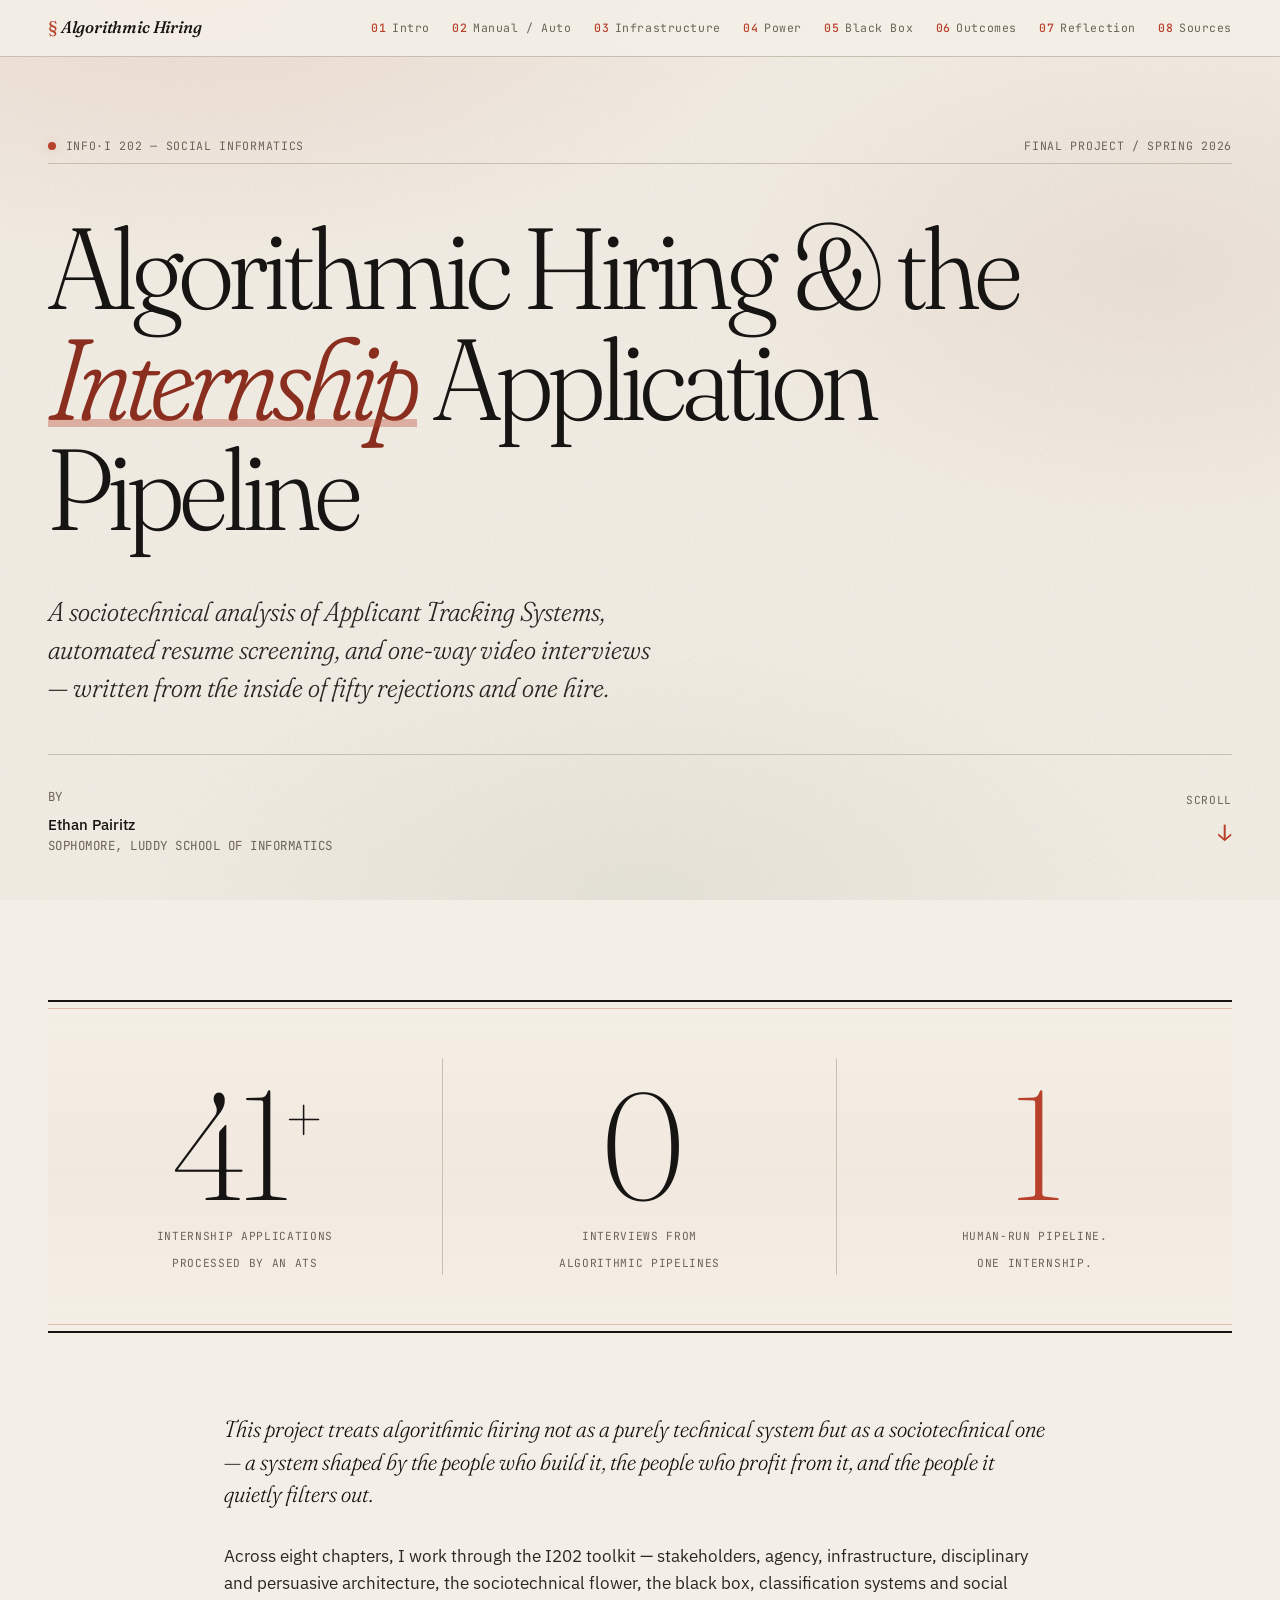
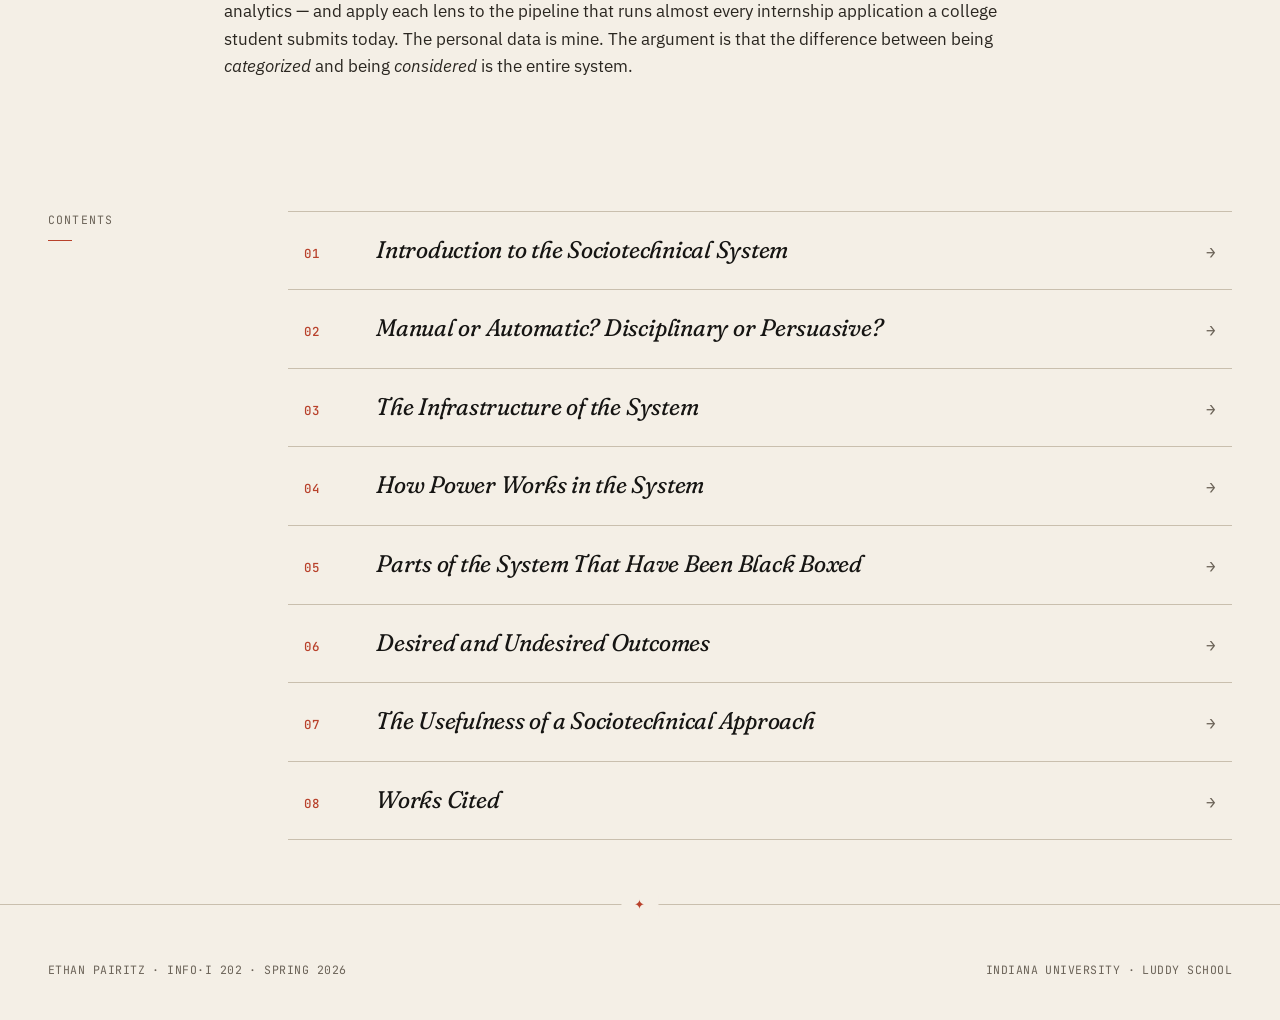
<file: index.html>
<!doctype html>
<html lang="en">
<head>
  <meta charset="utf-8" />
  <meta name="viewport" content="width=device-width, initial-scale=1" />
  <title>Algorithmic Hiring & the Internship Application Pipeline · Ethan Pairitz</title>
  <meta name="description" content="A sociotechnical analysis of Applicant Tracking Systems and one-way video interviews — INFO-I 202 final project, Spring 2026." />
  <link rel="stylesheet" href="assets/style.css" />
</head>
<body data-section="home">

  <div class="progress" aria-hidden="true"><div class="bar"></div></div>

  <nav class="nav">
    <div class="nav-inner">
      <a class="nav-brand" href="index.html"><span class="amp">§</span> Algorithmic Hiring</a>
      <ul class="nav-list">
        <li><a href="01-introduction.html"      data-section="01"><span class="num">01</span> Intro</a></li>
        <li><a href="02-manual-or-automatic.html" data-section="02"><span class="num">02</span> Manual / Auto</a></li>
        <li><a href="03-infrastructure.html"    data-section="03"><span class="num">03</span> Infrastructure</a></li>
        <li><a href="04-power.html"             data-section="04"><span class="num">04</span> Power</a></li>
        <li><a href="05-black-box.html"         data-section="05"><span class="num">05</span> Black Box</a></li>
        <li><a href="06-outcomes.html"          data-section="06"><span class="num">06</span> Outcomes</a></li>
        <li><a href="07-usefulness.html"        data-section="07"><span class="num">07</span> Reflection</a></li>
        <li><a href="08-works-cited.html"       data-section="08"><span class="num">08</span> Sources</a></li>
      </ul>
      <button class="nav-toggle" aria-label="Toggle navigation">Menu</button>
    </div>
  </nav>

  <main>
    <section class="hero">
      <div class="eyebrow-row reveal d1">
        <span><span class="accent"></span>INFO&middot;I 202 — Social Informatics</span>
        <span>Final Project / Spring 2026</span>
      </div>

      <h1 class="title reveal d2">
        Algorithmic Hiring &amp; the <em>Internship</em> Application Pipeline
      </h1>

      <p class="standfirst reveal d3">
        A sociotechnical analysis of Applicant Tracking Systems, automated resume
        screening, and one-way video interviews — written from the inside of fifty
        rejections and one hire.
      </p>

      <div class="author-block reveal d4">
        <div>
          By <strong>Ethan Pairitz</strong>
          <span>Sophomore, Luddy School of Informatics</span>
        </div>
        <div class="scroll-cue">
          Scroll
          <span class="arrow">↓</span>
        </div>
      </div>
    </section>

    <section class="counter-band fade-in" aria-label="Headline statistics">
      <div class="col">
        <span class="figure"><span data-count="50">0</span><span class="plus">+</span></span>
        <span class="caption">Internship applications<br/>processed by an ATS</span>
      </div>
      <div class="col">
        <span class="figure"><span data-count="0">0</span></span>
        <span class="caption">Interviews from<br/>algorithmic pipelines</span>
      </div>
      <div class="col accent">
        <span class="figure"><span data-count="1">0</span></span>
        <span class="caption">Human-run pipeline.<br/>One internship.</span>
      </div>
    </section>

    <section class="prose wide fade-in" style="padding-bottom:2rem;">
      <p class="lead">
        This project treats algorithmic hiring not as a purely technical system but
        as a sociotechnical one — a system shaped by the people who build it, the
        people who profit from it, and the people it quietly filters out.
      </p>

      <p>
        Across eight chapters, I work through the I202 toolkit — stakeholders,
        agency, infrastructure, disciplinary and persuasive architecture, the
        sociotechnical flower, the black box, classification systems and social
        analytics — and apply each lens to the pipeline that runs almost every
        internship application a college student submits today. The personal data
        is mine. The argument is that the difference between being
        <em>categorized</em> and being <em>considered</em> is the entire system.
      </p>
    </section>

    <section class="toc fade-in" aria-label="Table of contents">
      <div class="toc-label">Contents</div>
      <ol class="toc-list">
        <li><a href="01-introduction.html"><span class="num">01</span><span class="label">Introduction to the Sociotechnical System</span><span class="arrow">→</span></a></li>
        <li><a href="02-manual-or-automatic.html"><span class="num">02</span><span class="label">Manual or Automatic? Disciplinary or Persuasive?</span><span class="arrow">→</span></a></li>
        <li><a href="03-infrastructure.html"><span class="num">03</span><span class="label">The Infrastructure of the System</span><span class="arrow">→</span></a></li>
        <li><a href="04-power.html"><span class="num">04</span><span class="label">How Power Works in the System</span><span class="arrow">→</span></a></li>
        <li><a href="05-black-box.html"><span class="num">05</span><span class="label">Parts of the System That Have Been Black Boxed</span><span class="arrow">→</span></a></li>
        <li><a href="06-outcomes.html"><span class="num">06</span><span class="label">Desired and Undesired Outcomes</span><span class="arrow">→</span></a></li>
        <li><a href="07-usefulness.html"><span class="num">07</span><span class="label">The Usefulness of a Sociotechnical Approach</span><span class="arrow">→</span></a></li>
        <li><a href="08-works-cited.html"><span class="num">08</span><span class="label">Works Cited</span><span class="arrow">→</span></a></li>
      </ol>
    </section>
  </main>

  <footer>
    <span>Ethan Pairitz · INFO&middot;I 202 · Spring 2026</span>
    <span>Indiana University · Luddy School</span>
  </footer>

  <script src="assets/site.js"></script>
</body>
</html>
</file>
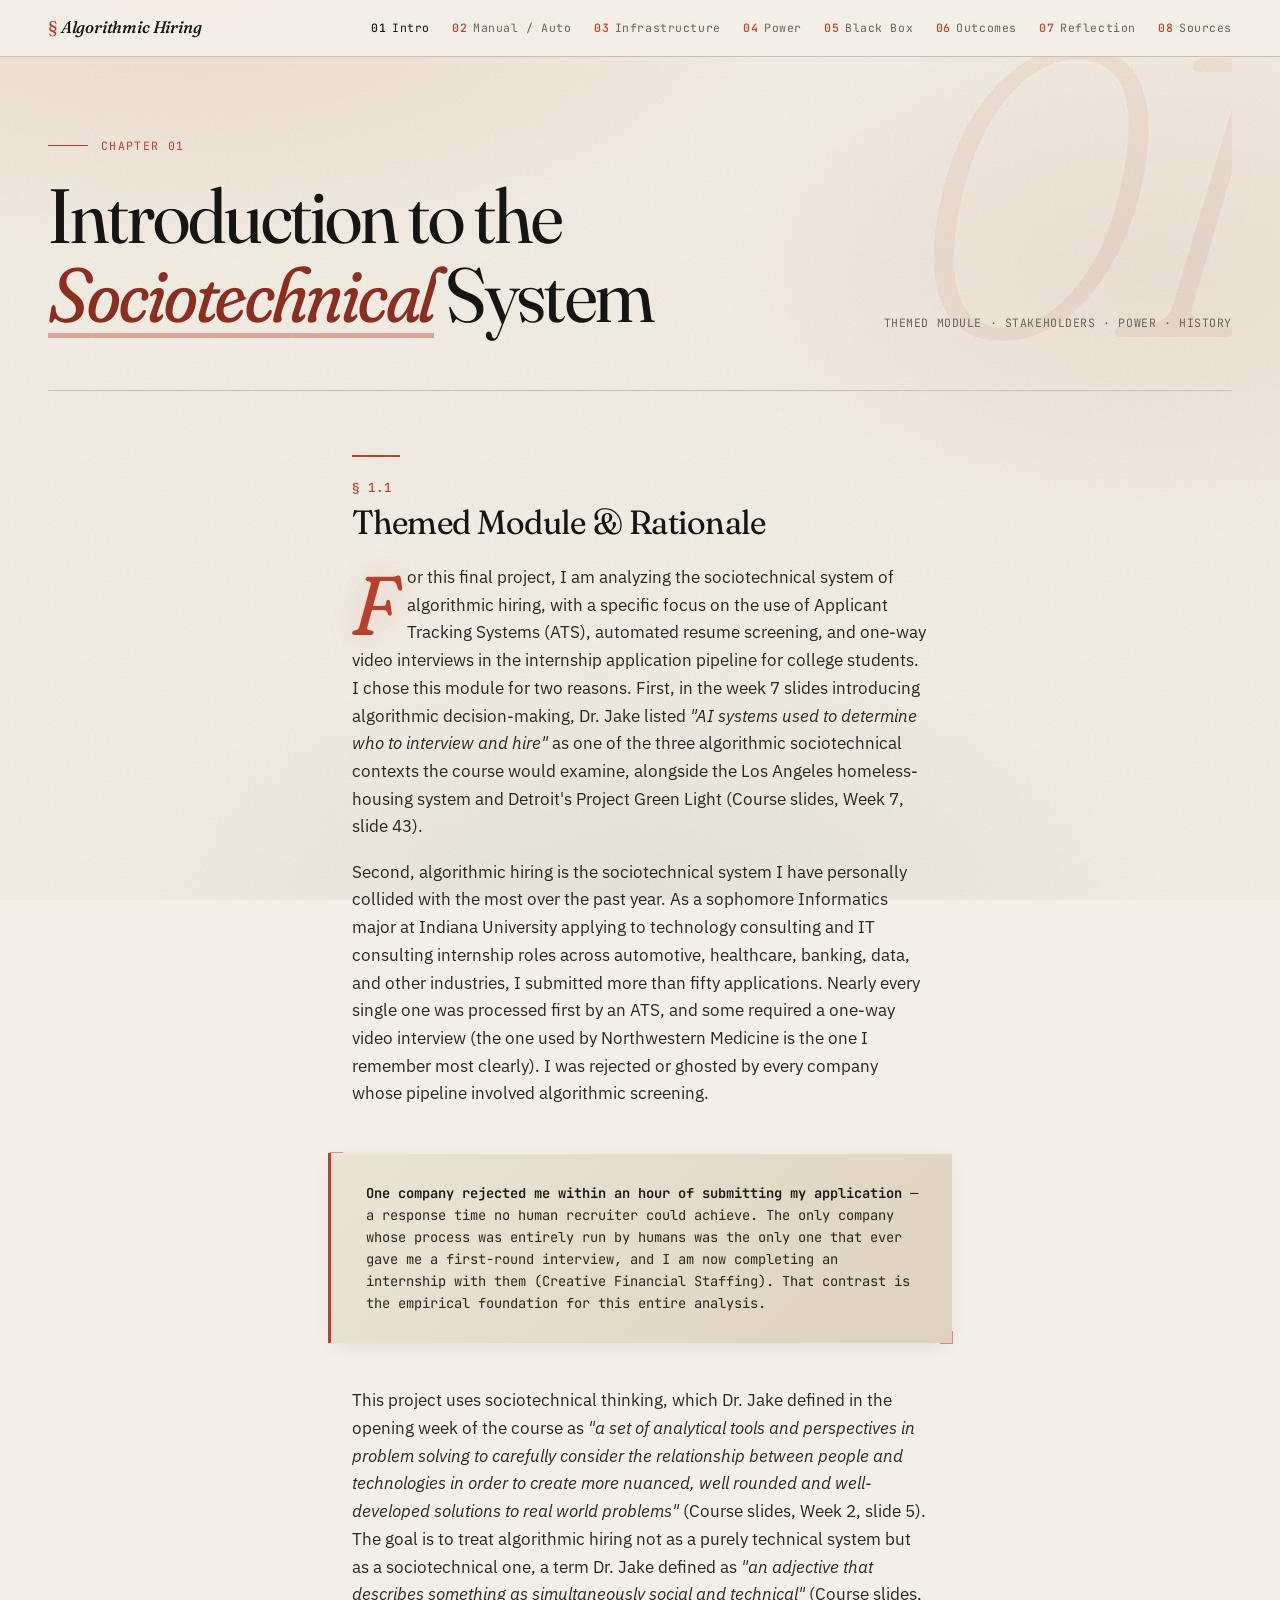
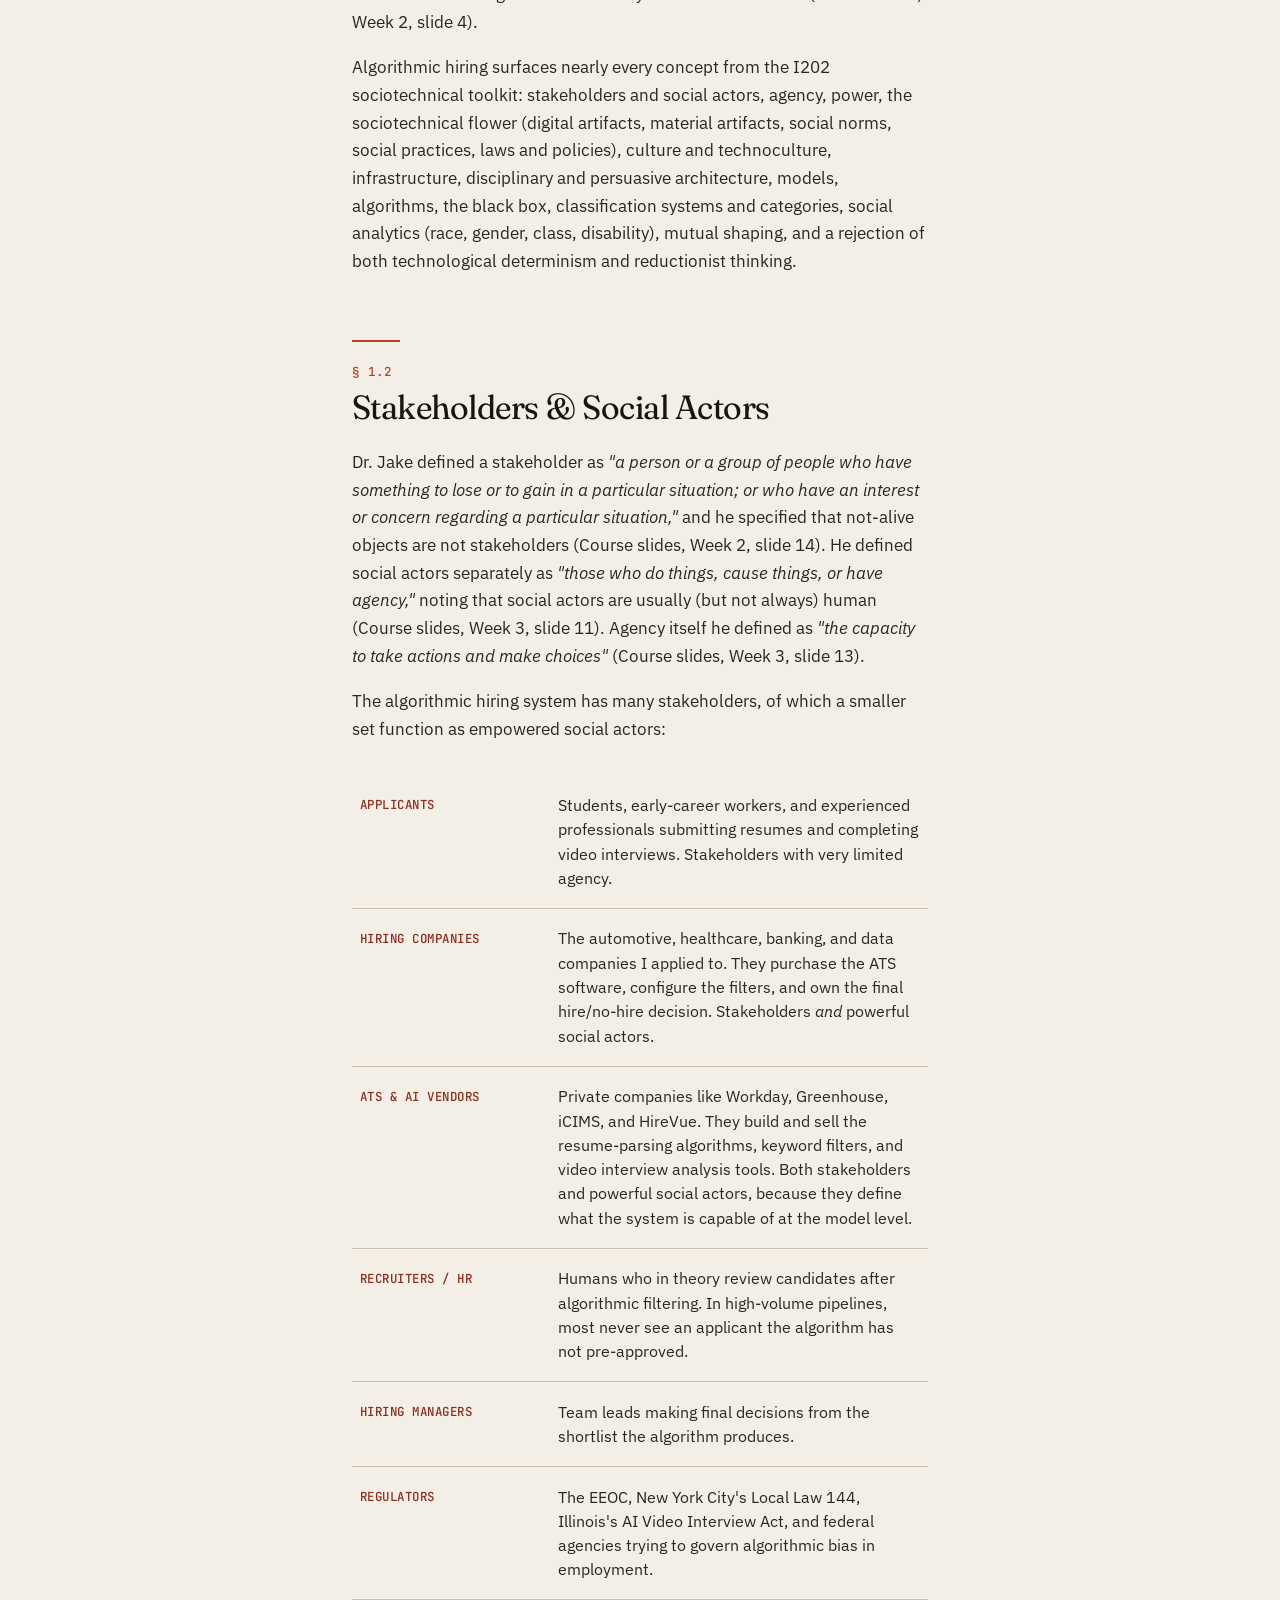
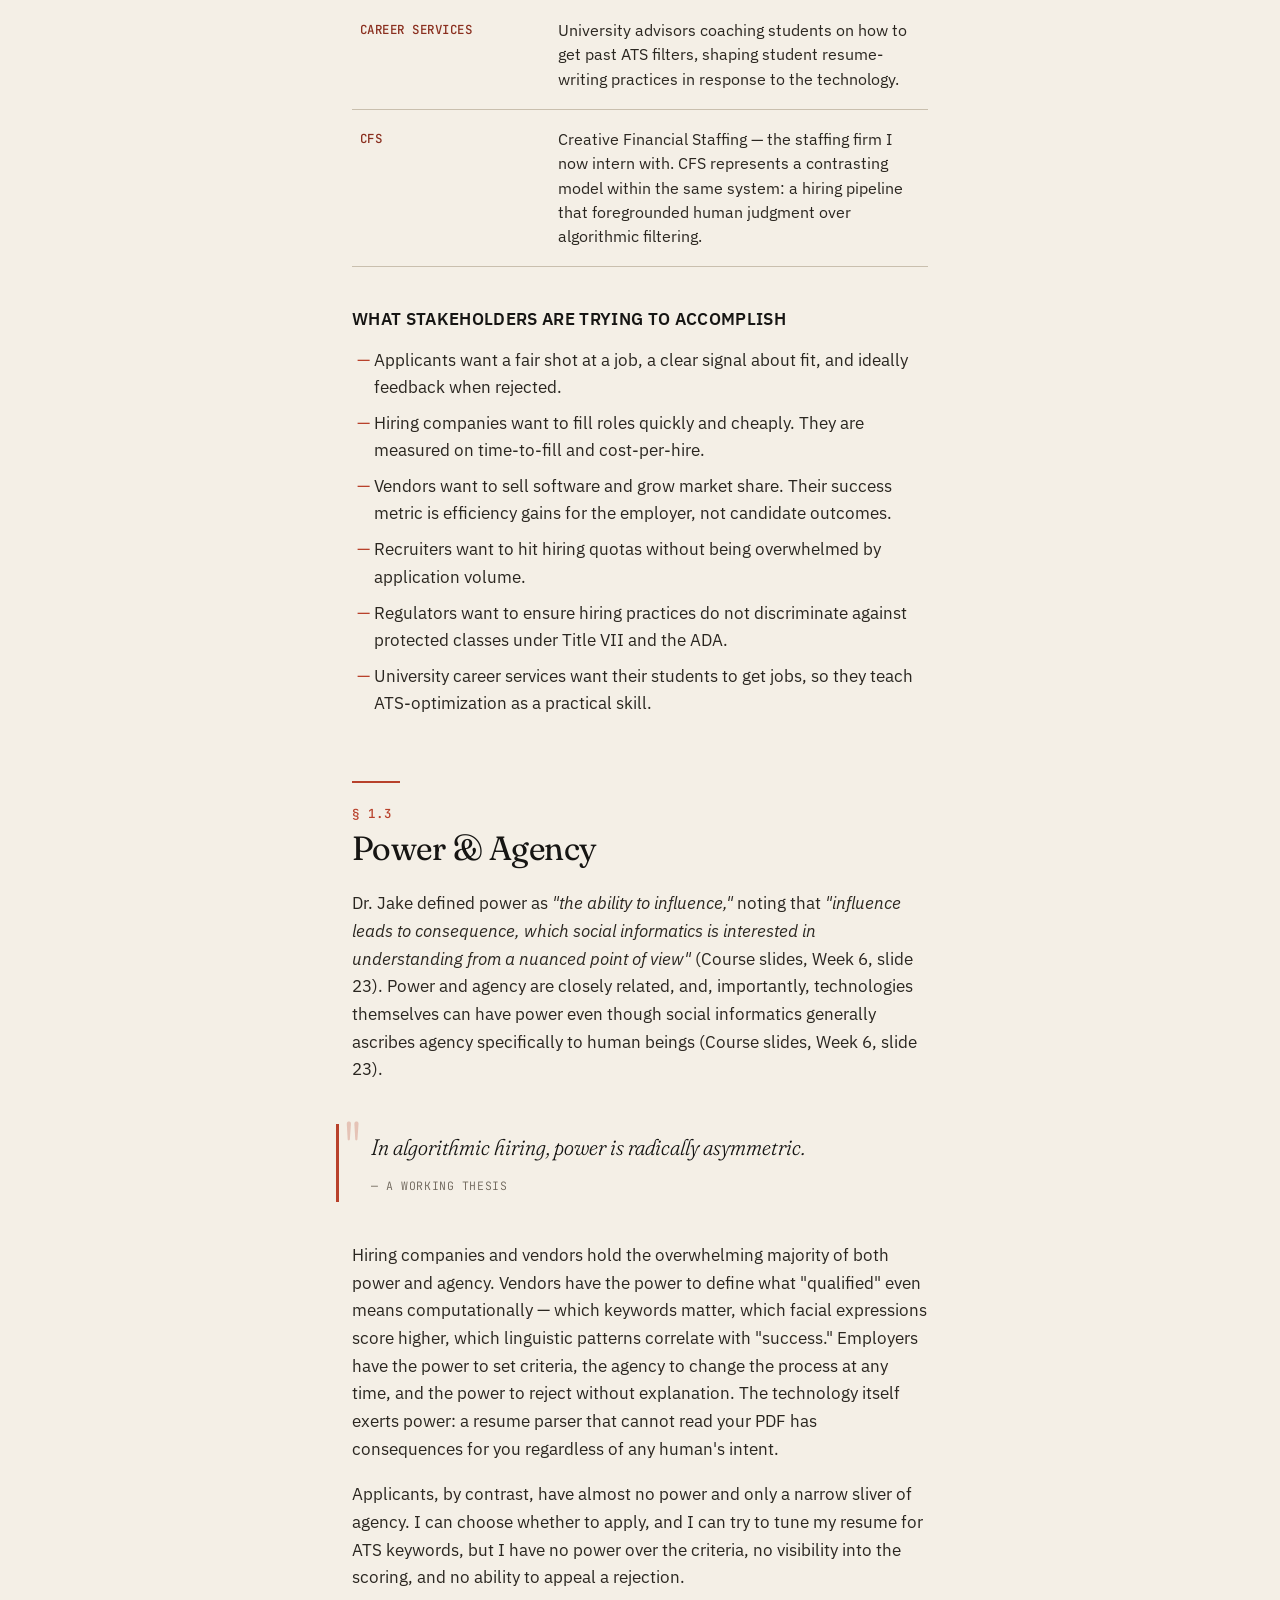
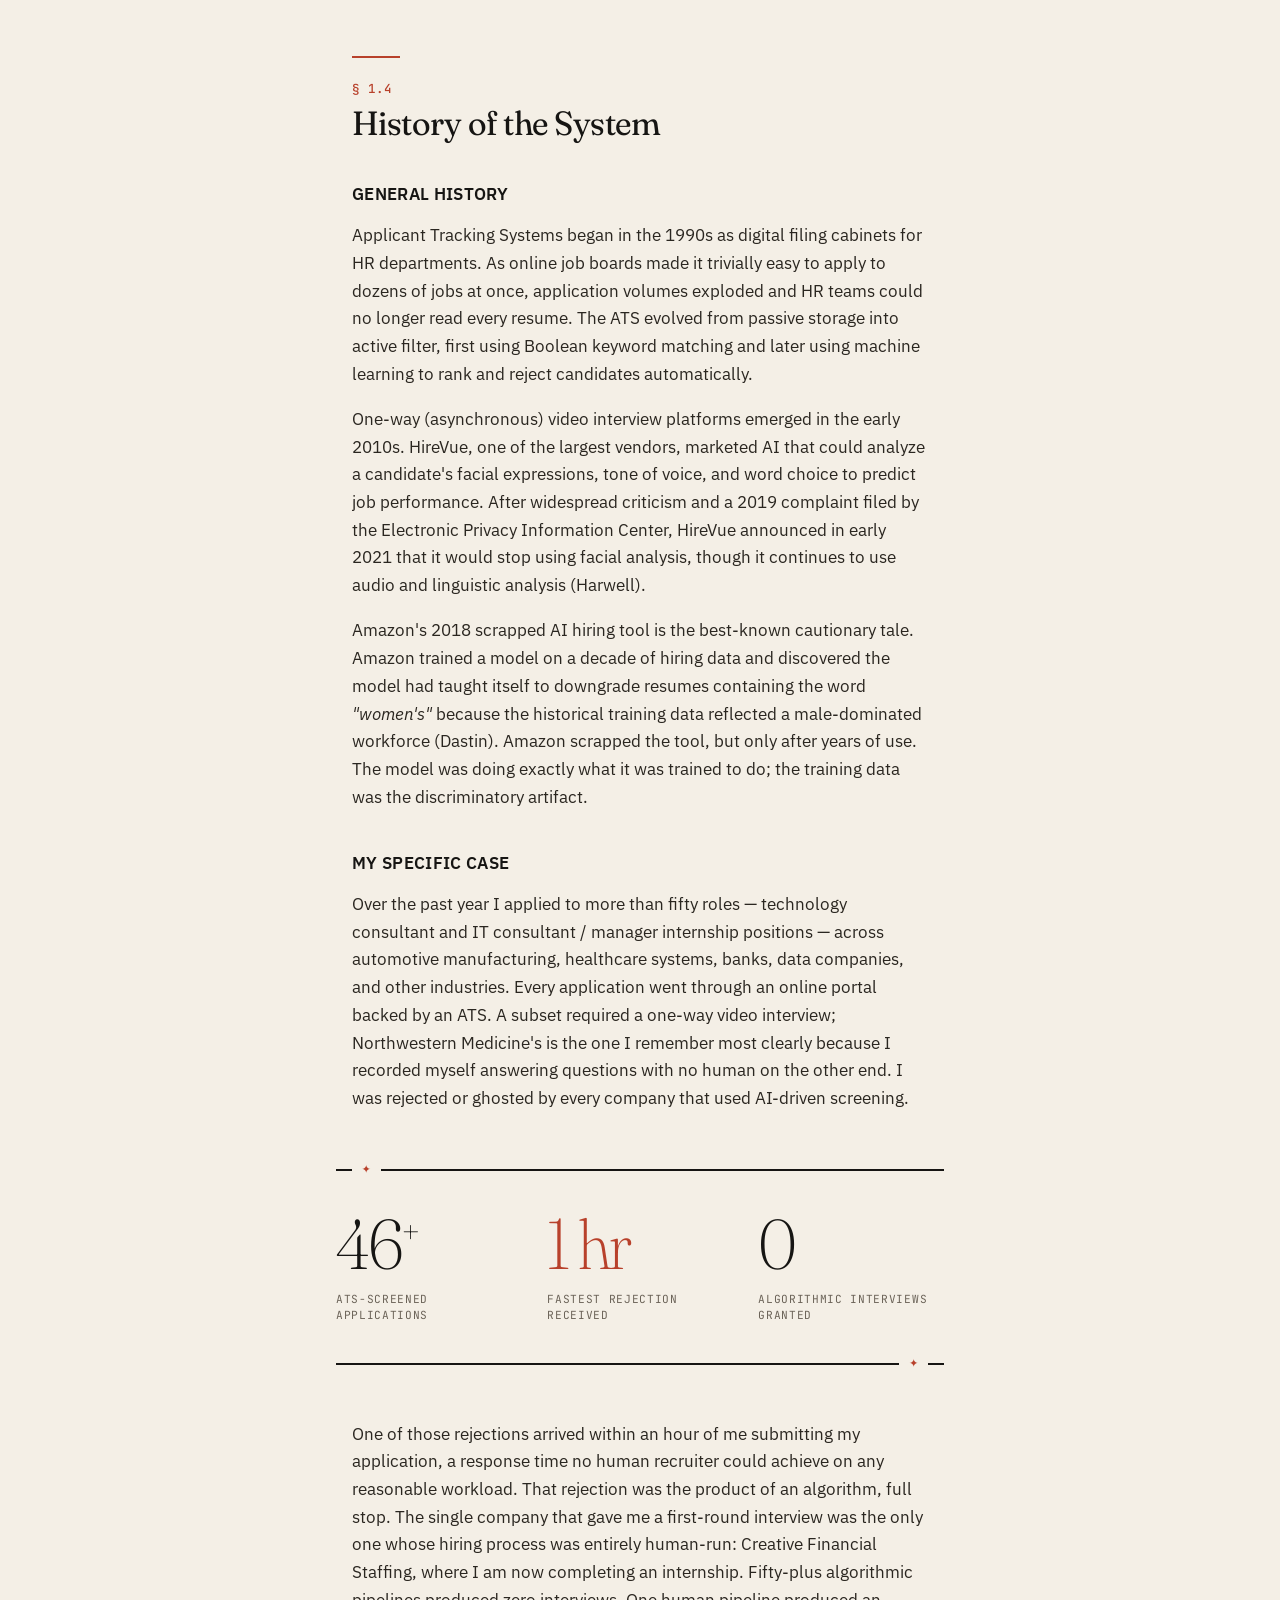
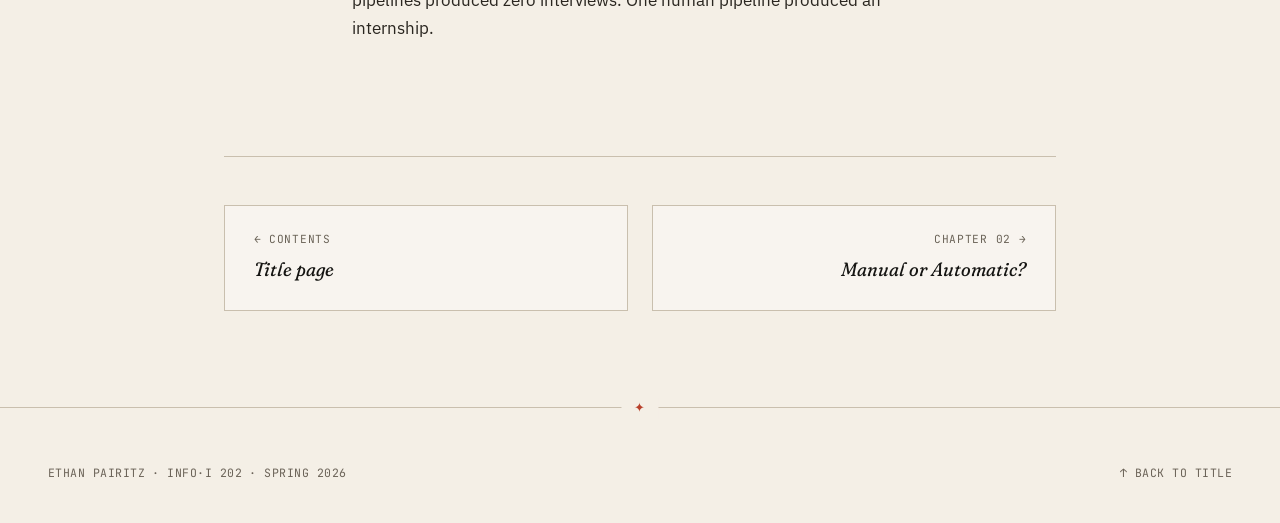
<file: 01-introduction.html>
<!doctype html>
<html lang="en">
<head>
  <meta charset="utf-8" />
  <meta name="viewport" content="width=device-width, initial-scale=1" />
  <title>01 · Introduction to the Sociotechnical System</title>
  <link rel="stylesheet" href="assets/style.css" />
</head>
<body data-section="01">

  <div class="progress" aria-hidden="true"><div class="bar"></div></div>

  <nav class="nav">
    <div class="nav-inner">
      <a class="nav-brand" href="index.html"><span class="amp">§</span> Algorithmic Hiring</a>
      <ul class="nav-list">
        <li><a href="01-introduction.html"      data-section="01"><span class="num">01</span> Intro</a></li>
        <li><a href="02-manual-or-automatic.html" data-section="02"><span class="num">02</span> Manual / Auto</a></li>
        <li><a href="03-infrastructure.html"    data-section="03"><span class="num">03</span> Infrastructure</a></li>
        <li><a href="04-power.html"             data-section="04"><span class="num">04</span> Power</a></li>
        <li><a href="05-black-box.html"         data-section="05"><span class="num">05</span> Black Box</a></li>
        <li><a href="06-outcomes.html"          data-section="06"><span class="num">06</span> Outcomes</a></li>
        <li><a href="07-usefulness.html"        data-section="07"><span class="num">07</span> Reflection</a></li>
        <li><a href="08-works-cited.html"       data-section="08"><span class="num">08</span> Sources</a></li>
      </ul>
      <button class="nav-toggle" aria-label="Toggle navigation">Menu</button>
    </div>
  </nav>

  <main>
    <header class="page-header">
      <span class="watermark" aria-hidden="true">01</span>
      <div>
        <div class="eyebrow reveal d1">Chapter 01</div>
        <h1 class="reveal d2">Introduction to the <em>Sociotechnical</em> System</h1>
      </div>
      <div class="meta-block reveal d3">
                Themed module · Stakeholders · Power · History
      </div>
    </header>

    <article class="prose">
      <h2><span class="num">§ 1.1</span>Themed Module &amp; Rationale</h2>

      <p class="dropcap">
        For this final project, I am analyzing the sociotechnical system of
        algorithmic hiring, with a specific focus on the use of Applicant
        Tracking Systems (ATS), automated resume screening, and one-way video
        interviews in the internship application pipeline for college students.
        I chose this module for two reasons. First, in the week 7 slides
        introducing algorithmic decision-making, Dr. Jake listed
        <em>"AI systems used to determine who to interview and hire"</em> as one
        of the three algorithmic sociotechnical contexts the course would
        examine, alongside the Los Angeles homeless-housing system and Detroit's
        Project Green Light (Course slides, Week 7, slide 43).
      </p>

      <p>
        Second, algorithmic hiring is the sociotechnical system I have personally
        collided with the most over the past year. As a sophomore Informatics
        major at Indiana University applying to technology consulting and IT
        consulting internship roles across automotive, healthcare, banking, data,
        and other industries, I submitted more than fifty applications. Nearly
        every single one was processed first by an ATS, and some required a
        one-way video interview (the one used by Northwestern Medicine is the one
        I remember most clearly). I was rejected or ghosted by every company
        whose pipeline involved algorithmic screening.
      </p>

      <div class="callout fade-in">
        <strong>One company rejected me within an hour of submitting my application</strong>
        — a response time no human recruiter could achieve. The only company whose
        process was entirely run by humans was the only one that ever gave me a
        first-round interview, and I am now completing an internship with them
        (Creative Financial Staffing). That contrast is the empirical foundation
        for this entire analysis.
      </div>

      <p>
        This project uses sociotechnical thinking, which Dr. Jake defined in the
        opening week of the course as <em>"a set of analytical tools and
        perspectives in problem solving to carefully consider the relationship
        between people and technologies in order to create more nuanced, well
        rounded and well-developed solutions to real world problems"</em>
        (Course slides, Week 2, slide 5). The goal is to treat algorithmic
        hiring not as a purely technical system but as a sociotechnical one,
        a term Dr. Jake defined as <em>"an adjective that describes something
        as simultaneously social and technical"</em>
        (Course slides, Week 2, slide 4).
      </p>

      <p>
        Algorithmic hiring surfaces nearly every concept from the I202
        sociotechnical toolkit: stakeholders and social actors, agency, power,
        the sociotechnical flower (digital artifacts, material artifacts, social
        norms, social practices, laws and policies), culture and technoculture,
        infrastructure, disciplinary and persuasive architecture, models,
        algorithms, the black box, classification systems and categories, social
        analytics (race, gender, class, disability), mutual shaping, and a
        rejection of both technological determinism and reductionist thinking.
      </p>

      <h2><span class="num">§ 1.2</span>Stakeholders &amp; Social Actors</h2>

      <p>
        Dr. Jake defined a stakeholder as <em>"a person or a group of people who
        have something to lose or to gain in a particular situation; or who have
        an interest or concern regarding a particular situation,"</em> and he
        specified that not-alive objects are not stakeholders
        (Course slides, Week 2, slide 14). He defined social actors separately
        as <em>"those who do things, cause things, or have agency,"</em> noting
        that social actors are usually (but not always) human
        (Course slides, Week 3, slide 11). Agency itself he defined as
        <em>"the capacity to take actions and make choices"</em>
        (Course slides, Week 3, slide 13).
      </p>

      <p>
        The algorithmic hiring system has many stakeholders, of which a smaller
        set function as empowered social actors:
      </p>

      <dl class="deflist fade-in">
        <div class="item"><dt>Applicants</dt><dd>Students, early-career workers, and experienced professionals submitting resumes and completing video interviews. Stakeholders with very limited agency.</dd></div>
        <div class="item"><dt>Hiring Companies</dt><dd>The automotive, healthcare, banking, and data companies I applied to. They purchase the ATS software, configure the filters, and own the final hire/no-hire decision. Stakeholders <em>and</em> powerful social actors.</dd></div>
        <div class="item"><dt>ATS &amp; AI Vendors</dt><dd>Private companies like Workday, Greenhouse, iCIMS, and HireVue. They build and sell the resume-parsing algorithms, keyword filters, and video interview analysis tools. Both stakeholders and powerful social actors, because they define what the system is capable of at the model level.</dd></div>
        <div class="item"><dt>Recruiters / HR</dt><dd>Humans who in theory review candidates after algorithmic filtering. In high-volume pipelines, most never see an applicant the algorithm has not pre-approved.</dd></div>
        <div class="item"><dt>Hiring Managers</dt><dd>Team leads making final decisions from the shortlist the algorithm produces.</dd></div>
        <div class="item"><dt>Regulators</dt><dd>The EEOC, New York City's Local Law 144, Illinois's AI Video Interview Act, and federal agencies trying to govern algorithmic bias in employment.</dd></div>
        <div class="item"><dt>Career Services</dt><dd>University advisors coaching students on how to get past ATS filters, shaping student resume-writing practices in response to the technology.</dd></div>
        <div class="item"><dt>CFS</dt><dd>Creative Financial Staffing — the staffing firm I now intern with. CFS represents a contrasting model within the same system: a hiring pipeline that foregrounded human judgment over algorithmic filtering.</dd></div>
      </dl>

      <h3>What stakeholders are trying to accomplish</h3>
      <ul>
        <li>Applicants want a fair shot at a job, a clear signal about fit, and ideally feedback when rejected.</li>
        <li>Hiring companies want to fill roles quickly and cheaply. They are measured on time-to-fill and cost-per-hire.</li>
        <li>Vendors want to sell software and grow market share. Their success metric is efficiency gains for the employer, not candidate outcomes.</li>
        <li>Recruiters want to hit hiring quotas without being overwhelmed by application volume.</li>
        <li>Regulators want to ensure hiring practices do not discriminate against protected classes under Title VII and the ADA.</li>
        <li>University career services want their students to get jobs, so they teach ATS-optimization as a practical skill.</li>
      </ul>

      <h2><span class="num">§ 1.3</span>Power &amp; Agency</h2>

      <p>
        Dr. Jake defined power as <em>"the ability to influence,"</em> noting
        that <em>"influence leads to consequence, which social informatics is
        interested in understanding from a nuanced point of view"</em>
        (Course slides, Week 6, slide 23). Power and agency are closely related,
        and, importantly, technologies themselves can have power even though
        social informatics generally ascribes agency specifically to human
        beings (Course slides, Week 6, slide 23).
      </p>

      <blockquote class="fade-in">
        In algorithmic hiring, power is radically asymmetric.
        <cite>— A working thesis</cite>
      </blockquote>

      <p>
        Hiring companies and vendors hold the overwhelming majority of both
        power and agency. Vendors have the power to define what "qualified"
        even means computationally — which keywords matter, which facial
        expressions score higher, which linguistic patterns correlate with
        "success." Employers have the power to set criteria, the agency to
        change the process at any time, and the power to reject without
        explanation. The technology itself exerts power: a resume parser that
        cannot read your PDF has consequences for you regardless of any human's
        intent.
      </p>

      <p>
        Applicants, by contrast, have almost no power and only a narrow sliver
        of agency. I can choose whether to apply, and I can try to tune my
        resume for ATS keywords, but I have no power over the criteria, no
        visibility into the scoring, and no ability to appeal a rejection.
      </p>

      <h2><span class="num">§ 1.4</span>History of the System</h2>

      <h3>General history</h3>
      <p>
        Applicant Tracking Systems began in the 1990s as digital filing cabinets
        for HR departments. As online job boards made it trivially easy to apply
        to dozens of jobs at once, application volumes exploded and HR teams
        could no longer read every resume. The ATS evolved from passive storage
        into active filter, first using Boolean keyword matching and later using
        machine learning to rank and reject candidates automatically.
      </p>

      <p>
        One-way (asynchronous) video interview platforms emerged in the early
        2010s. HireVue, one of the largest vendors, marketed AI that could
        analyze a candidate's facial expressions, tone of voice, and word choice
        to predict job performance. After widespread criticism and a 2019
        complaint filed by the Electronic Privacy Information Center, HireVue
        announced in early 2021 that it would stop using facial analysis, though
        it continues to use audio and linguistic analysis (Harwell).
      </p>

      <p>
        Amazon's 2018 scrapped AI hiring tool is the best-known cautionary tale.
        Amazon trained a model on a decade of hiring data and discovered the
        model had taught itself to downgrade resumes containing the word
        <em>"women's"</em> because the historical training data reflected a
        male-dominated workforce (Dastin). Amazon scrapped the tool, but only
        after years of use. The model was doing exactly what it was trained to
        do; the training data was the discriminatory artifact.
      </p>

      <h3>My specific case</h3>

      <p>
        Over the past year I applied to more than fifty roles — technology
        consultant and IT consultant / manager internship positions — across
        automotive manufacturing, healthcare systems, banks, data companies, and
        other industries. Every application went through an online portal backed
        by an ATS. A subset required a one-way video interview; Northwestern
        Medicine's is the one I remember most clearly because I recorded myself
        answering questions with no human on the other end. I was rejected or
        ghosted by every company that used AI-driven screening.
      </p>

      <div class="stat-row fade-in">
        <div class="stat">
          <div class="num"><span data-count="50">0</span><span style="font-size:0.55em;vertical-align:super;">+</span></div>
          <div class="label">ATS-screened applications</div>
        </div>
        <div class="stat">
          <div class="num accent">1 hr</div>
          <div class="label">Fastest rejection received</div>
        </div>
        <div class="stat">
          <div class="num"><span data-count="0">0</span></div>
          <div class="label">Algorithmic interviews granted</div>
        </div>
      </div>

      <p>
        One of those rejections arrived within an hour of me submitting my
        application, a response time no human recruiter could achieve on any
        reasonable workload. That rejection was the product of an algorithm,
        full stop. The single company that gave me a first-round interview was
        the only one whose hiring process was entirely human-run: Creative
        Financial Staffing, where I am now completing an internship.
        Fifty-plus algorithmic pipelines produced zero interviews. One human
        pipeline produced an internship.
      </p>
    </article>

    <nav class="pager" aria-label="Section navigation">
      <a href="index.html" class="prev">
        <span class="dir">← Contents</span>
        <span class="title">Title page</span>
      </a>
      <a href="02-manual-or-automatic.html" class="next">
        <span class="dir">Chapter 02 →</span>
        <span class="title">Manual or Automatic?</span>
      </a>
    </nav>
  </main>

  <footer>
    <span>Ethan Pairitz · INFO&middot;I 202 · Spring 2026</span>
    <span><a href="index.html">↑ Back to title</a></span>
  </footer>

  <script src="assets/site.js"></script>
</body>
</html>
</file>
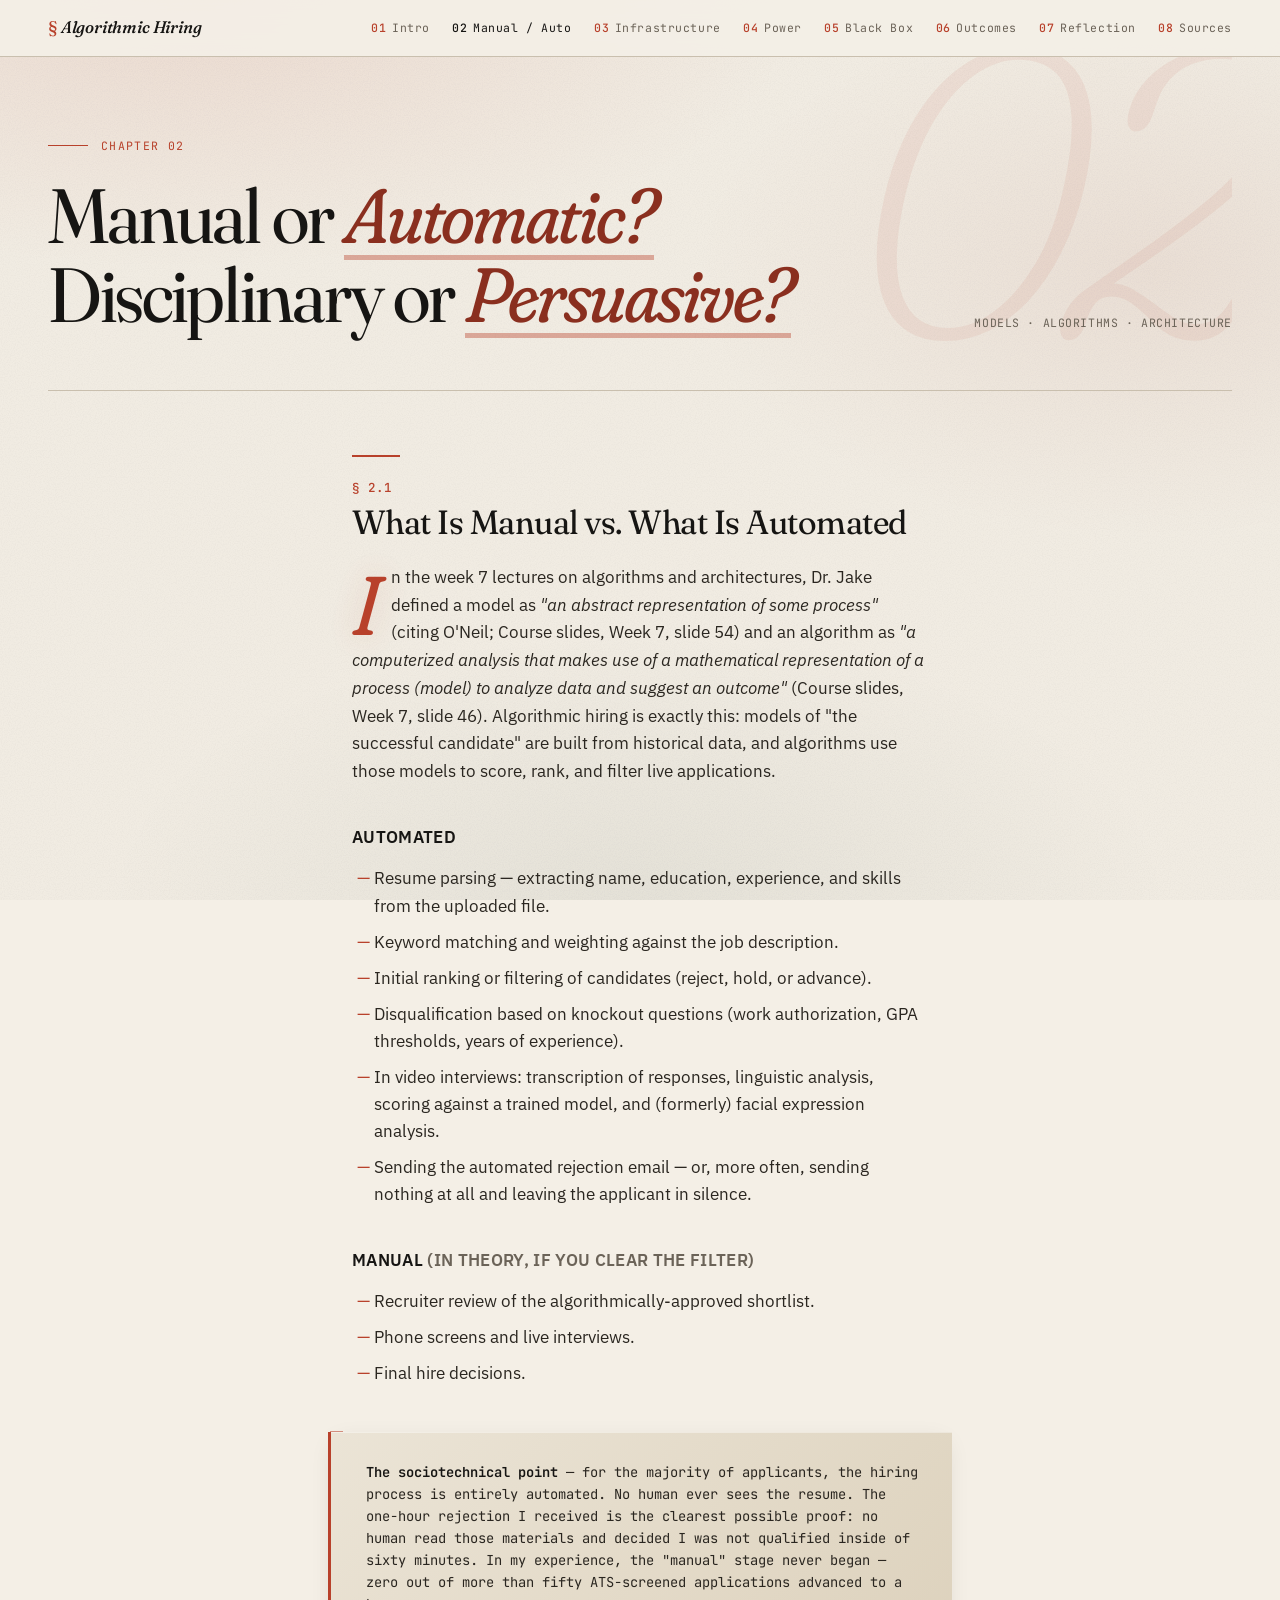
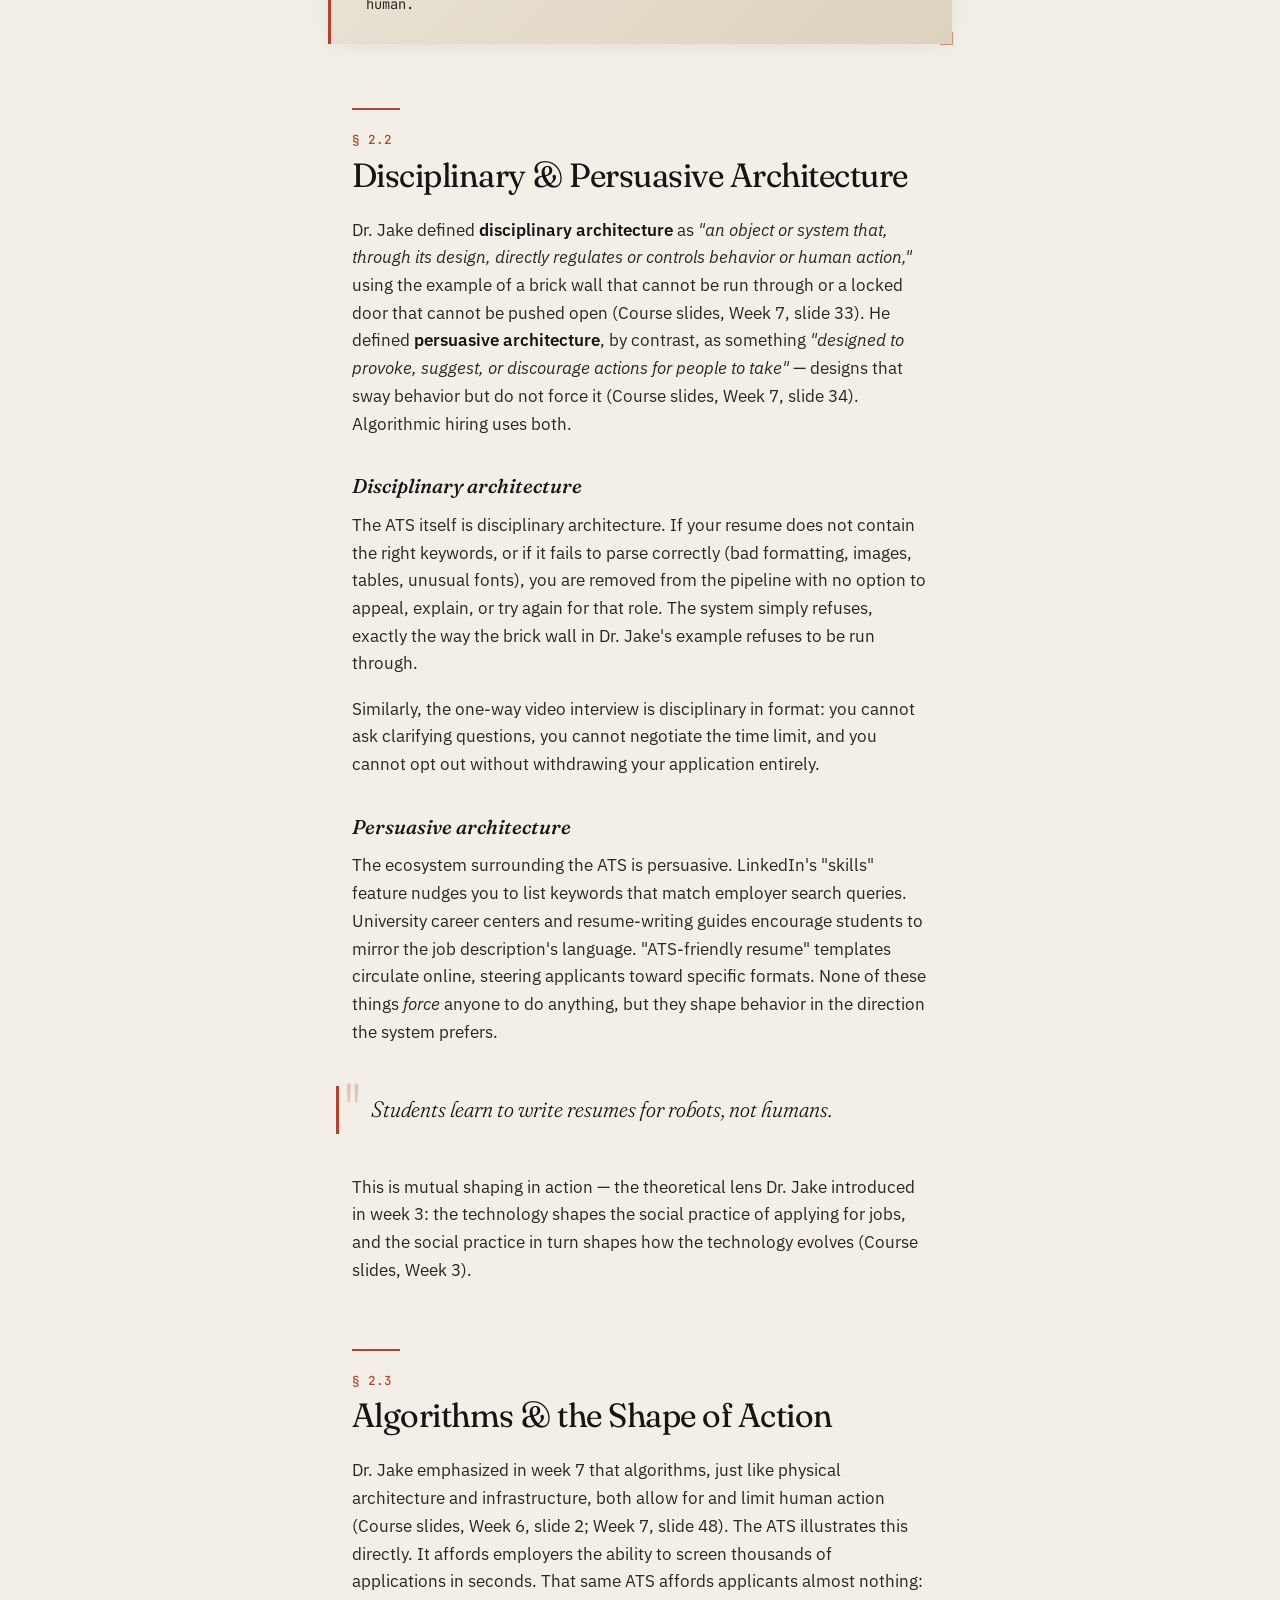
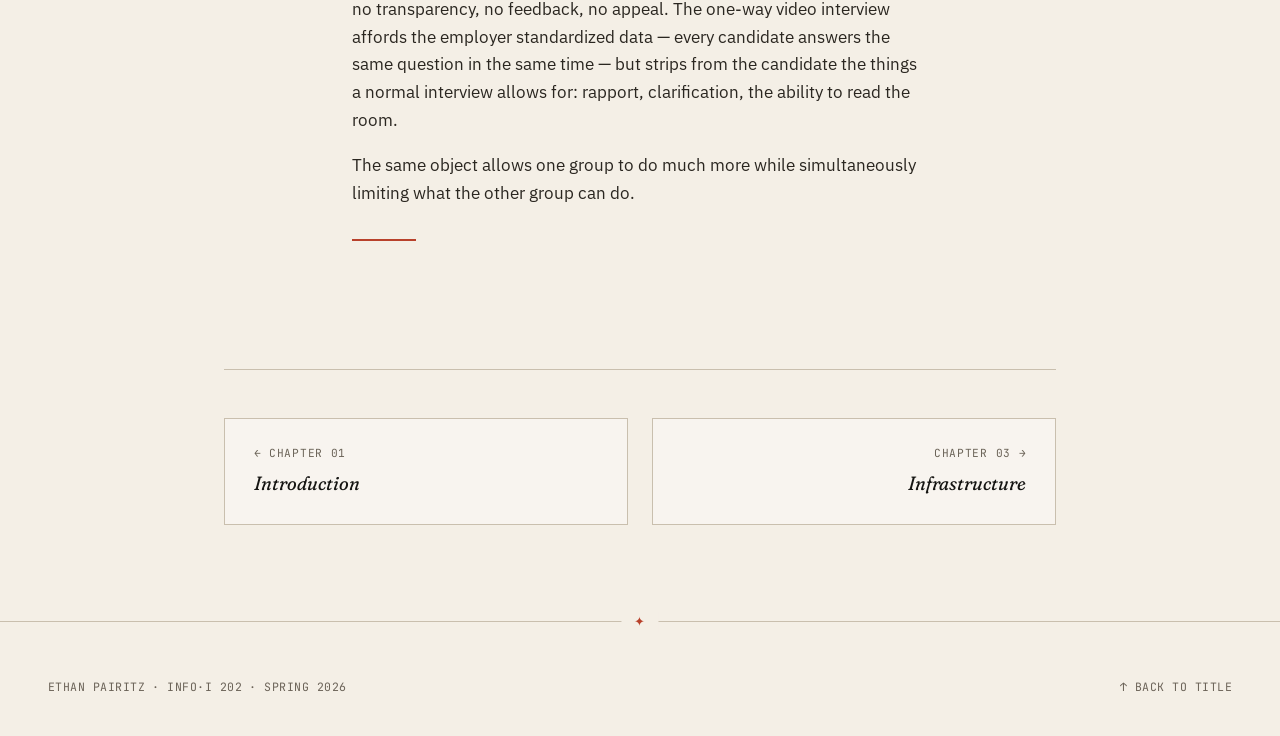
<file: 02-manual-or-automatic.html>
<!doctype html>
<html lang="en">
<head>
  <meta charset="utf-8" />
  <meta name="viewport" content="width=device-width, initial-scale=1" />
  <title>02 · Manual or Automatic? Disciplinary or Persuasive?</title>
  <link rel="stylesheet" href="assets/style.css" />
</head>
<body data-section="02">

  <div class="progress" aria-hidden="true"><div class="bar"></div></div>

  <nav class="nav">
    <div class="nav-inner">
      <a class="nav-brand" href="index.html"><span class="amp">§</span> Algorithmic Hiring</a>
      <ul class="nav-list">
        <li><a href="01-introduction.html"      data-section="01"><span class="num">01</span> Intro</a></li>
        <li><a href="02-manual-or-automatic.html" data-section="02"><span class="num">02</span> Manual / Auto</a></li>
        <li><a href="03-infrastructure.html"    data-section="03"><span class="num">03</span> Infrastructure</a></li>
        <li><a href="04-power.html"             data-section="04"><span class="num">04</span> Power</a></li>
        <li><a href="05-black-box.html"         data-section="05"><span class="num">05</span> Black Box</a></li>
        <li><a href="06-outcomes.html"          data-section="06"><span class="num">06</span> Outcomes</a></li>
        <li><a href="07-usefulness.html"        data-section="07"><span class="num">07</span> Reflection</a></li>
        <li><a href="08-works-cited.html"       data-section="08"><span class="num">08</span> Sources</a></li>
      </ul>
      <button class="nav-toggle" aria-label="Toggle navigation">Menu</button>
    </div>
  </nav>

  <main>
    <header class="page-header">
      <span class="watermark" aria-hidden="true">02</span>
      <div>
        <div class="eyebrow reveal d1">Chapter 02</div>
        <h1 class="reveal d2">Manual or <em>Automatic?</em><br/>Disciplinary or <em>Persuasive?</em></h1>
      </div>
      <div class="meta-block reveal d3">
                Models · Algorithms · Architecture
      </div>
    </header>

    <article class="prose">
      <h2><span class="num">§ 2.1</span>What Is Manual vs. What Is Automated</h2>

      <p class="dropcap">
        In the week 7 lectures on algorithms and architectures, Dr. Jake defined
        a model as <em>"an abstract representation of some process"</em>
        (citing O'Neil; Course slides, Week 7, slide 54) and an algorithm as
        <em>"a computerized analysis that makes use of a mathematical
        representation of a process (model) to analyze data and suggest an
        outcome"</em> (Course slides, Week 7, slide 46). Algorithmic hiring is
        exactly this: models of "the successful candidate" are built from
        historical data, and algorithms use those models to score, rank, and
        filter live applications.
      </p>

      <h3>Automated</h3>
      <ul>
        <li>Resume parsing — extracting name, education, experience, and skills from the uploaded file.</li>
        <li>Keyword matching and weighting against the job description.</li>
        <li>Initial ranking or filtering of candidates (reject, hold, or advance).</li>
        <li>Disqualification based on knockout questions (work authorization, GPA thresholds, years of experience).</li>
        <li>In video interviews: transcription of responses, linguistic analysis, scoring against a trained model, and (formerly) facial expression analysis.</li>
        <li>Sending the automated rejection email — or, more often, sending nothing at all and leaving the applicant in silence.</li>
      </ul>

      <h3>Manual <span class="subtle">(in theory, if you clear the filter)</span></h3>
      <ul>
        <li>Recruiter review of the algorithmically-approved shortlist.</li>
        <li>Phone screens and live interviews.</li>
        <li>Final hire decisions.</li>
      </ul>

      <div class="callout fade-in">
        <strong>The sociotechnical point</strong> — for the majority of applicants, the hiring
        process is entirely automated. No human ever sees the resume. The
        one-hour rejection I received is the clearest possible proof: no human
        read those materials and decided I was not qualified inside of sixty
        minutes. In my experience, the "manual" stage never began — zero out of
        more than fifty ATS-screened applications advanced to a human.
      </div>

      <h2><span class="num">§ 2.2</span>Disciplinary &amp; Persuasive Architecture</h2>

      <p>
        Dr. Jake defined <strong>disciplinary architecture</strong> as
        <em>"an object or system that, through its design, directly regulates or
        controls behavior or human action,"</em> using the example of a brick
        wall that cannot be run through or a locked door that cannot be pushed
        open (Course slides, Week 7, slide 33). He defined
        <strong>persuasive architecture</strong>, by contrast, as something
        <em>"designed to provoke, suggest, or discourage actions for people to
        take"</em> — designs that sway behavior but do not force it
        (Course slides, Week 7, slide 34). Algorithmic hiring uses both.
      </p>

      <h4>Disciplinary architecture</h4>

      <p>
        The ATS itself is disciplinary architecture. If your resume does not
        contain the right keywords, or if it fails to parse correctly (bad
        formatting, images, tables, unusual fonts), you are removed from the
        pipeline with no option to appeal, explain, or try again for that role.
        The system simply refuses, exactly the way the brick wall in Dr. Jake's
        example refuses to be run through.
      </p>

      <p>
        Similarly, the one-way video interview is disciplinary in format: you
        cannot ask clarifying questions, you cannot negotiate the time limit,
        and you cannot opt out without withdrawing your application entirely.
      </p>

      <h4>Persuasive architecture</h4>

      <p>
        The ecosystem surrounding the ATS is persuasive. LinkedIn's "skills"
        feature nudges you to list keywords that match employer search queries.
        University career centers and resume-writing guides encourage students
        to mirror the job description's language. "ATS-friendly resume"
        templates circulate online, steering applicants toward specific
        formats. None of these things <em>force</em> anyone to do anything, but
        they shape behavior in the direction the system prefers.
      </p>

      <blockquote class="fade-in">
        Students learn to write resumes for robots, not humans.
      </blockquote>

      <p>
        This is mutual shaping in action — the theoretical lens Dr. Jake
        introduced in week 3: the technology shapes the social practice of
        applying for jobs, and the social practice in turn shapes how the
        technology evolves (Course slides, Week 3).
      </p>

      <h2><span class="num">§ 2.3</span>Algorithms &amp; the Shape of Action</h2>

      <p>
        Dr. Jake emphasized in week 7 that algorithms, just like physical
        architecture and infrastructure, both allow for and limit human action
        (Course slides, Week 6, slide 2; Week 7, slide 48). The ATS illustrates
        this directly. It affords employers the ability to screen thousands of
        applications in seconds. That same ATS affords applicants almost
        nothing: no transparency, no feedback, no appeal. The one-way video
        interview affords the employer standardized data — every candidate
        answers the same question in the same time — but strips from the
        candidate the things a normal interview allows for: rapport,
        clarification, the ability to read the room.
      </p>

      <p>
        The same object allows one group to do much more while simultaneously
        limiting what the other group can do.
      </p>

      <span class="rule short"></span>
    </article>

    <nav class="pager" aria-label="Section navigation">
      <a href="01-introduction.html" class="prev">
        <span class="dir">← Chapter 01</span>
        <span class="title">Introduction</span>
      </a>
      <a href="03-infrastructure.html" class="next">
        <span class="dir">Chapter 03 →</span>
        <span class="title">Infrastructure</span>
      </a>
    </nav>
  </main>

  <footer>
    <span>Ethan Pairitz · INFO&middot;I 202 · Spring 2026</span>
    <span><a href="index.html">↑ Back to title</a></span>
  </footer>

  <script src="assets/site.js"></script>
</body>
</html>
</file>
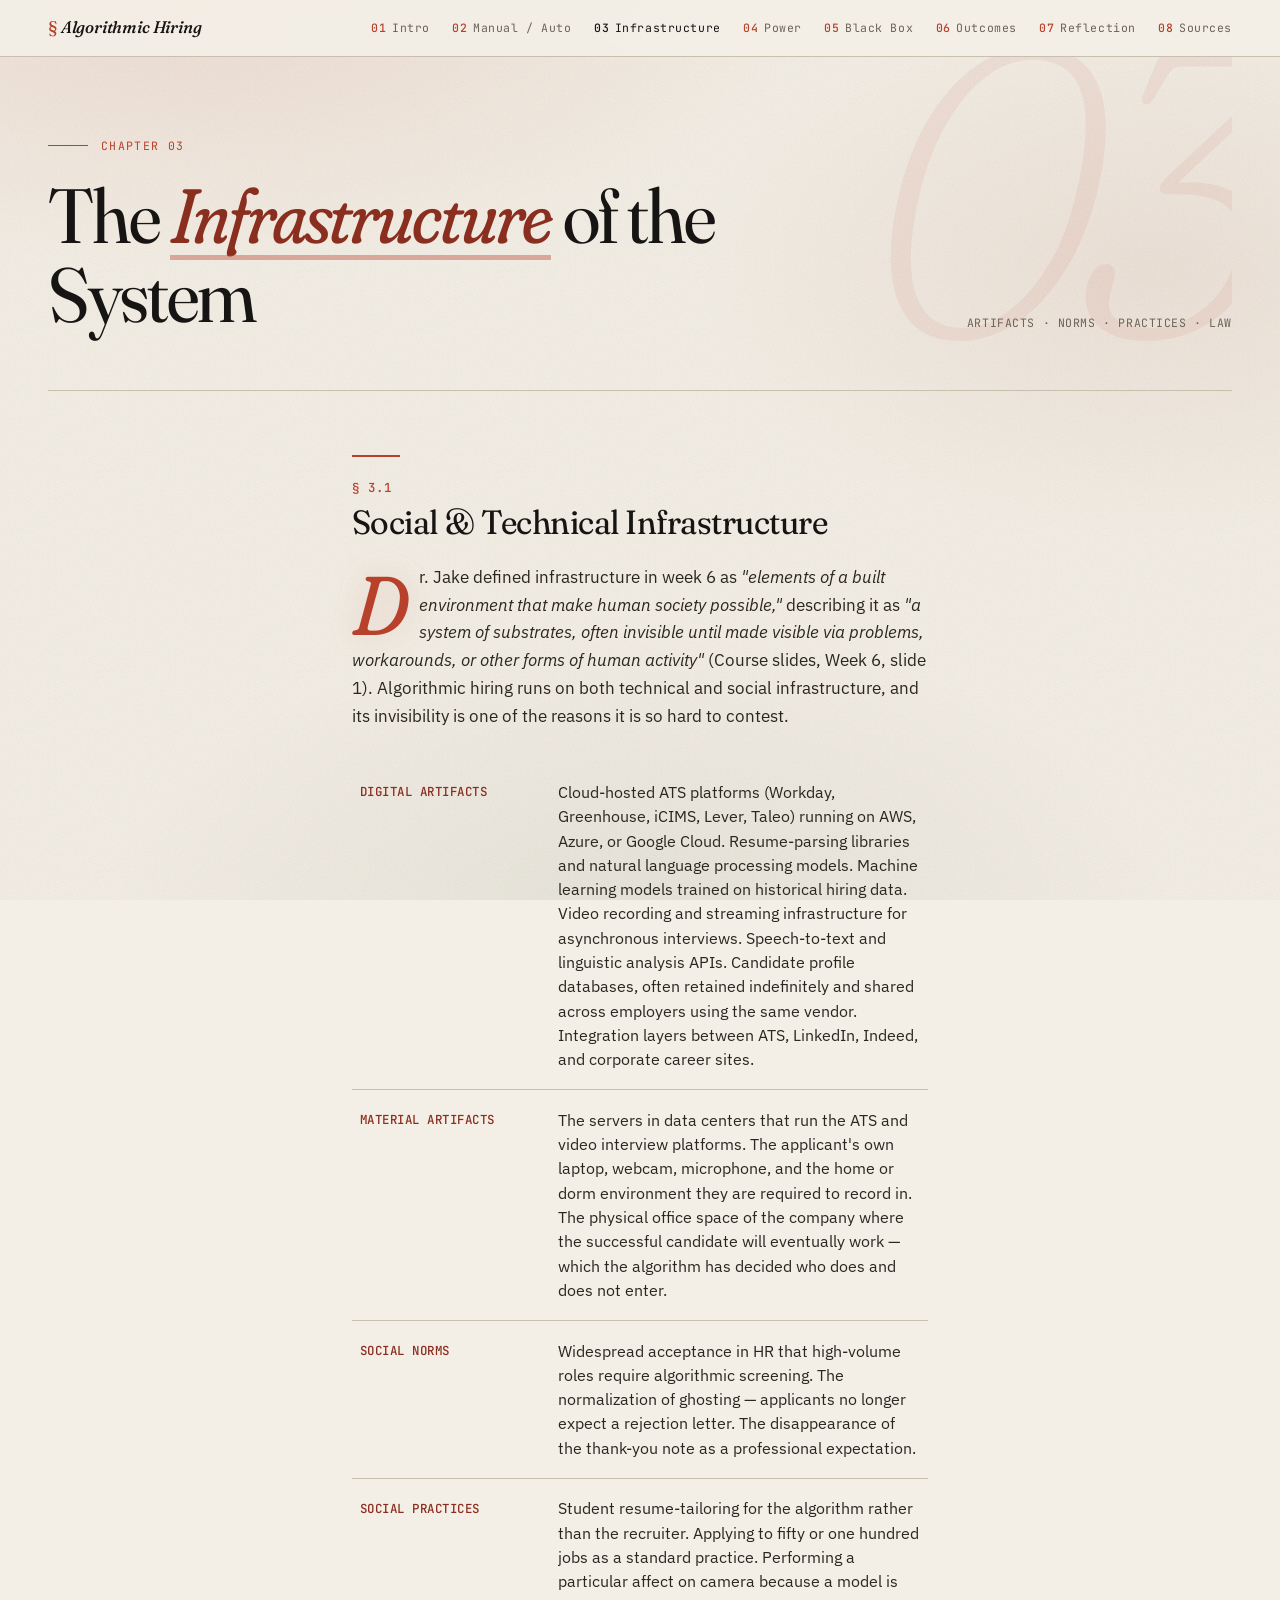
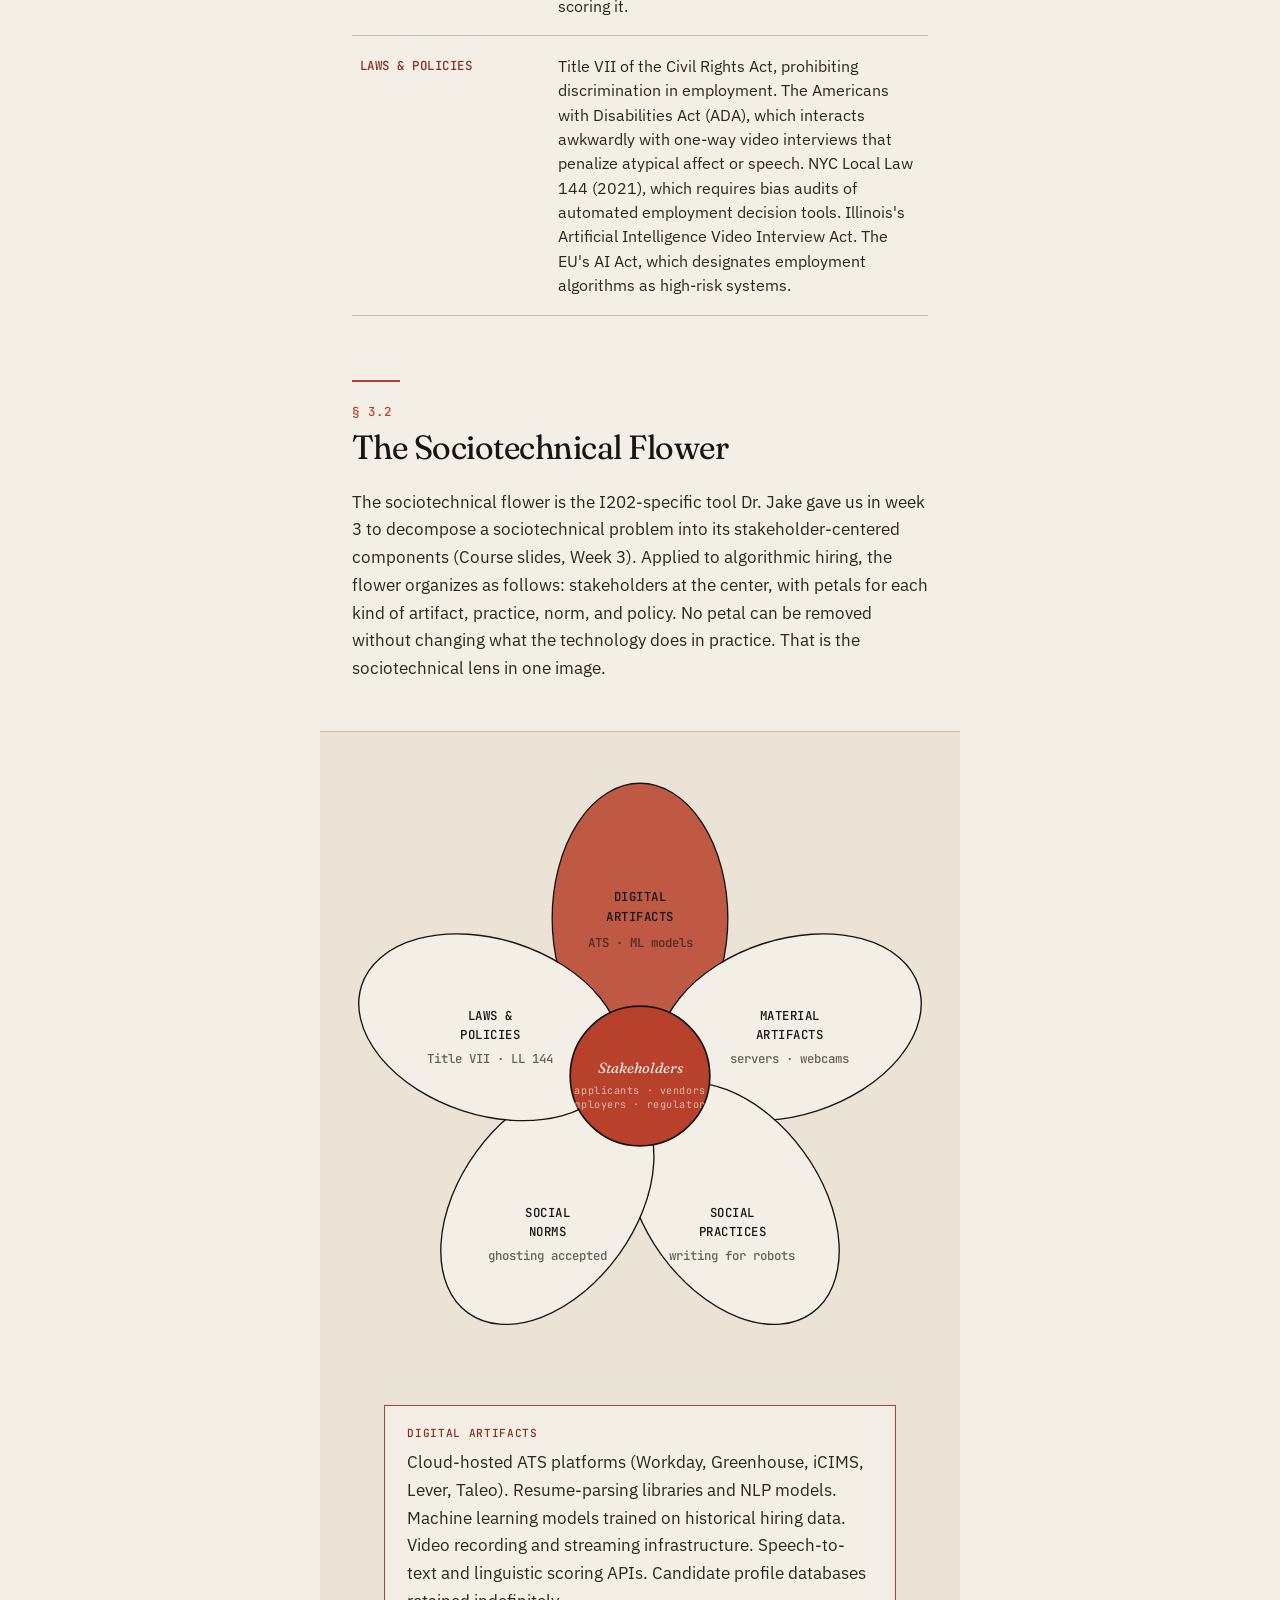
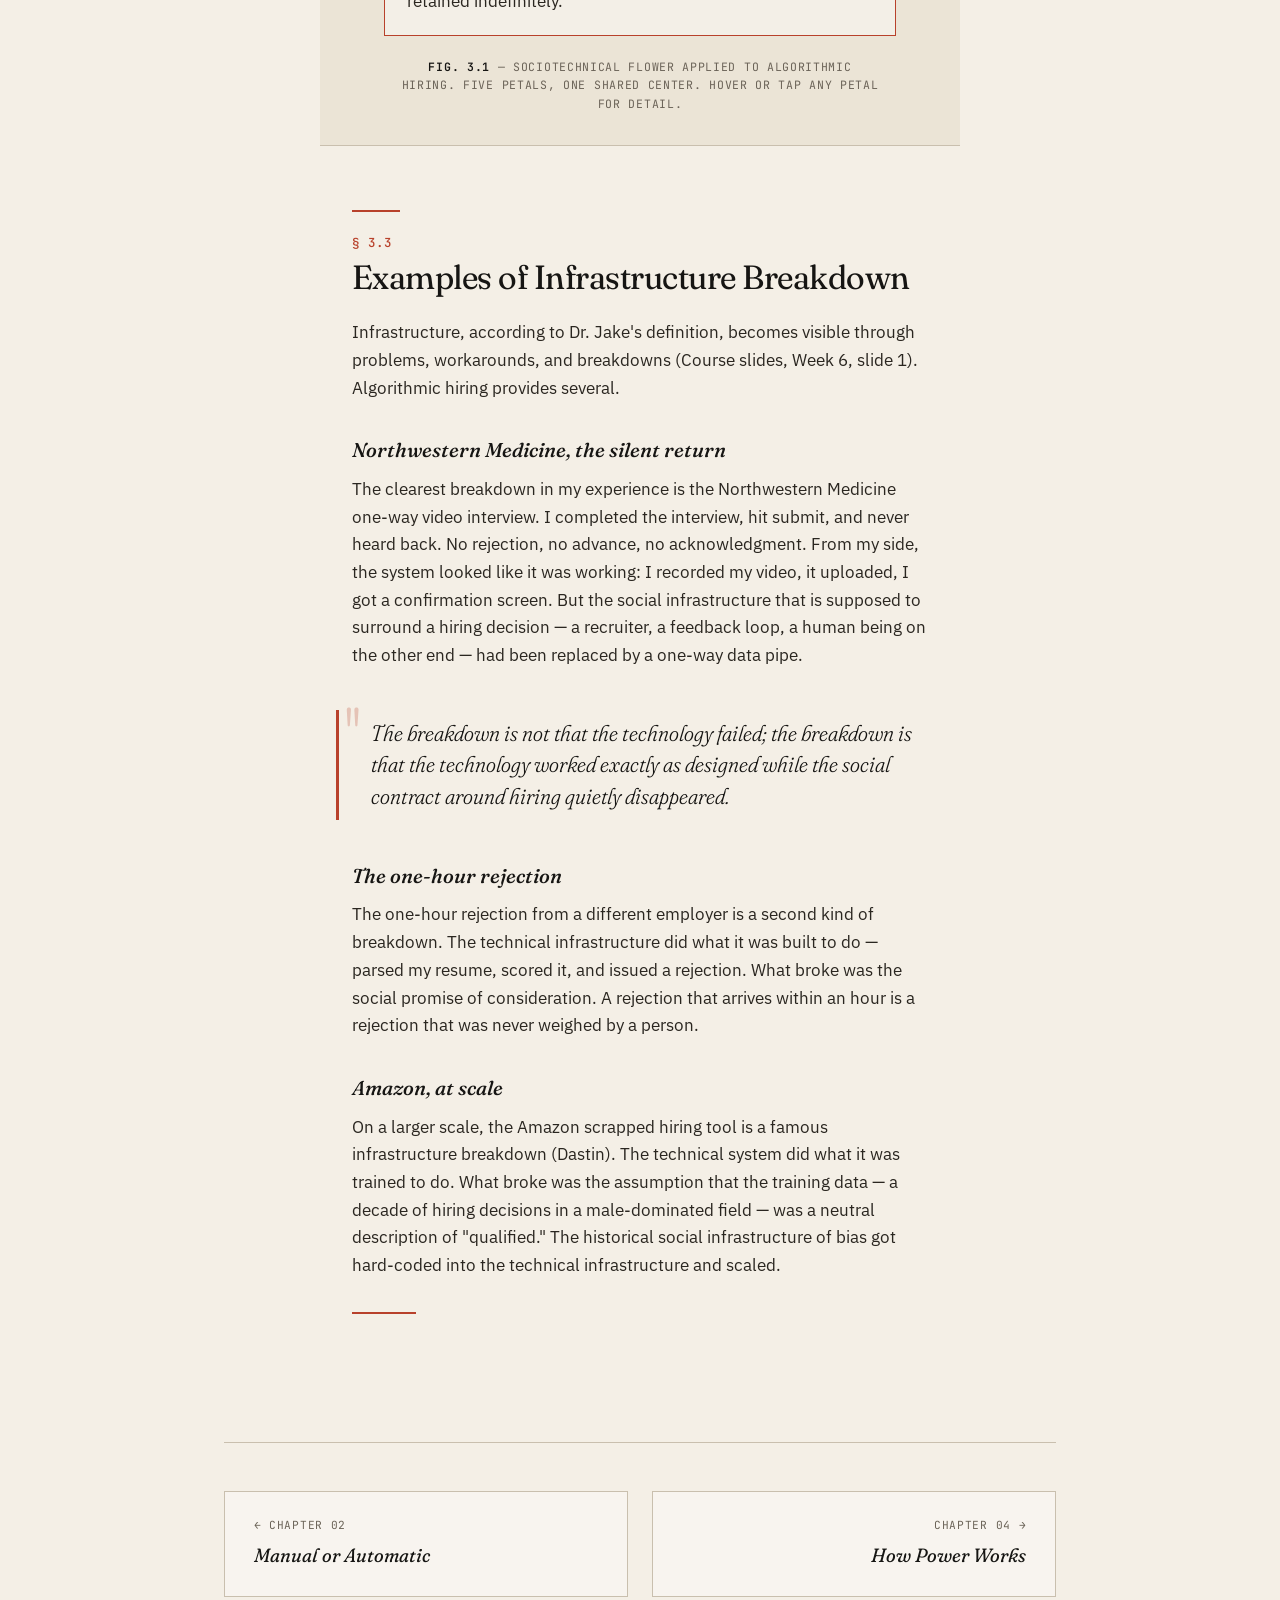
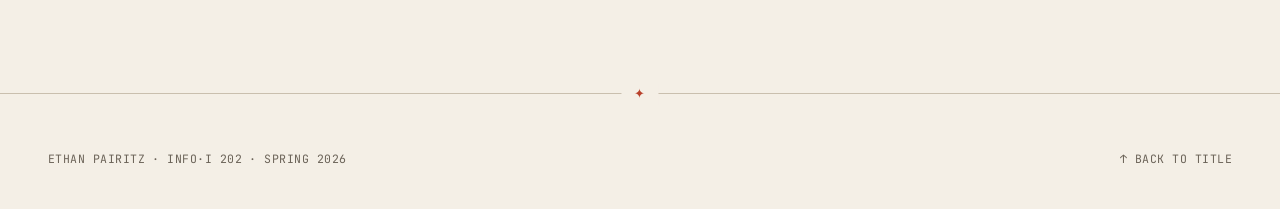
<file: 03-infrastructure.html>
<!doctype html>
<html lang="en">
<head>
  <meta charset="utf-8" />
  <meta name="viewport" content="width=device-width, initial-scale=1" />
  <title>03 · The Infrastructure of the System</title>
  <link rel="stylesheet" href="assets/style.css" />
  <style>
    /* sociotechnical flower diagram */
    .flower-figure {
      margin: 3rem -2rem;
      padding: 2.5rem 1rem 2rem;
      background: var(--paper-deep);
      border-top: 1px solid var(--rule);
      border-bottom: 1px solid var(--rule);
      text-align: center;
    }
    .flower-figure svg { max-width: 100%; height: auto; display: block; margin: 0 auto; }
    .flower-figure figcaption {
      font-family: var(--mono);
      font-size: 0.72rem;
      letter-spacing: 0.06em;
      text-transform: uppercase;
      color: var(--ink-mute);
      margin-top: 1.4rem;
      max-width: 30rem;
      margin-left: auto;
      margin-right: auto;
      line-height: 1.6;
    }
    .flower-figure figcaption strong { color: var(--ink); }

    .flower-petal { fill: var(--paper); stroke: var(--ink); stroke-width: 1.2; transition: fill 0.3s ease; }
    .flower-petal:hover { fill: #ecd9c8; }
    .flower-label { font-family: var(--mono); font-size: 11px; font-weight: 500; fill: var(--ink); letter-spacing: 0.04em; text-transform: uppercase; pointer-events: none; }
    .flower-center { fill: var(--accent); stroke: var(--ink); stroke-width: 1.5; }
    .flower-center-label { font-family: var(--display); font-style: italic; font-size: 13px; fill: var(--paper); pointer-events: none; }
  </style>
</head>
<body data-section="03">

  <div class="progress" aria-hidden="true"><div class="bar"></div></div>

  <nav class="nav">
    <div class="nav-inner">
      <a class="nav-brand" href="index.html"><span class="amp">§</span> Algorithmic Hiring</a>
      <ul class="nav-list">
        <li><a href="01-introduction.html"      data-section="01"><span class="num">01</span> Intro</a></li>
        <li><a href="02-manual-or-automatic.html" data-section="02"><span class="num">02</span> Manual / Auto</a></li>
        <li><a href="03-infrastructure.html"    data-section="03"><span class="num">03</span> Infrastructure</a></li>
        <li><a href="04-power.html"             data-section="04"><span class="num">04</span> Power</a></li>
        <li><a href="05-black-box.html"         data-section="05"><span class="num">05</span> Black Box</a></li>
        <li><a href="06-outcomes.html"          data-section="06"><span class="num">06</span> Outcomes</a></li>
        <li><a href="07-usefulness.html"        data-section="07"><span class="num">07</span> Reflection</a></li>
        <li><a href="08-works-cited.html"       data-section="08"><span class="num">08</span> Sources</a></li>
      </ul>
      <button class="nav-toggle" aria-label="Toggle navigation">Menu</button>
    </div>
  </nav>

  <main>
    <header class="page-header">
      <span class="watermark" aria-hidden="true">03</span>
      <div>
        <div class="eyebrow reveal d1">Chapter 03</div>
        <h1 class="reveal d2">The <em>Infrastructure</em> of the System</h1>
      </div>
      <div class="meta-block reveal d3">
                Artifacts · Norms · Practices · Law
      </div>
    </header>

    <article class="prose">
      <h2><span class="num">§ 3.1</span>Social &amp; Technical Infrastructure</h2>

      <p class="dropcap">
        Dr. Jake defined infrastructure in week 6 as <em>"elements of a built
        environment that make human society possible,"</em> describing it as
        <em>"a system of substrates, often invisible until made visible via
        problems, workarounds, or other forms of human activity"</em>
        (Course slides, Week 6, slide 1). Algorithmic hiring runs on both
        technical and social infrastructure, and its invisibility is one of
        the reasons it is so hard to contest.
      </p>

      <dl class="deflist fade-in">
        <div class="item"><dt>Digital artifacts</dt><dd>Cloud-hosted ATS platforms (Workday, Greenhouse, iCIMS, Lever, Taleo) running on AWS, Azure, or Google Cloud. Resume-parsing libraries and natural language processing models. Machine learning models trained on historical hiring data. Video recording and streaming infrastructure for asynchronous interviews. Speech-to-text and linguistic analysis APIs. Candidate profile databases, often retained indefinitely and shared across employers using the same vendor. Integration layers between ATS, LinkedIn, Indeed, and corporate career sites.</dd></div>

        <div class="item"><dt>Material artifacts</dt><dd>The servers in data centers that run the ATS and video interview platforms. The applicant's own laptop, webcam, microphone, and the home or dorm environment they are required to record in. The physical office space of the company where the successful candidate will eventually work — which the algorithm has decided who does and does not enter.</dd></div>

        <div class="item"><dt>Social norms</dt><dd>Widespread acceptance in HR that high-volume roles require algorithmic screening. The normalization of ghosting — applicants no longer expect a rejection letter. The disappearance of the thank-you note as a professional expectation.</dd></div>

        <div class="item"><dt>Social practices</dt><dd>Student resume-tailoring for the algorithm rather than the recruiter. Applying to fifty or one hundred jobs as a standard practice. Performing a particular affect on camera because a model is scoring it.</dd></div>

        <div class="item"><dt>Laws &amp; policies</dt><dd>Title VII of the Civil Rights Act, prohibiting discrimination in employment. The Americans with Disabilities Act (ADA), which interacts awkwardly with one-way video interviews that penalize atypical affect or speech. NYC Local Law 144 (2021), which requires bias audits of automated employment decision tools. Illinois's Artificial Intelligence Video Interview Act. The EU's AI Act, which designates employment algorithms as high-risk systems.</dd></div>
      </dl>

      <h2><span class="num">§ 3.2</span>The Sociotechnical Flower</h2>

      <p>
        The sociotechnical flower is the I202-specific tool Dr. Jake gave us in
        week 3 to decompose a sociotechnical problem into its
        stakeholder-centered components (Course slides, Week 3). Applied to
        algorithmic hiring, the flower organizes as follows: stakeholders at
        the center, with petals for each kind of artifact, practice, norm, and
        policy. No petal can be removed without changing what the technology
        does in practice.
        That is the sociotechnical lens in one image.
      </p>

      <figure class="flower-figure fade-in">
        <svg viewBox="0 0 540 540" role="img" aria-labelledby="flower-title flower-desc" data-flower>
          <title id="flower-title">Sociotechnical flower for algorithmic hiring</title>
          <desc id="flower-desc">A diagram with Stakeholders at the center surrounded by five petals: digital artifacts, material artifacts, social practices, social norms, and laws and policies. Hover any petal for detail.</desc>

          <g transform="translate(270, 270)">
            <!-- Petal 1: top -->
            <g transform="rotate(0)">
              <ellipse class="flower-petal" cx="0" cy="-140" rx="78" ry="120"
                data-label="Digital artifacts"
                data-detail="Cloud-hosted ATS platforms (Workday, Greenhouse, iCIMS, Lever, Taleo). Resume-parsing libraries and NLP models. Machine learning models trained on historical hiring data. Video recording and streaming infrastructure. Speech-to-text and linguistic scoring APIs. Candidate profile databases retained indefinitely."/>
              <text class="flower-label" x="0" y="-155" text-anchor="middle">Digital</text>
              <text class="flower-label" x="0" y="-138" text-anchor="middle">artifacts</text>
              <text class="flower-label" x="0" y="-115" text-anchor="middle" font-size="9" opacity="0.65" style="text-transform:none;letter-spacing:0;">ATS · ML models</text>
            </g>
            <!-- Petal 2: upper right -->
            <g transform="rotate(72)">
              <ellipse class="flower-petal" cx="0" cy="-140" rx="78" ry="120"
                data-label="Material artifacts"
                data-detail="Servers in data centers running the ATS and video platforms. The applicant's own laptop, webcam, and microphone. The home or dorm environment they are required to record in. The physical office of the company where the successful candidate eventually works — which the algorithm has decided who enters."/>
              <g transform="rotate(-72)">
                <text class="flower-label" x="133" y="-50" text-anchor="middle">Material</text>
                <text class="flower-label" x="133" y="-33" text-anchor="middle">artifacts</text>
                <text class="flower-label" x="133" y="-12" text-anchor="middle" font-size="9" opacity="0.65" style="text-transform:none;letter-spacing:0;">servers · webcams</text>
              </g>
            </g>
            <!-- Petal 3: lower right -->
            <g transform="rotate(144)">
              <ellipse class="flower-petal" cx="0" cy="-140" rx="78" ry="120"
                data-label="Social practices"
                data-detail="Student resume-tailoring for the algorithm rather than the recruiter. Applying to fifty or one hundred jobs as a standard practice. Performing a particular affect on camera because a model is scoring it. Memorizing keywords. Practicing video interviews."/>
              <g transform="rotate(-144)">
                <text class="flower-label" x="82" y="125" text-anchor="middle">Social</text>
                <text class="flower-label" x="82" y="142" text-anchor="middle">practices</text>
                <text class="flower-label" x="82" y="163" text-anchor="middle" font-size="9" opacity="0.65" style="text-transform:none;letter-spacing:0;">writing for robots</text>
              </g>
            </g>
            <!-- Petal 4: lower left -->
            <g transform="rotate(216)">
              <ellipse class="flower-petal" cx="0" cy="-140" rx="78" ry="120"
                data-label="Social norms"
                data-detail="Widespread acceptance in HR that high-volume roles require algorithmic screening. The normalization of ghosting — applicants no longer expect a rejection letter. The disappearance of the thank-you note as a professional expectation."/>
              <g transform="rotate(-216)">
                <text class="flower-label" x="-82" y="125" text-anchor="middle">Social</text>
                <text class="flower-label" x="-82" y="142" text-anchor="middle">norms</text>
                <text class="flower-label" x="-82" y="163" text-anchor="middle" font-size="9" opacity="0.65" style="text-transform:none;letter-spacing:0;">ghosting accepted</text>
              </g>
            </g>
            <!-- Petal 5: upper left -->
            <g transform="rotate(288)">
              <ellipse class="flower-petal" cx="0" cy="-140" rx="78" ry="120"
                data-label="Laws &amp; policies"
                data-detail="Title VII of the Civil Rights Act. The ADA, which interacts awkwardly with one-way video interviews that penalize atypical affect or speech. NYC Local Law 144 (2021), requiring bias audits of automated employment decision tools. Illinois's AI Video Interview Act. The EU AI Act, which designates employment algorithms as high-risk."/>
              <g transform="rotate(-288)">
                <text class="flower-label" x="-133" y="-50" text-anchor="middle">Laws &amp;</text>
                <text class="flower-label" x="-133" y="-33" text-anchor="middle">policies</text>
                <text class="flower-label" x="-133" y="-12" text-anchor="middle" font-size="9" opacity="0.65" style="text-transform:none;letter-spacing:0;">Title VII · LL 144</text>
              </g>
            </g>

            <!-- center -->
            <circle class="flower-center" cx="0" cy="0" r="62"/>
            <text class="flower-center-label" x="0" y="-3" text-anchor="middle">Stakeholders</text>
            <text x="0" y="16" text-anchor="middle" font-family="JetBrains Mono, monospace" font-size="9" fill="rgba(244,239,230,0.7)" letter-spacing="0.5">applicants · vendors</text>
            <text x="0" y="28" text-anchor="middle" font-family="JetBrains Mono, monospace" font-size="9" fill="rgba(244,239,230,0.7)" letter-spacing="0.5">employers · regulators</text>
          </g>
        </svg>

        <div class="flower-detail" data-flower-detail aria-live="polite">
          <span class="label">Hover a petal</span>
          <p class="body" style="margin:0;">Each petal contributes to what the technology actually does. Hover or tap any petal to read its specifics.</p>
        </div>

        <figcaption>
          <strong>Fig. 3.1</strong> — Sociotechnical flower applied to algorithmic
          hiring. Five petals, one shared center. Hover or tap any petal for detail.
        </figcaption>
      </figure>

      <h2><span class="num">§ 3.3</span>Examples of Infrastructure Breakdown</h2>

      <p>
        Infrastructure, according to Dr. Jake's definition, becomes visible
        through problems, workarounds, and breakdowns
        (Course slides, Week 6, slide 1). Algorithmic hiring provides several.
      </p>

      <h4>Northwestern Medicine, the silent return</h4>

      <p>
        The clearest breakdown in my experience is the Northwestern Medicine
        one-way video interview. I completed the interview, hit submit, and
        never heard back. No rejection, no advance, no acknowledgment. From my
        side, the system looked like it was working: I recorded my video, it
        uploaded, I got a confirmation screen. But the social infrastructure
        that is supposed to surround a hiring decision — a recruiter, a
        feedback loop, a human being on the other end — had been replaced by a
        one-way data pipe.
      </p>

      <blockquote class="fade-in">
        The breakdown is not that the technology failed; the breakdown is that
        the technology worked exactly as designed while the social contract
        around hiring quietly disappeared.
      </blockquote>

      <h4>The one-hour rejection</h4>

      <p>
        The one-hour rejection from a different employer is a second kind of
        breakdown. The technical infrastructure did what it was built to do —
        parsed my resume, scored it, and issued a rejection. What broke was the
        social promise of consideration. A rejection that arrives within an
        hour is a rejection that was never weighed by a person.
      </p>

      <h4>Amazon, at scale</h4>

      <p>
        On a larger scale, the Amazon scrapped hiring tool is a famous
        infrastructure breakdown (Dastin). The technical system did what it was
        trained to do. What broke was the assumption that the training data —
        a decade of hiring decisions in a male-dominated field — was a neutral
        description of "qualified." The historical social infrastructure of
        bias got hard-coded into the technical infrastructure and scaled.
      </p>

      <span class="rule short"></span>
    </article>

    <nav class="pager" aria-label="Section navigation">
      <a href="02-manual-or-automatic.html" class="prev">
        <span class="dir">← Chapter 02</span>
        <span class="title">Manual or Automatic</span>
      </a>
      <a href="04-power.html" class="next">
        <span class="dir">Chapter 04 →</span>
        <span class="title">How Power Works</span>
      </a>
    </nav>
  </main>

  <footer>
    <span>Ethan Pairitz · INFO&middot;I 202 · Spring 2026</span>
    <span><a href="index.html">↑ Back to title</a></span>
  </footer>

  <script src="assets/site.js"></script>
</body>
</html>
</file>
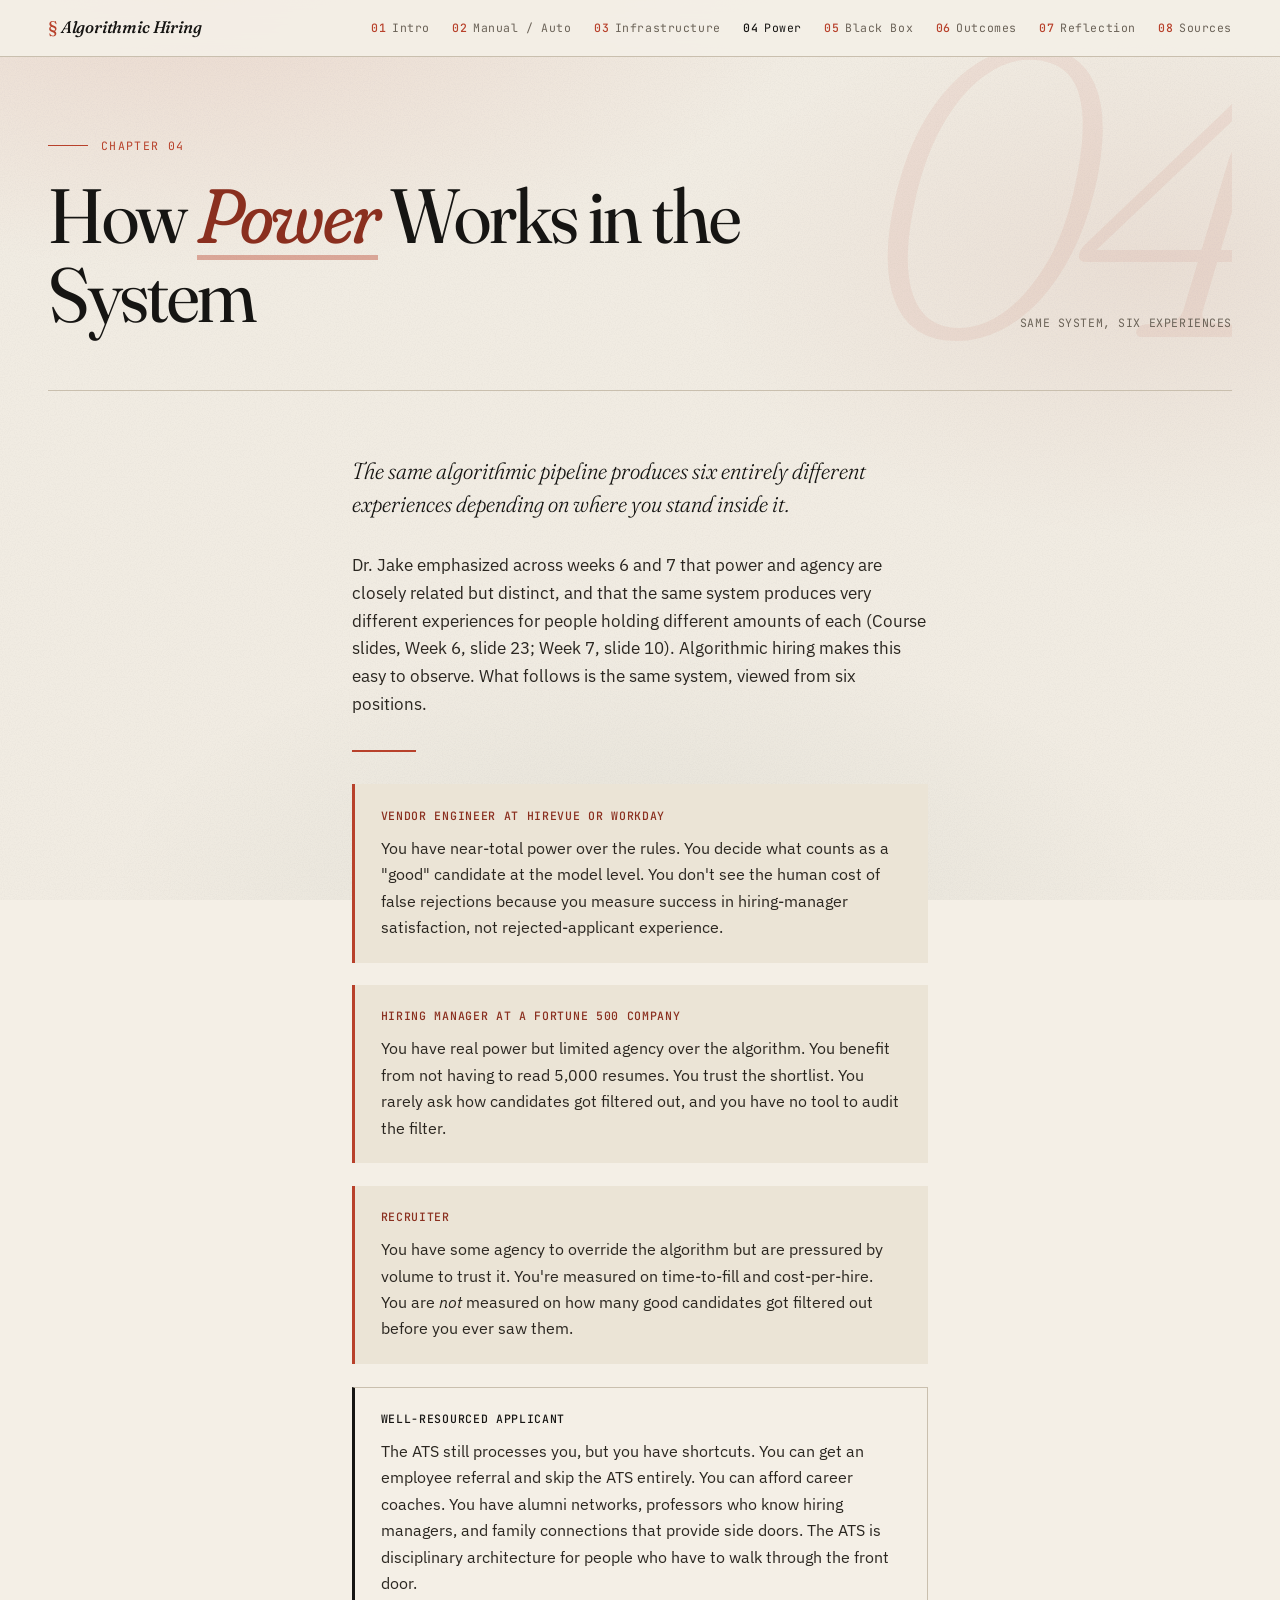
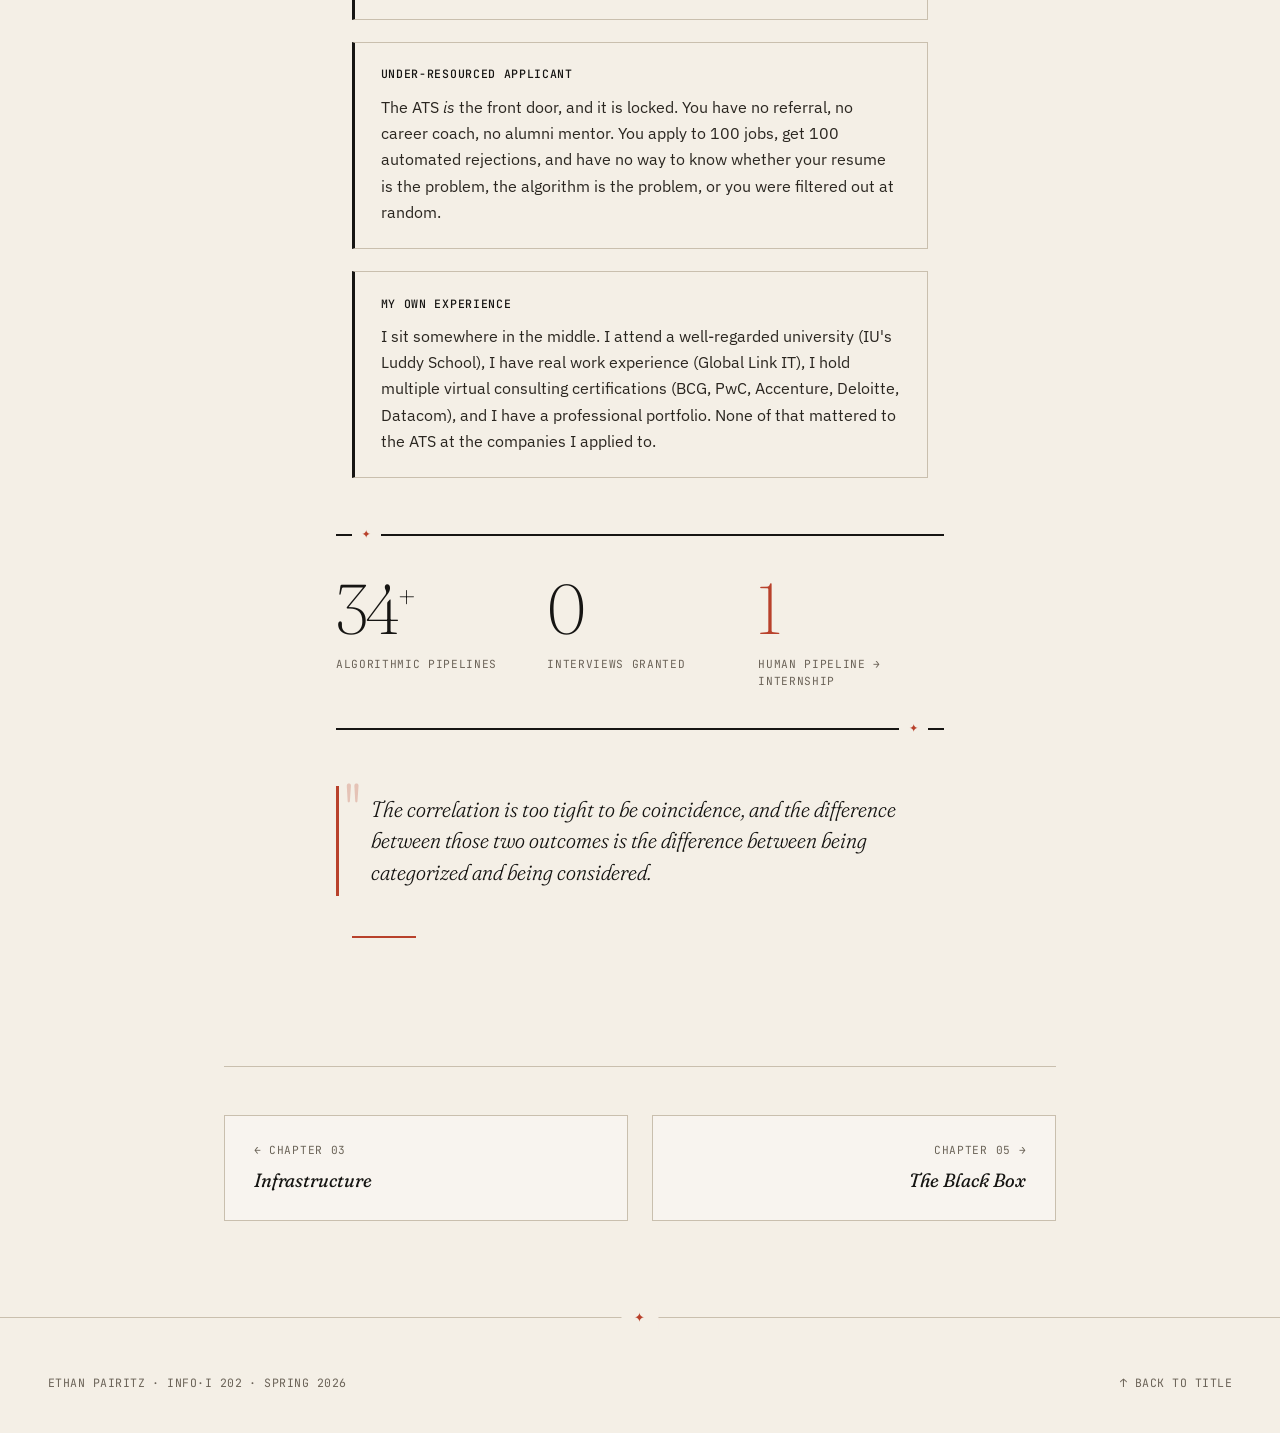
<file: 04-power.html>
<!doctype html>
<html lang="en">
<head>
  <meta charset="utf-8" />
  <meta name="viewport" content="width=device-width, initial-scale=1" />
  <title>04 · How Power Works in the System</title>
  <link rel="stylesheet" href="assets/style.css" />
  <style>
    .role-card {
      margin: 1.4rem 0;
      padding: 1.4rem 1.6rem;
      background: var(--paper-deep);
      border-left: 3px solid var(--accent);
    }
    .role-card.outlined {
      background: transparent;
      border: 1px solid var(--rule);
      border-left: 3px solid var(--ink);
    }
    .role-card .role {
      font-family: var(--mono);
      font-size: 0.72rem;
      letter-spacing: 0.06em;
      text-transform: uppercase;
      color: var(--accent-deep);
      font-weight: 500;
      margin-bottom: 0.6rem;
    }
    .role-card.outlined .role { color: var(--ink); }
    .role-card p { font-size: 1rem; margin-bottom: 0; }
  </style>
</head>
<body data-section="04">

  <div class="progress" aria-hidden="true"><div class="bar"></div></div>

  <nav class="nav">
    <div class="nav-inner">
      <a class="nav-brand" href="index.html"><span class="amp">§</span> Algorithmic Hiring</a>
      <ul class="nav-list">
        <li><a href="01-introduction.html"      data-section="01"><span class="num">01</span> Intro</a></li>
        <li><a href="02-manual-or-automatic.html" data-section="02"><span class="num">02</span> Manual / Auto</a></li>
        <li><a href="03-infrastructure.html"    data-section="03"><span class="num">03</span> Infrastructure</a></li>
        <li><a href="04-power.html"             data-section="04"><span class="num">04</span> Power</a></li>
        <li><a href="05-black-box.html"         data-section="05"><span class="num">05</span> Black Box</a></li>
        <li><a href="06-outcomes.html"          data-section="06"><span class="num">06</span> Outcomes</a></li>
        <li><a href="07-usefulness.html"        data-section="07"><span class="num">07</span> Reflection</a></li>
        <li><a href="08-works-cited.html"       data-section="08"><span class="num">08</span> Sources</a></li>
      </ul>
      <button class="nav-toggle" aria-label="Toggle navigation">Menu</button>
    </div>
  </nav>

  <main>
    <header class="page-header">
      <span class="watermark" aria-hidden="true">04</span>
      <div>
        <div class="eyebrow reveal d1">Chapter 04</div>
        <h1 class="reveal d2">How <em>Power</em> Works in the System</h1>
      </div>
      <div class="meta-block reveal d3">
                Same system, six experiences
      </div>
    </header>

    <article class="prose">
      <p class="lead">
        The same algorithmic pipeline produces six entirely different
        experiences depending on where you stand inside it.
      </p>

      <p>
        Dr. Jake emphasized across weeks 6 and 7 that power and agency are
        closely related but distinct, and that the same system produces very
        different experiences for people holding different amounts of each
        (Course slides, Week 6, slide 23; Week 7, slide 10). Algorithmic
        hiring makes this easy to observe. What follows is the same system,
        viewed from six positions.
      </p>

      <span class="rule short"></span>

      <div class="fade-in role-card">
        <div class="role">Vendor engineer at HireVue or Workday</div>
        <p>
          You have near-total power over the rules. You decide what counts as a
          "good" candidate at the model level. You don't see the human cost of
          false rejections because you measure success in hiring-manager
          satisfaction, not rejected-applicant experience.
        </p>
      </div>

      <div class="fade-in role-card">
        <div class="role">Hiring manager at a Fortune 500 company</div>
        <p>
          You have real power but limited agency over the algorithm. You
          benefit from not having to read 5,000 resumes. You trust the
          shortlist. You rarely ask how candidates got filtered out, and you
          have no tool to audit the filter.
        </p>
      </div>

      <div class="fade-in role-card">
        <div class="role">Recruiter</div>
        <p>
          You have some agency to override the algorithm but are pressured by
          volume to trust it. You're measured on time-to-fill and cost-per-hire.
          You are <em>not</em> measured on how many good candidates got filtered
          out before you ever saw them.
        </p>
      </div>

      <div class="fade-in role-card outlined">
        <div class="role">Well-resourced applicant</div>
        <p>
          The ATS still processes you, but you have shortcuts. You can get an
          employee referral and skip the ATS entirely. You can afford career
          coaches. You have alumni networks, professors who know hiring
          managers, and family connections that provide side doors.
          The ATS is disciplinary architecture for people who have to walk
          through the front door.
        </p>
      </div>

      <div class="fade-in role-card outlined">
        <div class="role">Under-resourced applicant</div>
        <p>
          The ATS <em>is</em> the front door, and it is locked. You have no
          referral, no career coach, no alumni mentor. You apply to 100 jobs,
          get 100 automated rejections, and have no way to know whether your
          resume is the problem, the algorithm is the problem, or you were
          filtered out at random.
        </p>
      </div>

      <div class="fade-in role-card outlined">
        <div class="role">My own experience</div>
        <p>
          I sit somewhere in the middle. I attend a well-regarded university
          (IU's Luddy School), I have real work experience (Global Link IT),
          I hold multiple virtual consulting certifications (BCG, PwC,
          Accenture, Deloitte, Datacom), and I have a professional portfolio.
          None of that mattered to the ATS at the companies I applied to.
        </p>
      </div>

      <div class="stat-row fade-in">
        <div class="stat">
          <div class="num"><span data-count="50">0</span><span style="font-size:0.55em;vertical-align:super;">+</span></div>
          <div class="label">Algorithmic pipelines</div>
        </div>
        <div class="stat">
          <div class="num"><span data-count="0">0</span></div>
          <div class="label">Interviews granted</div>
        </div>
        <div class="stat">
          <div class="num accent"><span data-count="1">0</span></div>
          <div class="label">Human pipeline → internship</div>
        </div>
      </div>

      <blockquote class="fade-in">
        The correlation is too tight to be coincidence, and the difference
        between those two outcomes is the difference between being
        <em>categorized</em> and being <em>considered</em>.
      </blockquote>

      <span class="rule short"></span>
    </article>

    <nav class="pager" aria-label="Section navigation">
      <a href="03-infrastructure.html" class="prev">
        <span class="dir">← Chapter 03</span>
        <span class="title">Infrastructure</span>
      </a>
      <a href="05-black-box.html" class="next">
        <span class="dir">Chapter 05 →</span>
        <span class="title">The Black Box</span>
      </a>
    </nav>
  </main>

  <footer>
    <span>Ethan Pairitz · INFO&middot;I 202 · Spring 2026</span>
    <span><a href="index.html">↑ Back to title</a></span>
  </footer>

  <script src="assets/site.js"></script>
</body>
</html>
</file>
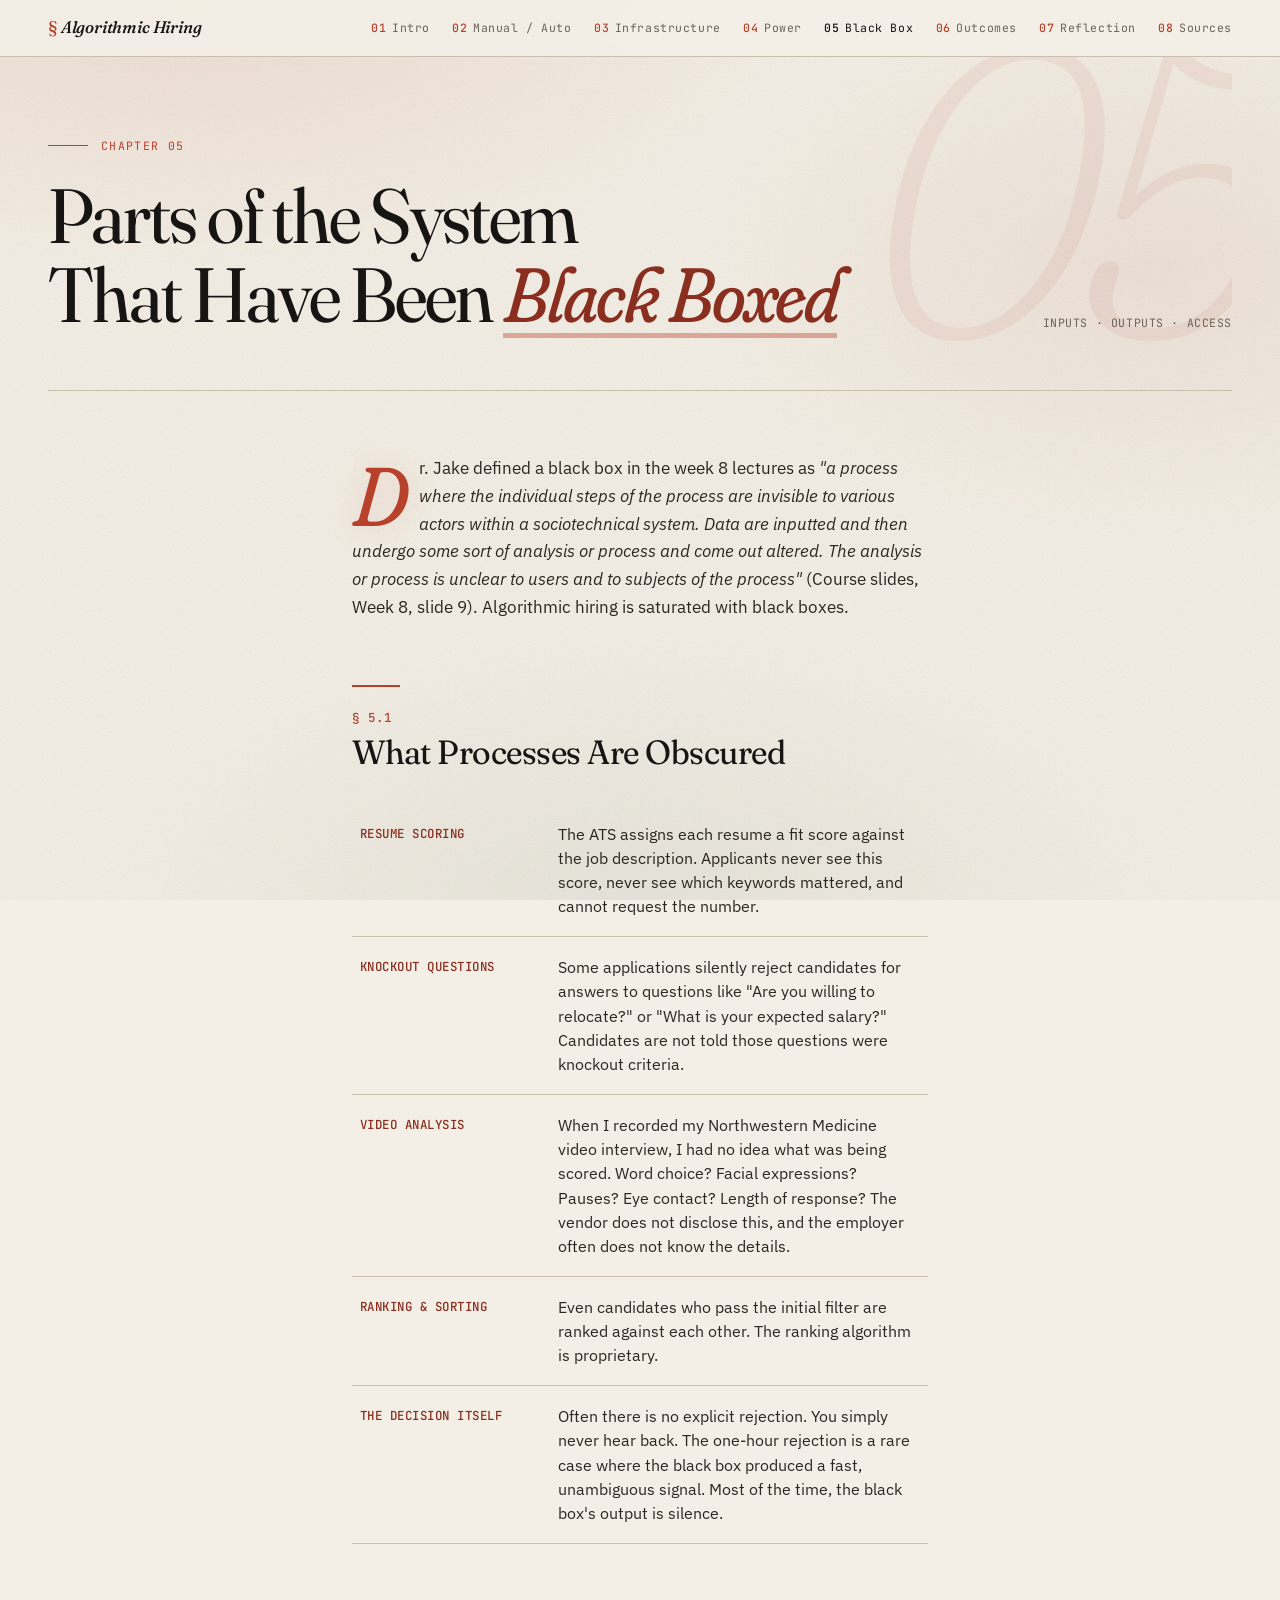
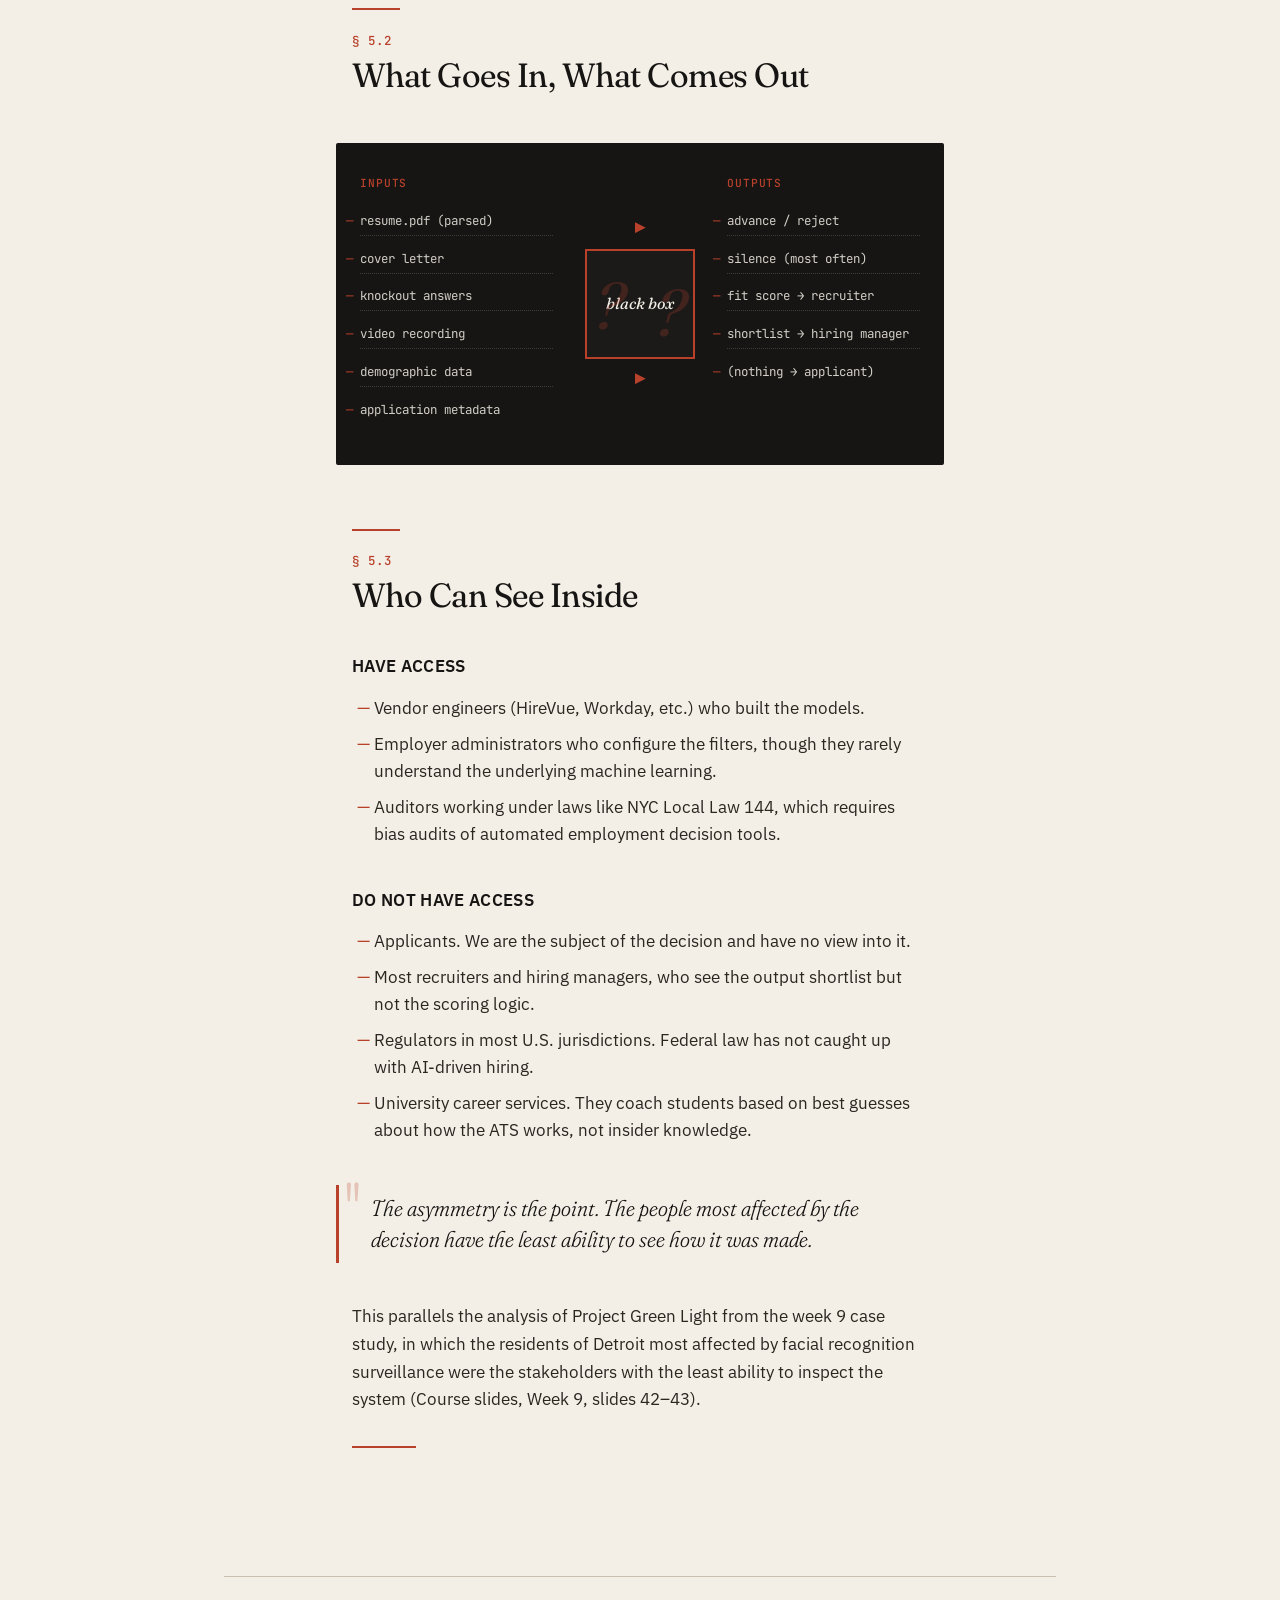
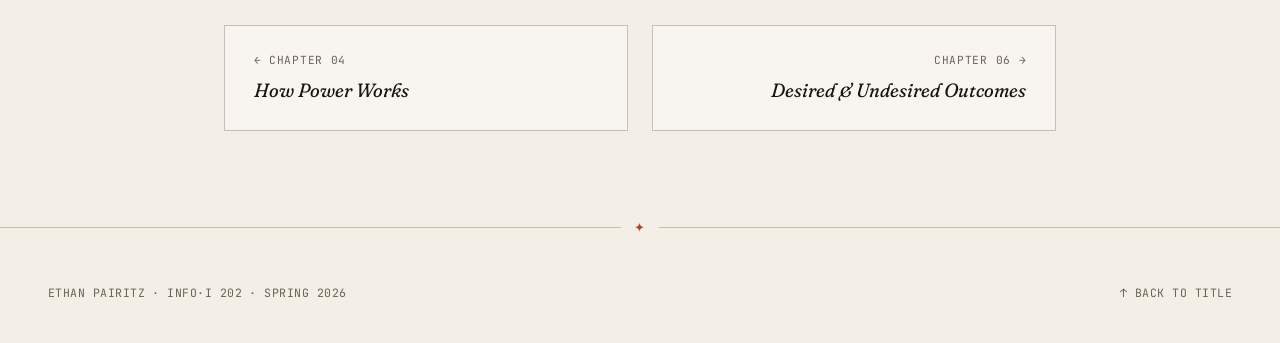
<file: 05-black-box.html>
<!doctype html>
<html lang="en">
<head>
  <meta charset="utf-8" />
  <meta name="viewport" content="width=device-width, initial-scale=1" />
  <title>05 · Parts of the System That Have Been Black Boxed</title>
  <link rel="stylesheet" href="assets/style.css" />
  <style>
    .blackbox {
      margin: 3rem -1rem;
      padding: 2rem 1.5rem;
      background: var(--ink);
      color: var(--paper);
      display: grid;
      grid-template-columns: 1fr auto 1fr;
      gap: 1.5rem;
      align-items: stretch;
      border-radius: 2px;
      position: relative;
    }
    .blackbox .col h5 {
      font-family: var(--mono);
      font-size: 0.7rem;
      letter-spacing: 0.08em;
      text-transform: uppercase;
      color: var(--accent);
      margin-bottom: 0.9rem;
      font-weight: 500;
    }
    .blackbox .col ul {
      list-style: none;
      padding: 0;
      margin: 0;
      font-family: var(--mono);
      font-size: 0.78rem;
      line-height: 1.7;
      color: rgba(244,239,230,0.85);
    }
    .blackbox .col ul li {
      padding: 0.25rem 0;
      border-bottom: 1px dotted rgba(244,239,230,0.18);
    }
    .blackbox .col ul li:last-child { border-bottom: none; }
    .blackbox .center {
      display: flex;
      flex-direction: column;
      align-items: center;
      justify-content: center;
      padding: 0 0.5rem;
    }
    .blackbox .box {
      width: 110px;
      height: 110px;
      border: 2px solid var(--accent);
      display: flex;
      align-items: center;
      justify-content: center;
      font-family: var(--display);
      font-style: italic;
      font-size: 1rem;
      color: var(--paper);
      position: relative;
      background: rgba(255,255,255,0.02);
    }
    .blackbox .box::before, .blackbox .box::after {
      content: '?';
      position: absolute;
      font-family: var(--display);
      color: rgba(184,65,43,0.25);
      font-size: 4rem;
    }
    .blackbox .box::before { top: 4px; left: 8px; }
    .blackbox .box::after { bottom: -8px; right: 8px; }
    .blackbox .arrow {
      font-family: var(--mono);
      color: var(--accent);
      font-size: 1.1rem;
      margin: 0.4rem 0;
    }
    @media (max-width: 720px) {
      .blackbox { grid-template-columns: 1fr; gap: 1.2rem; }
      .blackbox .center { padding: 0.5rem; }
    }
  </style>
</head>
<body data-section="05">

  <div class="progress" aria-hidden="true"><div class="bar"></div></div>

  <nav class="nav">
    <div class="nav-inner">
      <a class="nav-brand" href="index.html"><span class="amp">§</span> Algorithmic Hiring</a>
      <ul class="nav-list">
        <li><a href="01-introduction.html"      data-section="01"><span class="num">01</span> Intro</a></li>
        <li><a href="02-manual-or-automatic.html" data-section="02"><span class="num">02</span> Manual / Auto</a></li>
        <li><a href="03-infrastructure.html"    data-section="03"><span class="num">03</span> Infrastructure</a></li>
        <li><a href="04-power.html"             data-section="04"><span class="num">04</span> Power</a></li>
        <li><a href="05-black-box.html"         data-section="05"><span class="num">05</span> Black Box</a></li>
        <li><a href="06-outcomes.html"          data-section="06"><span class="num">06</span> Outcomes</a></li>
        <li><a href="07-usefulness.html"        data-section="07"><span class="num">07</span> Reflection</a></li>
        <li><a href="08-works-cited.html"       data-section="08"><span class="num">08</span> Sources</a></li>
      </ul>
      <button class="nav-toggle" aria-label="Toggle navigation">Menu</button>
    </div>
  </nav>

  <main>
    <header class="page-header">
      <span class="watermark" aria-hidden="true">05</span>
      <div>
        <div class="eyebrow reveal d1">Chapter 05</div>
        <h1 class="reveal d2">Parts of the System<br/>That Have Been <em>Black Boxed</em></h1>
      </div>
      <div class="meta-block reveal d3">
                Inputs · Outputs · Access
      </div>
    </header>

    <article class="prose">
      <p class="dropcap">
        Dr. Jake defined a black box in the week 8 lectures as
        <em>"a process where the individual steps of the process are invisible
        to various actors within a sociotechnical system. Data are inputted and
        then undergo some sort of analysis or process and come out altered.
        The analysis or process is unclear to users and to subjects of the
        process"</em> (Course slides, Week 8, slide 9). Algorithmic hiring is
        saturated with black boxes.
      </p>

      <h2><span class="num">§ 5.1</span>What Processes Are Obscured</h2>

      <dl class="deflist fade-in">
        <div class="item"><dt>Resume scoring</dt><dd>The ATS assigns each resume a fit score against the job description. Applicants never see this score, never see which keywords mattered, and cannot request the number.</dd></div>
        <div class="item"><dt>Knockout questions</dt><dd>Some applications silently reject candidates for answers to questions like "Are you willing to relocate?" or "What is your expected salary?" Candidates are not told those questions were knockout criteria.</dd></div>
        <div class="item"><dt>Video analysis</dt><dd>When I recorded my Northwestern Medicine video interview, I had no idea what was being scored. Word choice? Facial expressions? Pauses? Eye contact? Length of response? The vendor does not disclose this, and the employer often does not know the details.</dd></div>
        <div class="item"><dt>Ranking &amp; sorting</dt><dd>Even candidates who pass the initial filter are ranked against each other. The ranking algorithm is proprietary.</dd></div>
        <div class="item"><dt>The decision itself</dt><dd>Often there is no explicit rejection. You simply never hear back. The one-hour rejection is a rare case where the black box produced a fast, unambiguous signal. Most of the time, the black box's output is silence.</dd></div>
      </dl>

      <h2><span class="num">§ 5.2</span>What Goes In, What Comes Out</h2>

      <div class="blackbox fade-in">
        <div class="col">
          <h5>Inputs</h5>
          <ul>
            <li>resume.pdf (parsed)</li>
            <li>cover letter</li>
            <li>knockout answers</li>
            <li>video recording</li>
            <li>demographic data</li>
            <li>application metadata</li>
          </ul>
        </div>
        <div class="center">
          <div class="arrow">▶</div>
          <div class="box">black box</div>
          <div class="arrow">▶</div>
        </div>
        <div class="col">
          <h5>Outputs</h5>
          <ul>
            <li>advance / reject</li>
            <li>silence (most often)</li>
            <li>fit score → recruiter</li>
            <li>shortlist → hiring manager</li>
            <li>(nothing → applicant)</li>
          </ul>
        </div>
      </div>

      <h2><span class="num">§ 5.3</span>Who Can See Inside</h2>

      <h3>Have access</h3>
      <ul>
        <li>Vendor engineers (HireVue, Workday, etc.) who built the models.</li>
        <li>Employer administrators who configure the filters, though they rarely understand the underlying machine learning.</li>
        <li>Auditors working under laws like NYC Local Law 144, which requires bias audits of automated employment decision tools.</li>
      </ul>

      <h3>Do not have access</h3>
      <ul>
        <li>Applicants. We are the subject of the decision and have no view into it.</li>
        <li>Most recruiters and hiring managers, who see the output shortlist but not the scoring logic.</li>
        <li>Regulators in most U.S. jurisdictions. Federal law has not caught up with AI-driven hiring.</li>
        <li>University career services. They coach students based on best guesses about how the ATS works, not insider knowledge.</li>
      </ul>

      <blockquote class="fade-in">
        The asymmetry is the point. The people most affected by the decision
        have the least ability to see how it was made.
      </blockquote>

      <p>
        This parallels the analysis of Project Green Light from the week 9 case
        study, in which the residents of Detroit most affected by facial
        recognition surveillance were the stakeholders with the least ability to
        inspect the system (Course slides, Week 9, slides 42–43).
      </p>

      <span class="rule short"></span>
    </article>

    <nav class="pager" aria-label="Section navigation">
      <a href="04-power.html" class="prev">
        <span class="dir">← Chapter 04</span>
        <span class="title">How Power Works</span>
      </a>
      <a href="06-outcomes.html" class="next">
        <span class="dir">Chapter 06 →</span>
        <span class="title">Desired &amp; Undesired Outcomes</span>
      </a>
    </nav>
  </main>

  <footer>
    <span>Ethan Pairitz · INFO&middot;I 202 · Spring 2026</span>
    <span><a href="index.html">↑ Back to title</a></span>
  </footer>

  <script src="assets/site.js"></script>
</body>
</html>
</file>
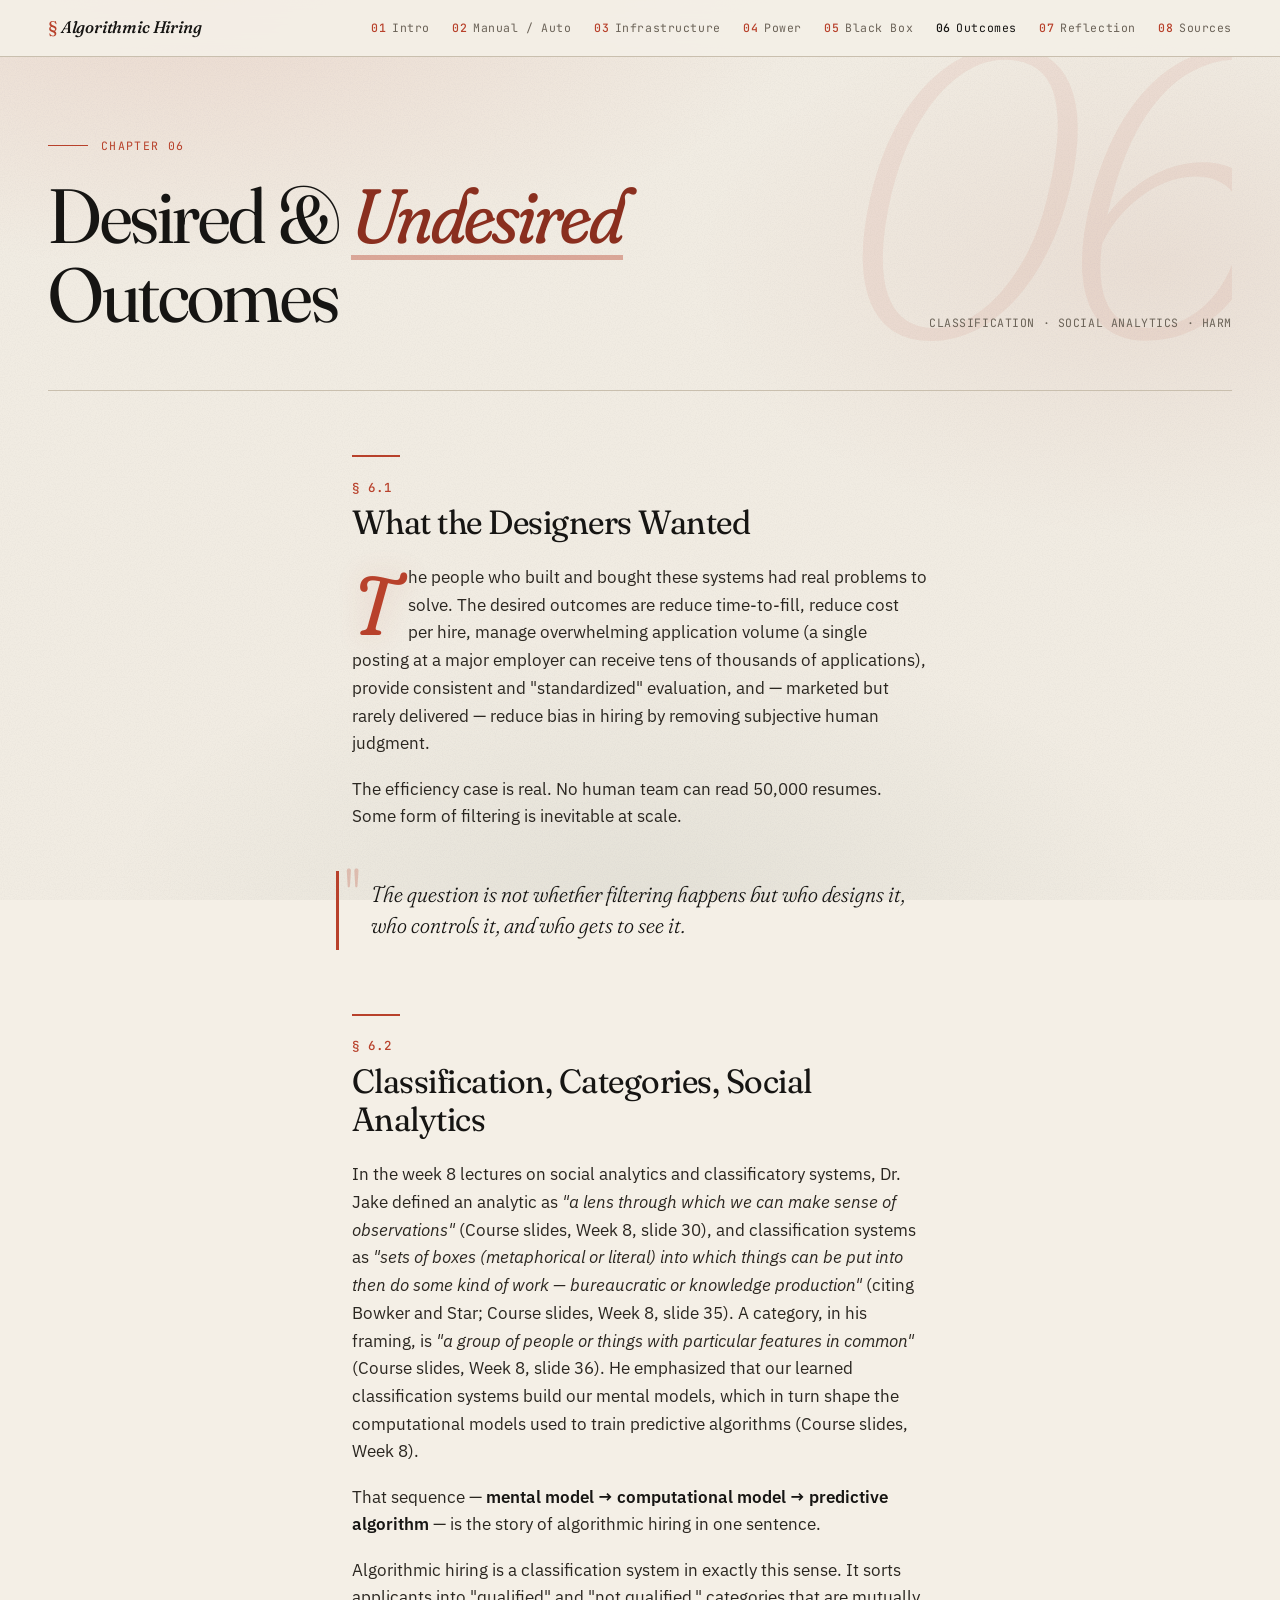
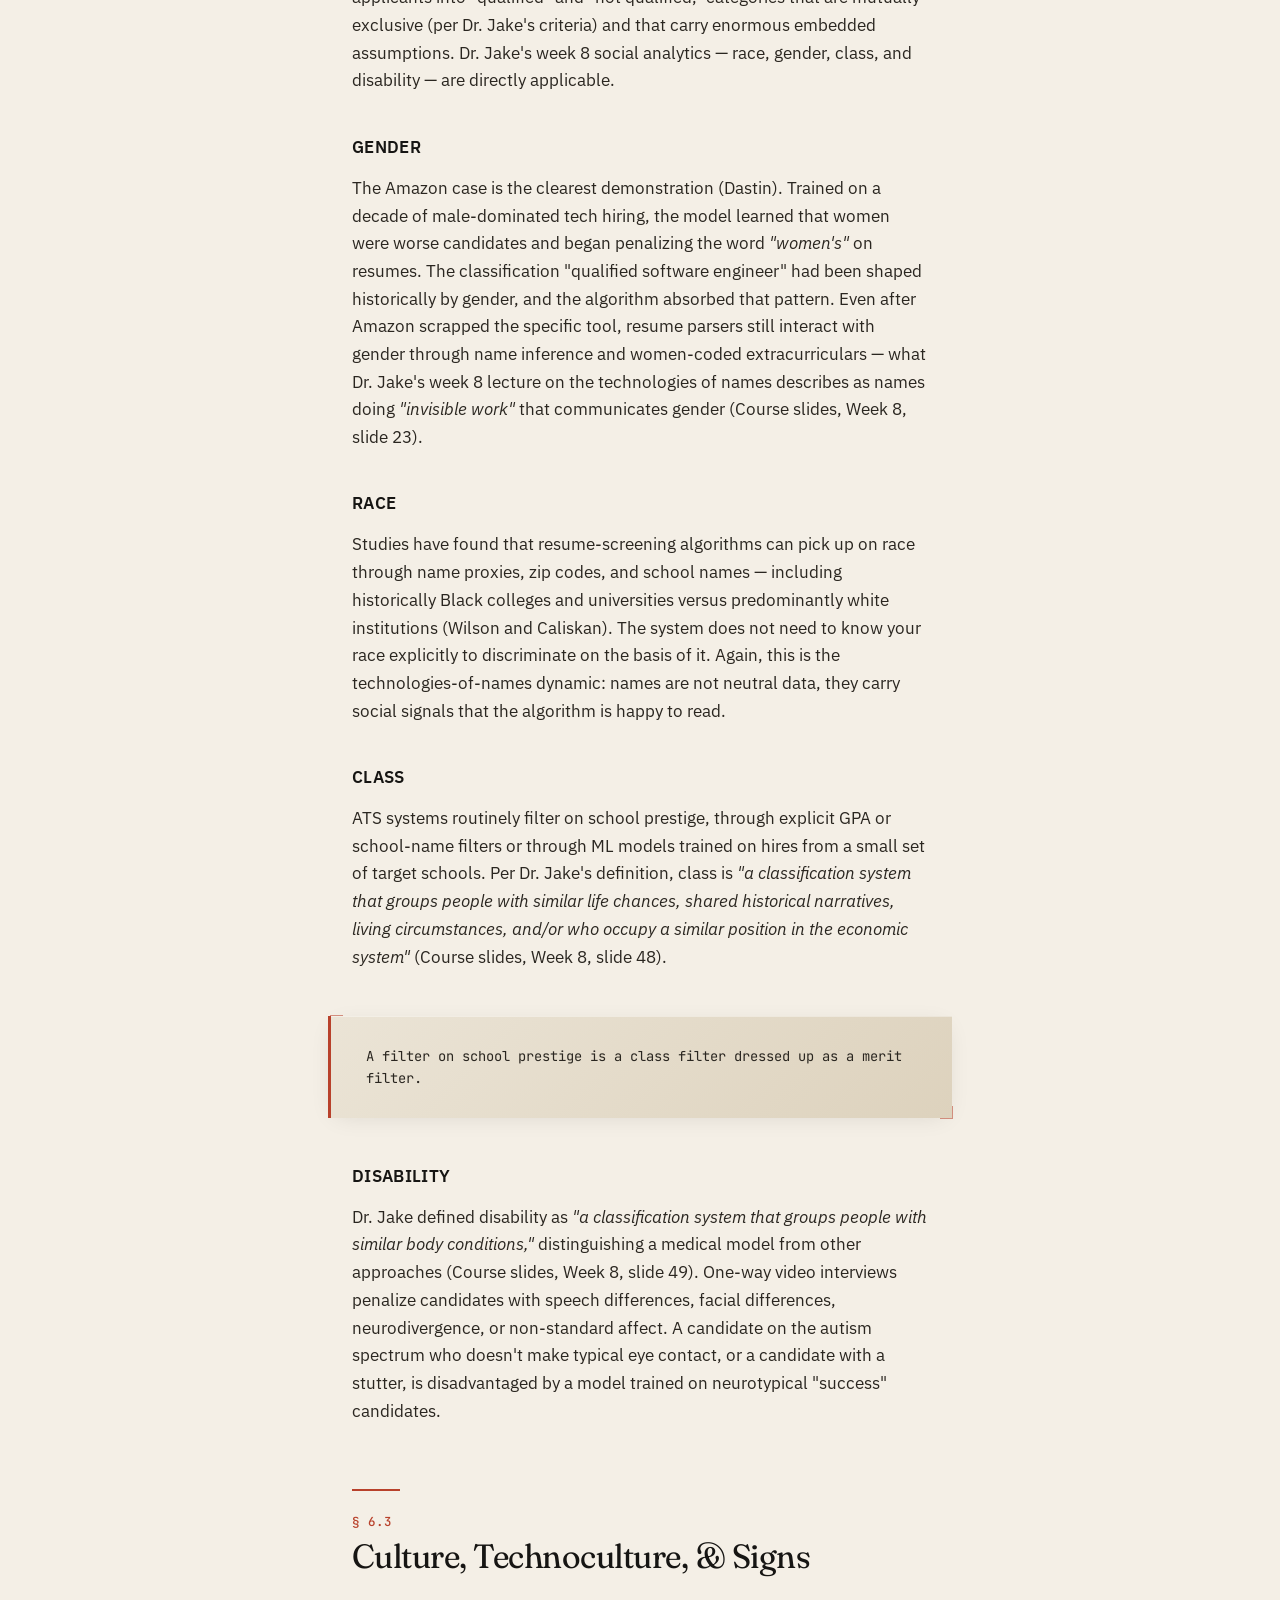
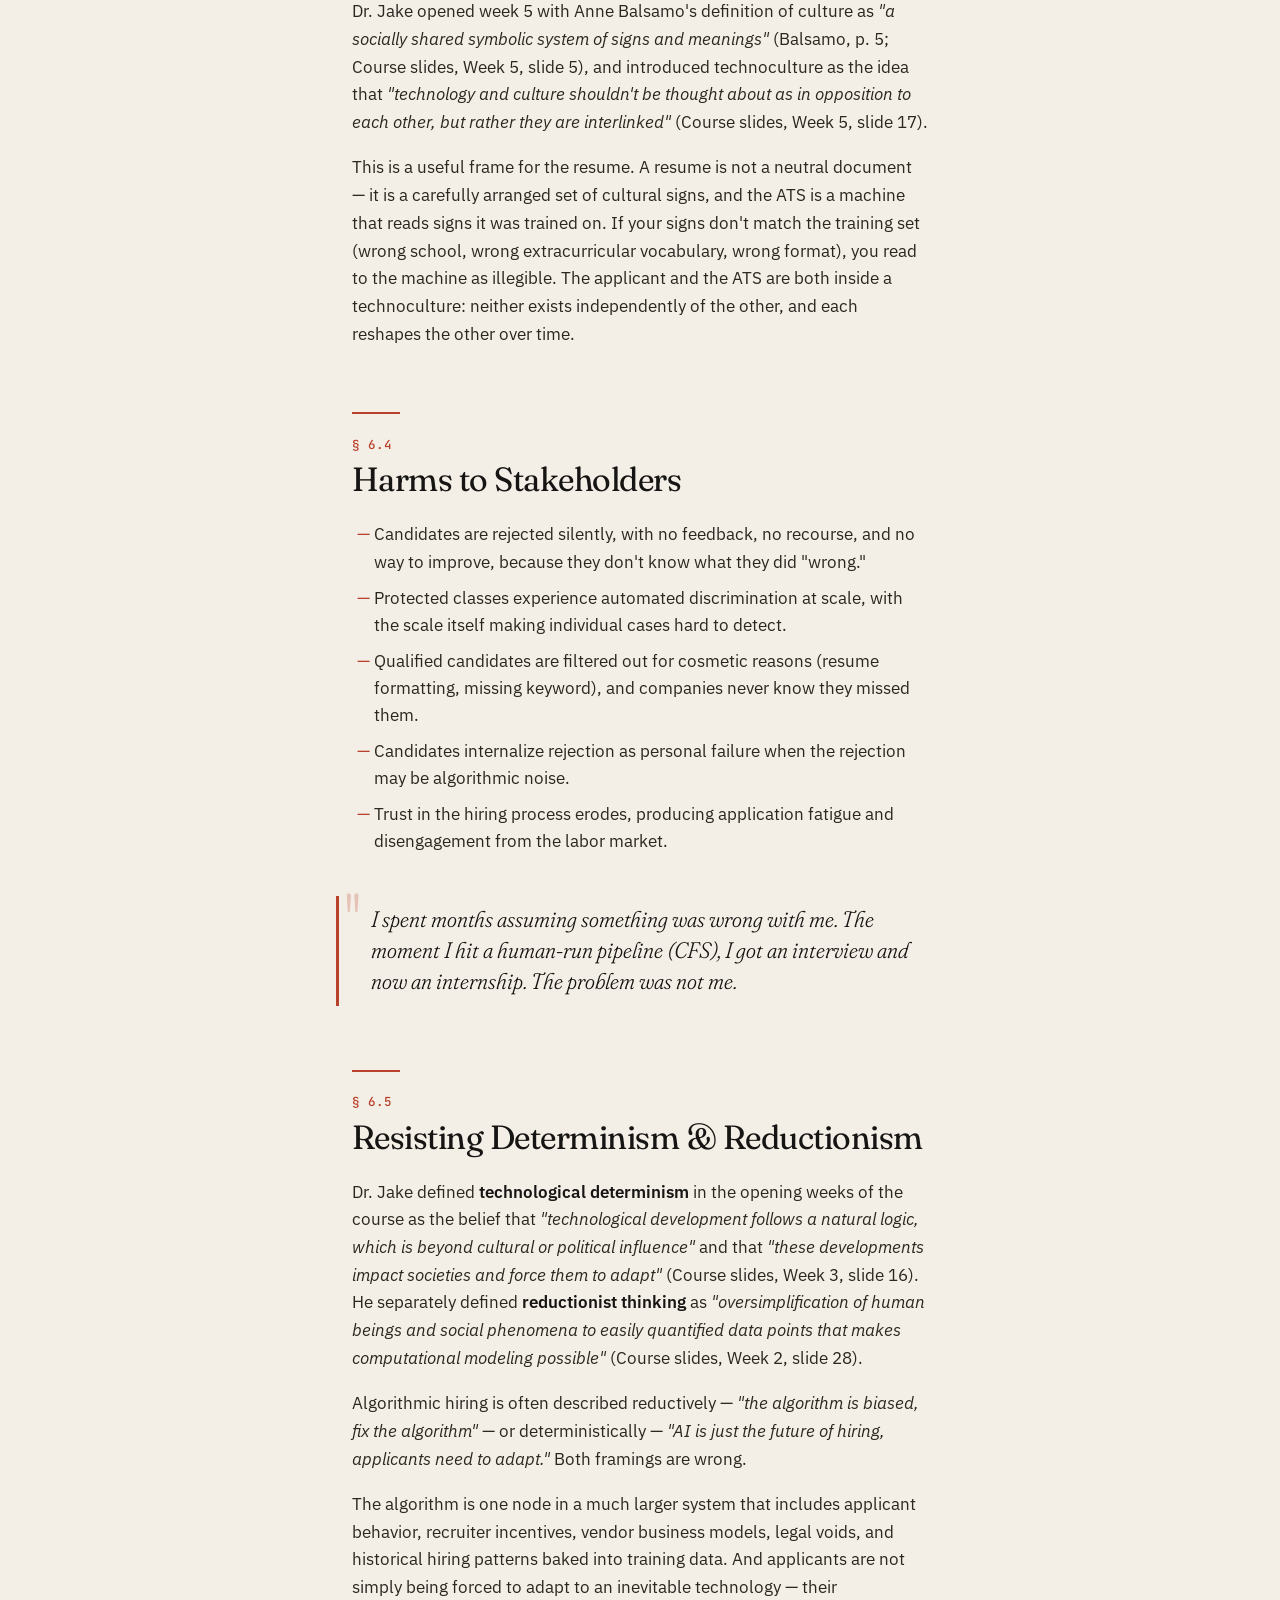
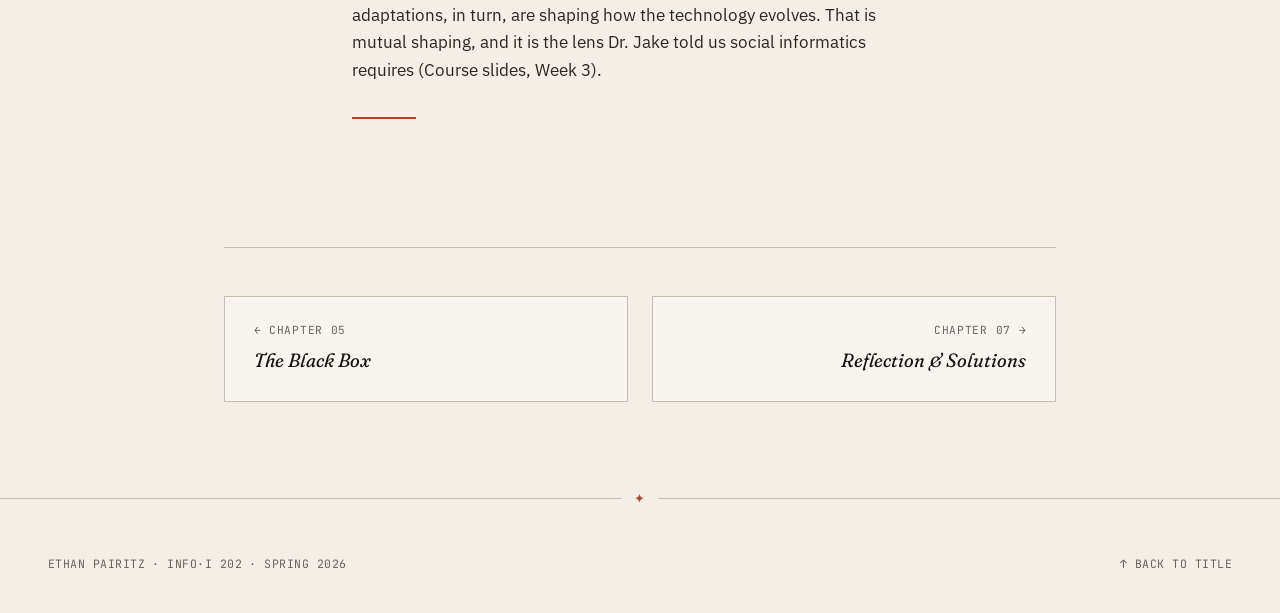
<file: 06-outcomes.html>
<!doctype html>
<html lang="en">
<head>
  <meta charset="utf-8" />
  <meta name="viewport" content="width=device-width, initial-scale=1" />
  <title>06 · Desired &amp; Undesired Outcomes</title>
  <link rel="stylesheet" href="assets/style.css" />
</head>
<body data-section="06">

  <div class="progress" aria-hidden="true"><div class="bar"></div></div>

  <nav class="nav">
    <div class="nav-inner">
      <a class="nav-brand" href="index.html"><span class="amp">§</span> Algorithmic Hiring</a>
      <ul class="nav-list">
        <li><a href="01-introduction.html"      data-section="01"><span class="num">01</span> Intro</a></li>
        <li><a href="02-manual-or-automatic.html" data-section="02"><span class="num">02</span> Manual / Auto</a></li>
        <li><a href="03-infrastructure.html"    data-section="03"><span class="num">03</span> Infrastructure</a></li>
        <li><a href="04-power.html"             data-section="04"><span class="num">04</span> Power</a></li>
        <li><a href="05-black-box.html"         data-section="05"><span class="num">05</span> Black Box</a></li>
        <li><a href="06-outcomes.html"          data-section="06"><span class="num">06</span> Outcomes</a></li>
        <li><a href="07-usefulness.html"        data-section="07"><span class="num">07</span> Reflection</a></li>
        <li><a href="08-works-cited.html"       data-section="08"><span class="num">08</span> Sources</a></li>
      </ul>
      <button class="nav-toggle" aria-label="Toggle navigation">Menu</button>
    </div>
  </nav>

  <main>
    <header class="page-header">
      <span class="watermark" aria-hidden="true">06</span>
      <div>
        <div class="eyebrow reveal d1">Chapter 06</div>
        <h1 class="reveal d2">Desired &amp; <em>Undesired</em> Outcomes</h1>
      </div>
      <div class="meta-block reveal d3">
                Classification · Social analytics · Harm
      </div>
    </header>

    <article class="prose">
      <h2><span class="num">§ 6.1</span>What the Designers Wanted</h2>

      <p class="dropcap">
        The people who built and bought these systems had real problems to
        solve. The desired outcomes are reduce time-to-fill, reduce cost per
        hire, manage overwhelming application volume (a single posting at a
        major employer can receive tens of thousands of applications), provide
        consistent and "standardized" evaluation, and — marketed but rarely
        delivered — reduce bias in hiring by removing subjective human judgment.
      </p>

      <p>
        The efficiency case is real. No human team can read 50,000 resumes.
        Some form of filtering is inevitable at scale.
      </p>

      <blockquote class="fade-in">
        The question is not whether filtering happens but who designs it,
        who controls it, and who gets to see it.
      </blockquote>

      <h2><span class="num">§ 6.2</span>Classification, Categories, Social Analytics</h2>

      <p>
        In the week 8 lectures on social analytics and classificatory systems,
        Dr. Jake defined an analytic as <em>"a lens through which we can make
        sense of observations"</em> (Course slides, Week 8, slide 30), and
        classification systems as <em>"sets of boxes (metaphorical or literal)
        into which things can be put into then do some kind of work —
        bureaucratic or knowledge production"</em> (citing Bowker and Star;
        Course slides, Week 8, slide 35). A category, in his framing, is
        <em>"a group of people or things with particular features in common"</em>
        (Course slides, Week 8, slide 36). He emphasized that our learned
        classification systems build our mental models, which in turn shape
        the computational models used to train predictive algorithms
        (Course slides, Week 8).
      </p>

      <p>
        That sequence — <strong>mental model → computational model → predictive
        algorithm</strong> — is the story of algorithmic hiring in one sentence.
      </p>

      <p>
        Algorithmic hiring is a classification system in exactly this sense.
        It sorts applicants into "qualified" and "not qualified," categories
        that are mutually exclusive (per Dr. Jake's criteria) and that carry
        enormous embedded assumptions. Dr. Jake's week 8 social analytics —
        race, gender, class, and disability — are directly applicable.
      </p>

      <h3>Gender</h3>
      <p>
        The Amazon case is the clearest demonstration (Dastin). Trained on a
        decade of male-dominated tech hiring, the model learned that women were
        worse candidates and began penalizing the word <em>"women's"</em> on
        resumes. The classification "qualified software engineer" had been
        shaped historically by gender, and the algorithm absorbed that pattern.
        Even after Amazon scrapped the specific tool, resume parsers still
        interact with gender through name inference and women-coded
        extracurriculars — what Dr. Jake's week 8 lecture on the technologies
        of names describes as names doing <em>"invisible work"</em> that
        communicates gender (Course slides, Week 8, slide 23).
      </p>

      <h3>Race</h3>
      <p>
        Studies have found that resume-screening algorithms can pick up on race
        through name proxies, zip codes, and school names — including
        historically Black colleges and universities versus predominantly white
        institutions (Wilson and Caliskan). The system does not need to know
        your race explicitly to discriminate on the basis of it. Again, this is
        the technologies-of-names dynamic: names are not neutral data, they
        carry social signals that the algorithm is happy to read.
      </p>

      <h3>Class</h3>
      <p>
        ATS systems routinely filter on school prestige, through explicit GPA
        or school-name filters or through ML models trained on hires from a
        small set of target schools. Per Dr. Jake's definition, class is
        <em>"a classification system that groups people with similar life
        chances, shared historical narratives, living circumstances, and/or
        who occupy a similar position in the economic system"</em>
        (Course slides, Week 8, slide 48).
      </p>

      <div class="callout fade-in">
        A filter on school prestige is a class filter dressed up as a merit filter.
      </div>

      <h3>Disability</h3>
      <p>
        Dr. Jake defined disability as <em>"a classification system that groups
        people with similar body conditions,"</em> distinguishing a medical
        model from other approaches (Course slides, Week 8, slide 49). One-way
        video interviews penalize candidates with speech differences, facial
        differences, neurodivergence, or non-standard affect. A candidate on
        the autism spectrum who doesn't make typical eye contact, or a
        candidate with a stutter, is
        disadvantaged by a model trained on neurotypical "success" candidates.
      </p>

      <h2><span class="num">§ 6.3</span>Culture, Technoculture, &amp; Signs</h2>

      <p>
        Dr. Jake opened week 5 with Anne Balsamo's definition of culture as
        <em>"a socially shared symbolic system of signs and meanings"</em>
        (Balsamo, p. 5; Course slides, Week 5, slide 5), and introduced
        technoculture as the idea that <em>"technology and culture shouldn't
        be thought about as in opposition to each other, but rather they are
        interlinked"</em> (Course slides, Week 5, slide 17).
      </p>

      <p>
        This is a useful frame for the resume. A resume is not a neutral
        document — it is a carefully arranged set of cultural signs, and the
        ATS is a machine that reads signs it was trained on. If your signs
        don't match the training set (wrong school, wrong extracurricular
        vocabulary, wrong format), you read to the machine as illegible. The
        applicant and the ATS are both inside a technoculture: neither exists
        independently of the other, and each reshapes the other over time.
      </p>

      <h2><span class="num">§ 6.4</span>Harms to Stakeholders</h2>

      <ul>
        <li>Candidates are rejected silently, with no feedback, no recourse, and no way to improve, because they don't know what they did "wrong."</li>
        <li>Protected classes experience automated discrimination at scale, with the scale itself making individual cases hard to detect.</li>
        <li>Qualified candidates are filtered out for cosmetic reasons (resume formatting, missing keyword), and companies never know they missed them.</li>
        <li>Candidates internalize rejection as personal failure when the rejection may be algorithmic noise.</li>
        <li>Trust in the hiring process erodes, producing application fatigue and disengagement from the labor market.</li>
      </ul>

      <blockquote class="fade-in">
        I spent months assuming something was wrong with me. The moment I hit
        a human-run pipeline (CFS), I got an interview and now an internship.
        The problem was not me.
      </blockquote>

      <h2><span class="num">§ 6.5</span>Resisting Determinism &amp; Reductionism</h2>

      <p>
        Dr. Jake defined <strong>technological determinism</strong> in the
        opening weeks of the course as the belief that <em>"technological
        development follows a natural logic, which is beyond cultural or
        political influence"</em> and that <em>"these developments impact
        societies and force them to adapt"</em>
        (Course slides, Week 3, slide 16). He separately defined
        <strong>reductionist thinking</strong> as
        <em>"oversimplification of human beings and social phenomena to easily
        quantified data points that makes computational modeling possible"</em>
        (Course slides, Week 2, slide 28).
      </p>

      <p>
        Algorithmic hiring is often described reductively — <em>"the
        algorithm is biased, fix the algorithm"</em> — or deterministically —
        <em>"AI is just the future of hiring, applicants need to adapt."</em>
        Both framings are wrong.
      </p>

      <p>
        The algorithm is one node in a much larger system that includes
        applicant behavior, recruiter incentives, vendor business models, legal
        voids, and historical hiring patterns baked into training data. And
        applicants are not simply being forced to adapt to an inevitable
        technology — their adaptations, in turn, are shaping how the technology
        evolves. That is mutual shaping, and it is the lens Dr. Jake told us
        social informatics requires (Course slides, Week 3).
      </p>

      <span class="rule short"></span>
    </article>

    <nav class="pager" aria-label="Section navigation">
      <a href="05-black-box.html" class="prev">
        <span class="dir">← Chapter 05</span>
        <span class="title">The Black Box</span>
      </a>
      <a href="07-usefulness.html" class="next">
        <span class="dir">Chapter 07 →</span>
        <span class="title">Reflection &amp; Solutions</span>
      </a>
    </nav>
  </main>

  <footer>
    <span>Ethan Pairitz · INFO&middot;I 202 · Spring 2026</span>
    <span><a href="index.html">↑ Back to title</a></span>
  </footer>

  <script src="assets/site.js"></script>
</body>
</html>
</file>
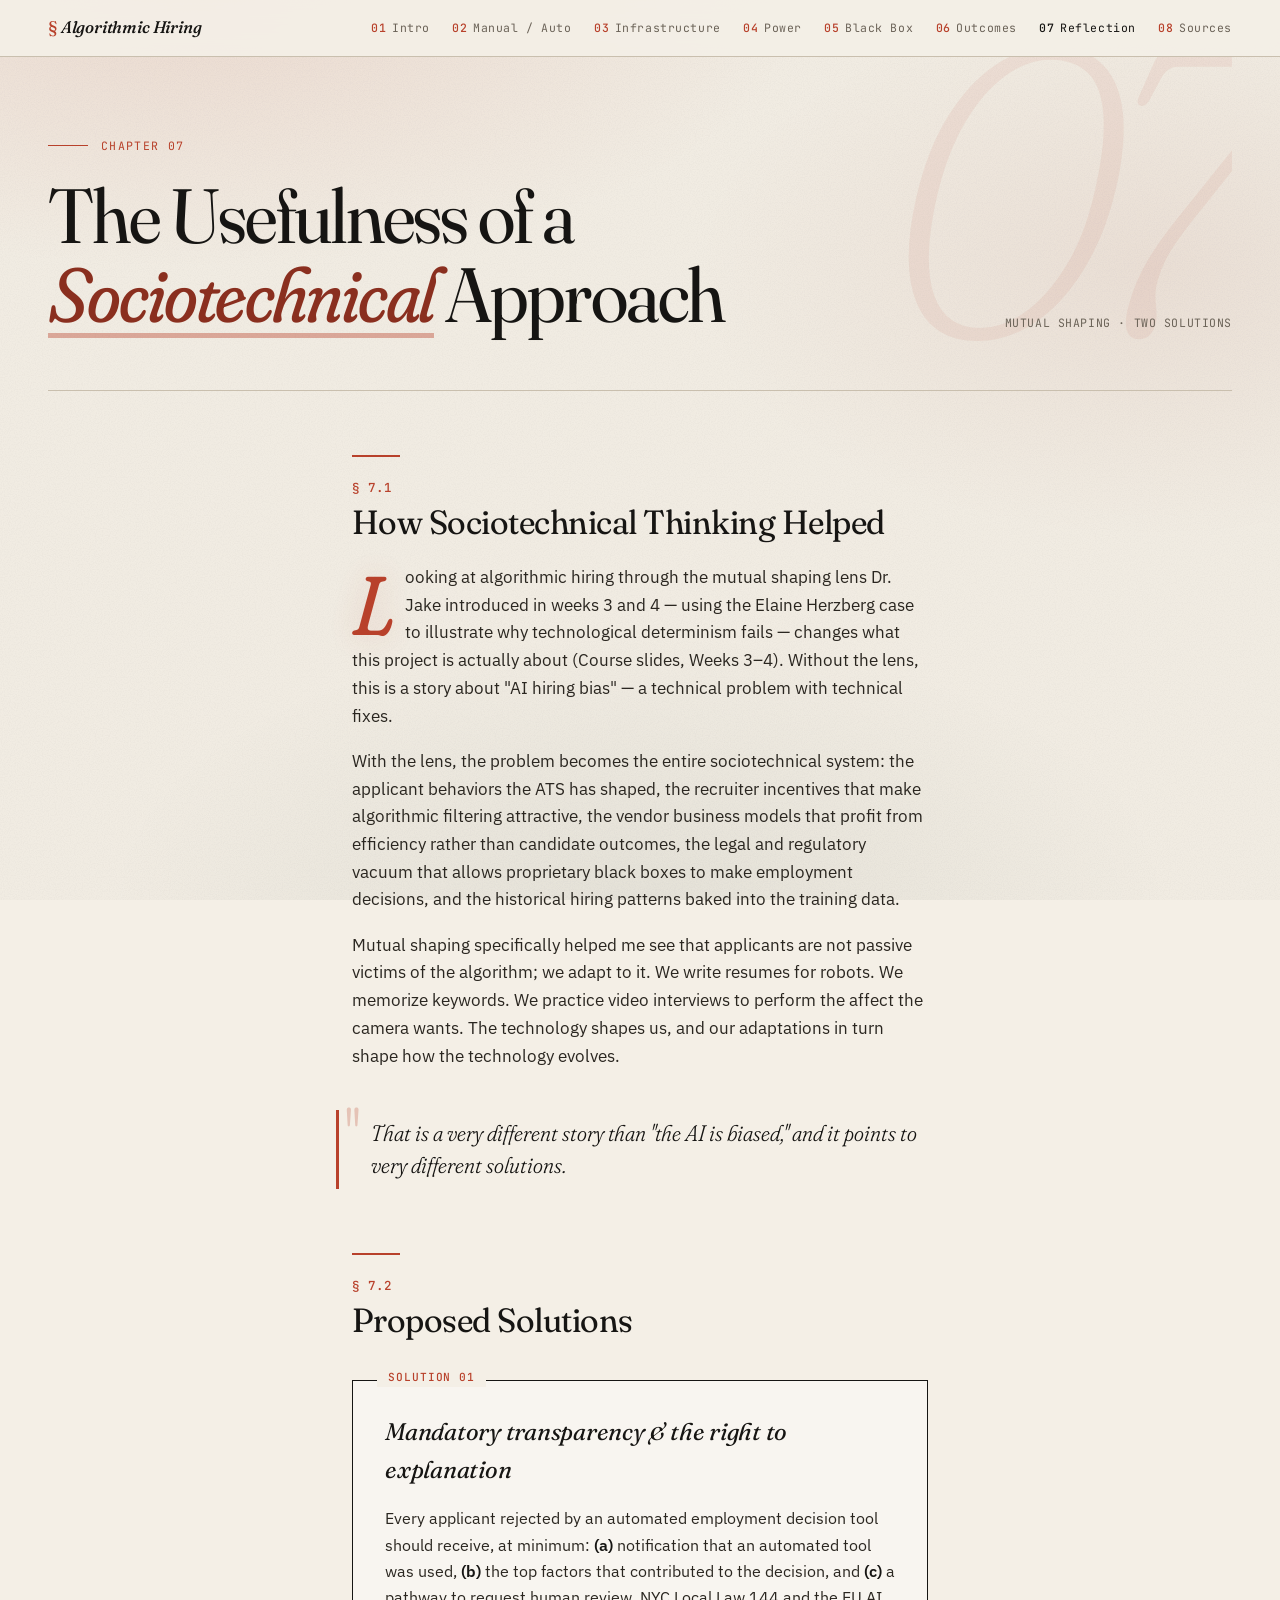
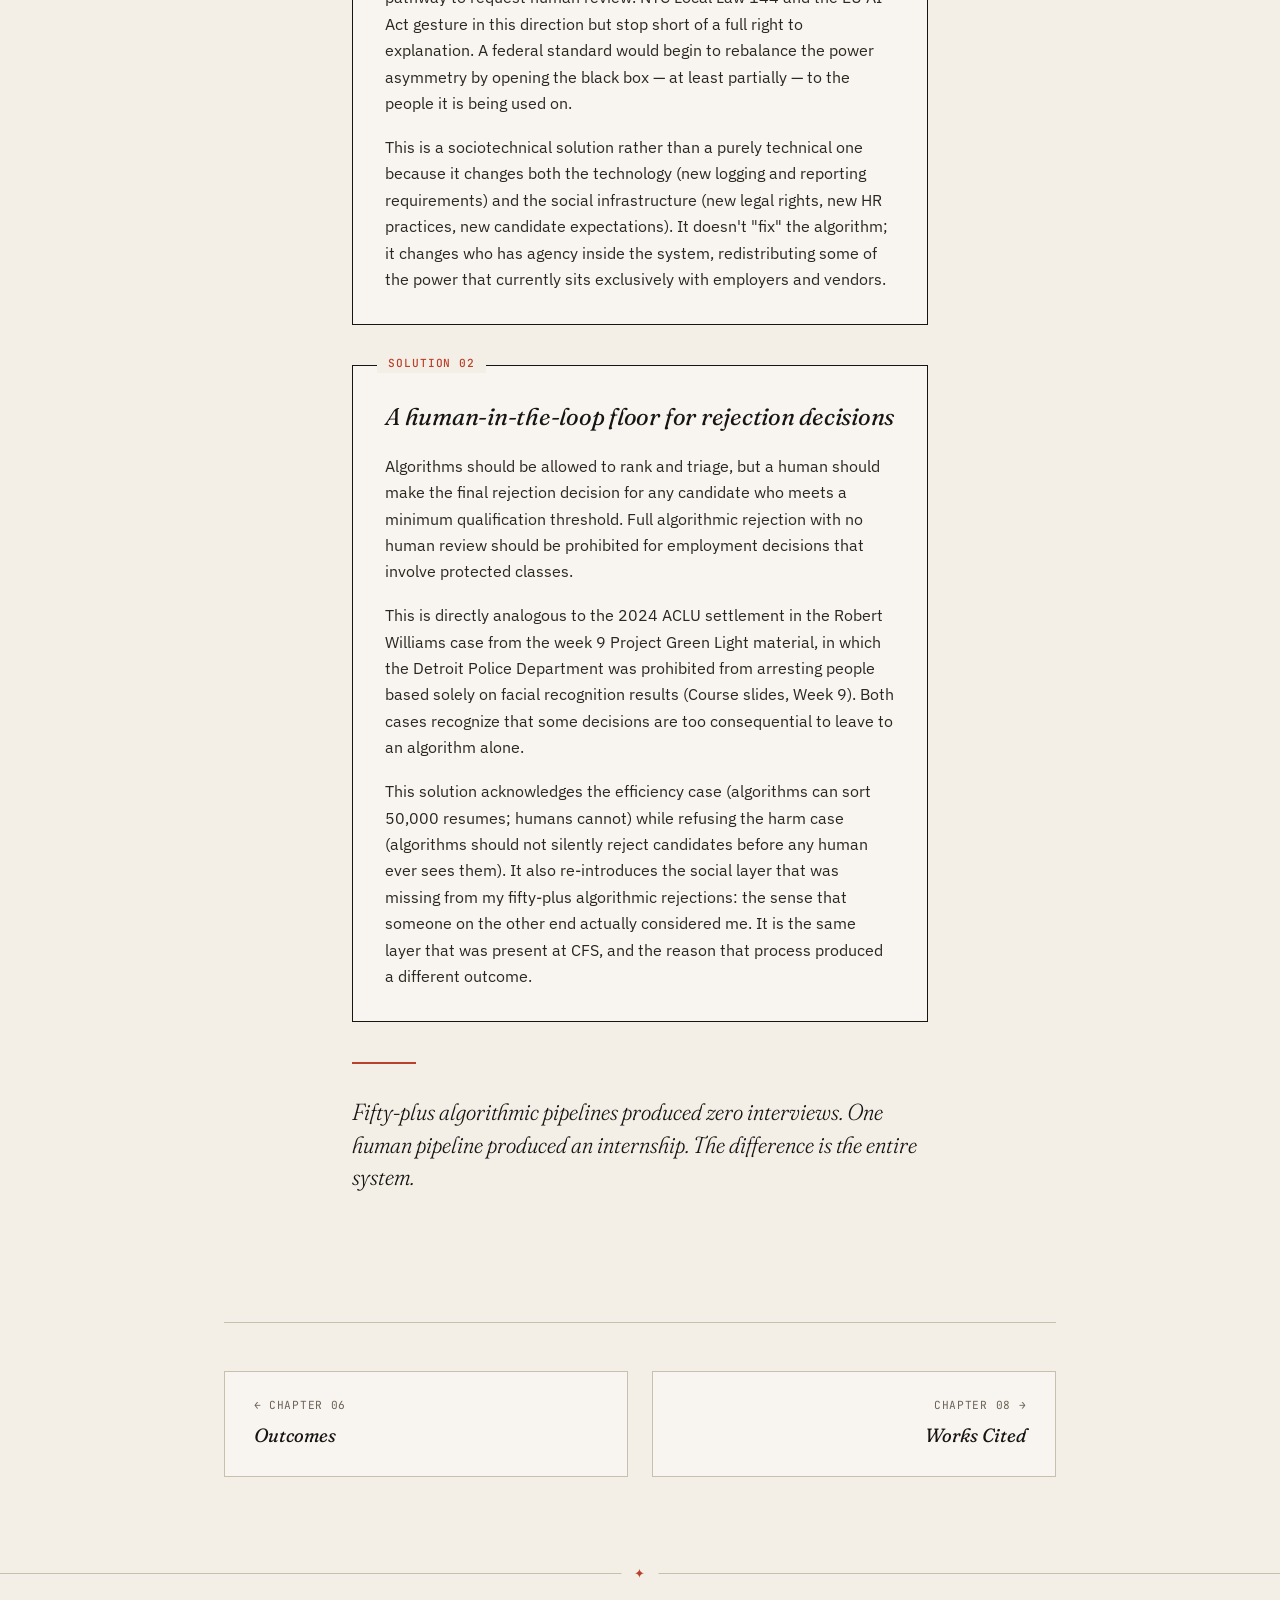
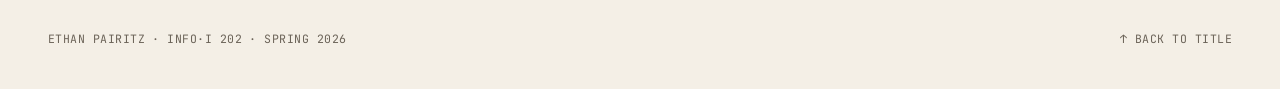
<file: 07-usefulness.html>
<!doctype html>
<html lang="en">
<head>
  <meta charset="utf-8" />
  <meta name="viewport" content="width=device-width, initial-scale=1" />
  <title>07 · The Usefulness of a Sociotechnical Approach</title>
  <link rel="stylesheet" href="assets/style.css" />
  <style>
    .solution {
      margin: 2.5rem 0;
      padding: 2rem;
      border: 1px solid var(--ink);
      background: rgba(255,255,255,0.4);
      position: relative;
    }
    .solution .marker {
      position: absolute;
      top: -0.7rem;
      left: 1.5rem;
      background: var(--paper);
      padding: 0 0.7rem;
      font-family: var(--mono);
      font-size: 0.7rem;
      letter-spacing: 0.08em;
      text-transform: uppercase;
      color: var(--accent);
      font-weight: 500;
    }
    .solution h3 {
      font-family: var(--display);
      font-style: italic;
      font-weight: 400;
      font-size: 1.5rem;
      letter-spacing: -0.01em;
      text-transform: none;
      color: var(--ink);
      margin: 0 0 1rem;
    }
    .solution p { font-size: 1rem; }
    .solution p:last-child { margin-bottom: 0; }
  </style>
</head>
<body data-section="07">

  <div class="progress" aria-hidden="true"><div class="bar"></div></div>

  <nav class="nav">
    <div class="nav-inner">
      <a class="nav-brand" href="index.html"><span class="amp">§</span> Algorithmic Hiring</a>
      <ul class="nav-list">
        <li><a href="01-introduction.html"      data-section="01"><span class="num">01</span> Intro</a></li>
        <li><a href="02-manual-or-automatic.html" data-section="02"><span class="num">02</span> Manual / Auto</a></li>
        <li><a href="03-infrastructure.html"    data-section="03"><span class="num">03</span> Infrastructure</a></li>
        <li><a href="04-power.html"             data-section="04"><span class="num">04</span> Power</a></li>
        <li><a href="05-black-box.html"         data-section="05"><span class="num">05</span> Black Box</a></li>
        <li><a href="06-outcomes.html"          data-section="06"><span class="num">06</span> Outcomes</a></li>
        <li><a href="07-usefulness.html"        data-section="07"><span class="num">07</span> Reflection</a></li>
        <li><a href="08-works-cited.html"       data-section="08"><span class="num">08</span> Sources</a></li>
      </ul>
      <button class="nav-toggle" aria-label="Toggle navigation">Menu</button>
    </div>
  </nav>

  <main>
    <header class="page-header">
      <span class="watermark" aria-hidden="true">07</span>
      <div>
        <div class="eyebrow reveal d1">Chapter 07</div>
        <h1 class="reveal d2">The Usefulness of a <em>Sociotechnical</em> Approach</h1>
      </div>
      <div class="meta-block reveal d3">
                Mutual shaping · Two solutions
      </div>
    </header>

    <article class="prose">
      <h2><span class="num">§ 7.1</span>How Sociotechnical Thinking Helped</h2>

      <p class="dropcap">
        Looking at algorithmic hiring through the mutual shaping lens Dr. Jake
        introduced in weeks 3 and 4 — using the Elaine Herzberg case to
        illustrate why technological determinism fails — changes what this
        project is actually about (Course slides, Weeks 3–4). Without the lens,
        this is a story about "AI hiring bias" — a technical problem with
        technical fixes.
      </p>

      <p>
        With the lens, the problem becomes the entire sociotechnical system:
        the applicant behaviors the ATS has shaped, the recruiter incentives
        that make algorithmic filtering attractive, the vendor business models
        that profit from efficiency rather than candidate outcomes, the legal
        and regulatory vacuum that allows proprietary black boxes to make
        employment decisions, and the historical hiring patterns baked into the
        training data.
      </p>

      <p>
        Mutual shaping specifically helped me see that applicants are not
        passive victims of the algorithm; we adapt to it. We write resumes for
        robots. We memorize keywords. We practice video interviews to perform
        the affect the camera wants. The technology shapes us, and our
        adaptations in turn shape how the technology evolves.
      </p>

      <blockquote class="fade-in">
        That is a very different story than "the AI is biased," and it points
        to very different solutions.
      </blockquote>

      <h2><span class="num">§ 7.2</span>Proposed Solutions</h2>

      <div class="solution fade-in">
        <span class="marker">Solution 01</span>
        <h3>Mandatory transparency &amp; the right to explanation</h3>
        <p>
          Every applicant rejected by an automated employment decision tool
          should receive, at minimum: <strong>(a)</strong> notification that
          an automated tool was used, <strong>(b)</strong> the top factors that
          contributed to the decision, and <strong>(c)</strong> a pathway to
          request human review. NYC Local Law 144 and the EU AI Act gesture in
          this direction but stop short of a full right to explanation. A
          federal standard would begin to rebalance the power asymmetry by
          opening the black box — at least partially — to the people it is
          being used on.
        </p>
        <p>
          This is a sociotechnical solution rather than a purely technical one
          because it changes both the technology (new logging and reporting
          requirements) and the social infrastructure (new legal rights, new HR
          practices, new candidate expectations). It doesn't "fix" the
          algorithm; it changes who has agency inside the system, redistributing
          some of the power that currently sits exclusively with employers and
          vendors.
        </p>
      </div>

      <div class="solution fade-in">
        <span class="marker">Solution 02</span>
        <h3>A human-in-the-loop floor for rejection decisions</h3>
        <p>
          Algorithms should be allowed to rank and triage, but a human should
          make the final rejection decision for any candidate who meets a
          minimum qualification threshold. Full algorithmic rejection with no
          human review should be prohibited for employment decisions that
          involve protected classes.
        </p>
        <p>
          This is directly analogous to the 2024 ACLU settlement in the Robert
          Williams case from the week 9 Project Green Light material, in which
          the Detroit Police Department was prohibited from arresting people
          based solely on facial recognition results
          (Course slides, Week 9). Both cases recognize that some decisions
          are too consequential to leave to an algorithm alone.
        </p>
        <p>
          This solution acknowledges the efficiency case (algorithms can sort
          50,000 resumes; humans cannot) while refusing the harm case
          (algorithms should not silently reject candidates before any human
          ever sees them). It also re-introduces the social layer that was
          missing from my fifty-plus algorithmic rejections: the sense that
          someone on the other end actually considered me. It is the same layer
          that was present at CFS, and the reason that process produced a
          different outcome.
        </p>
      </div>

      <span class="rule short"></span>

      <p class="lead" style="margin-top:2rem;">
        Fifty-plus algorithmic pipelines produced zero interviews. One human
        pipeline produced an internship. The difference is the entire system.
      </p>
    </article>

    <nav class="pager" aria-label="Section navigation">
      <a href="06-outcomes.html" class="prev">
        <span class="dir">← Chapter 06</span>
        <span class="title">Outcomes</span>
      </a>
      <a href="08-works-cited.html" class="next">
        <span class="dir">Chapter 08 →</span>
        <span class="title">Works Cited</span>
      </a>
    </nav>
  </main>

  <footer>
    <span>Ethan Pairitz · INFO&middot;I 202 · Spring 2026</span>
    <span><a href="index.html">↑ Back to title</a></span>
  </footer>

  <script src="assets/site.js"></script>
</body>
</html>
</file>
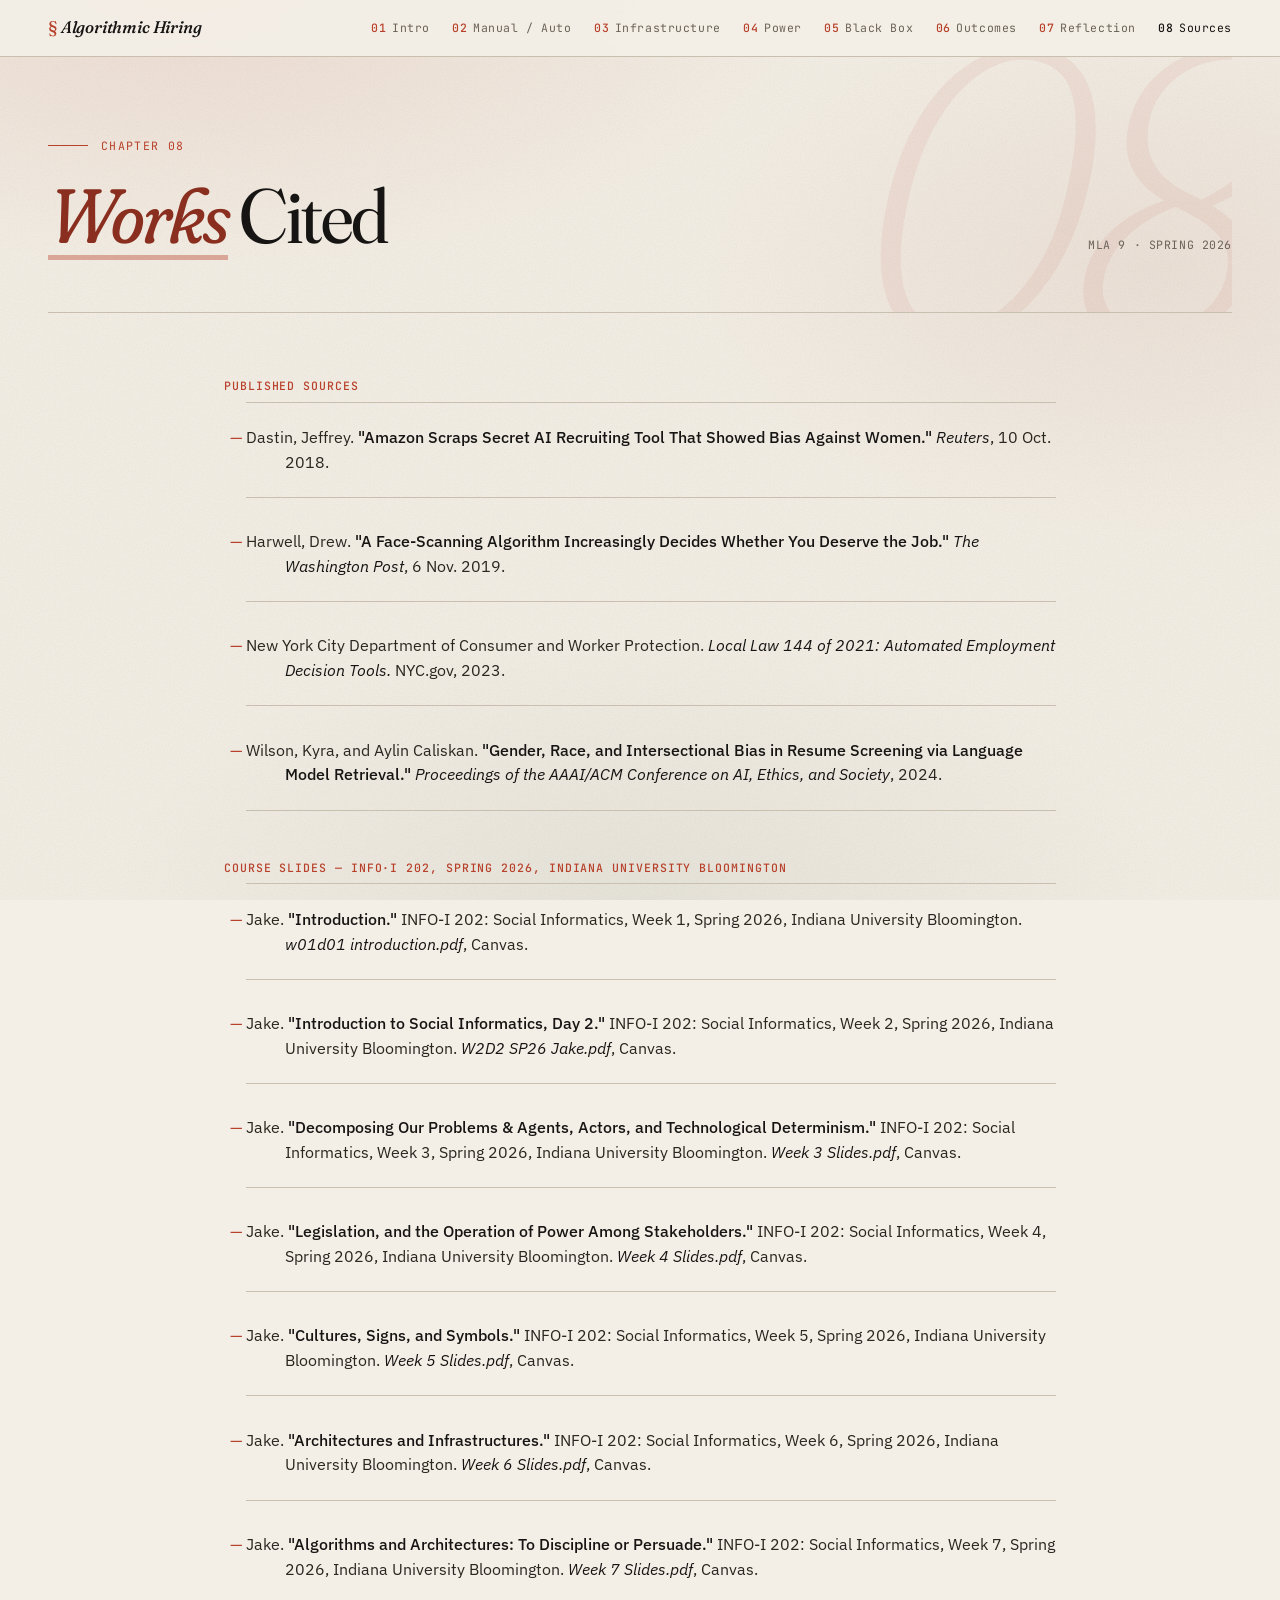
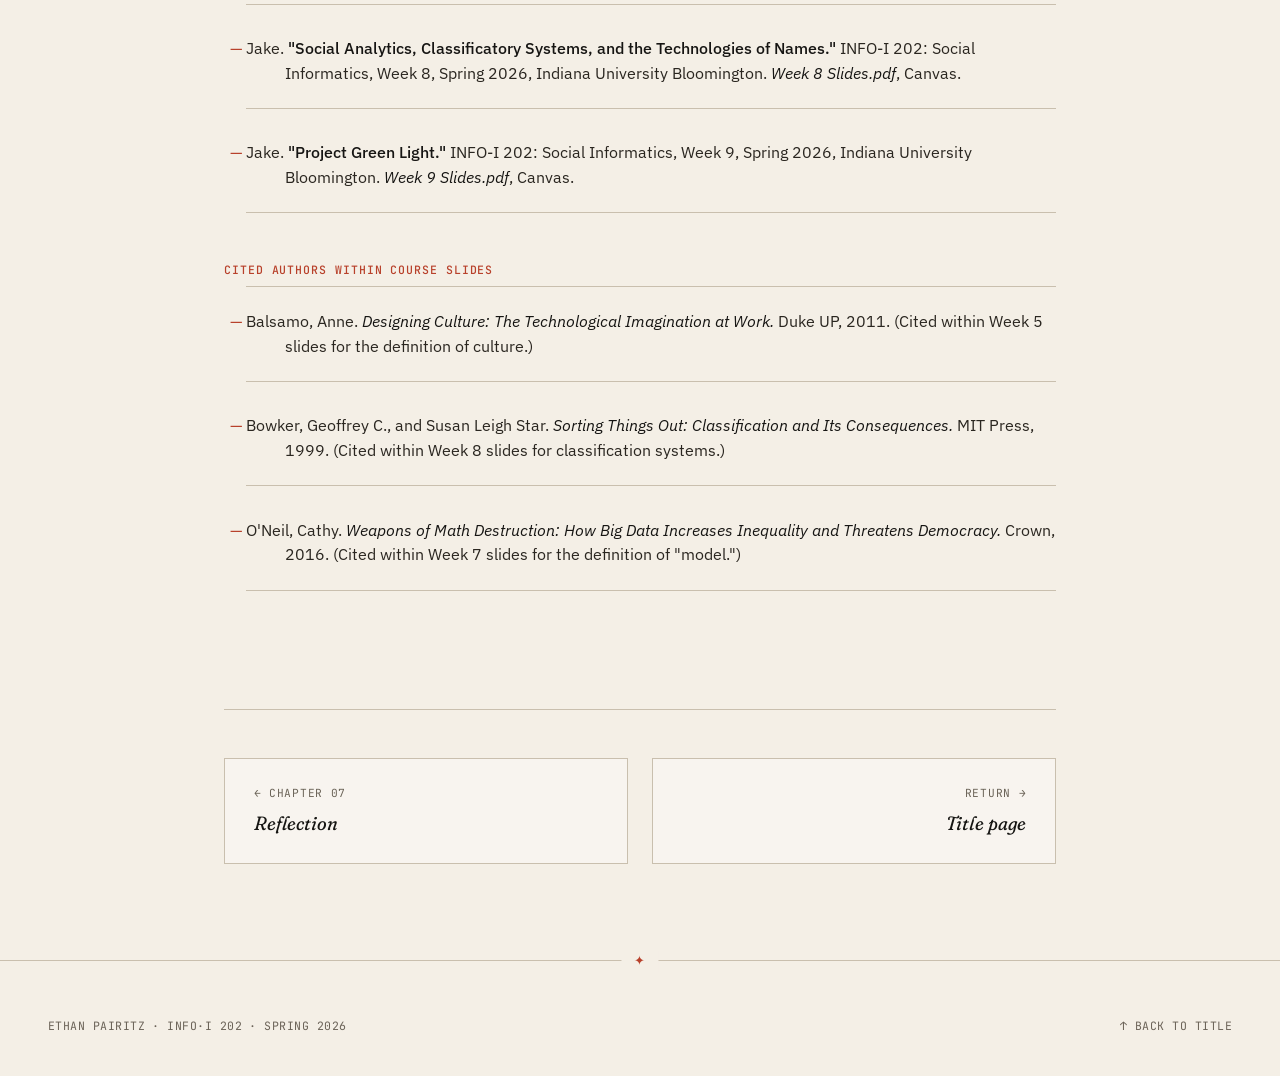
<file: 08-works-cited.html>
<!doctype html>
<html lang="en">
<head>
  <meta charset="utf-8" />
  <meta name="viewport" content="width=device-width, initial-scale=1" />
  <title>08 · Works Cited</title>
  <link rel="stylesheet" href="assets/style.css" />
  <style>
    .citations {
      list-style: none;
      padding: 0;
      margin: 0 0 3rem;
    }
    .citations li {
      padding: 1.4rem 0;
      border-bottom: 1px solid var(--rule);
      padding-left: 2.4rem;
      text-indent: -2.4rem;
      font-size: 1rem;
      line-height: 1.55;
      color: var(--ink-soft);
    }
    .citations li:first-child { border-top: 1px solid var(--rule); }
    .citations li em { color: var(--ink); }
    .citations li strong { color: var(--ink); font-weight: 500; }
    .citation-group {
      margin: 3rem 0 1rem;
    }
    .citation-group-label {
      font-family: var(--mono);
      font-size: 0.72rem;
      letter-spacing: 0.08em;
      text-transform: uppercase;
      color: var(--accent);
      margin-bottom: 0.4rem;
      font-weight: 500;
    }
  </style>
</head>
<body data-section="08">

  <div class="progress" aria-hidden="true"><div class="bar"></div></div>

  <nav class="nav">
    <div class="nav-inner">
      <a class="nav-brand" href="index.html"><span class="amp">§</span> Algorithmic Hiring</a>
      <ul class="nav-list">
        <li><a href="01-introduction.html"      data-section="01"><span class="num">01</span> Intro</a></li>
        <li><a href="02-manual-or-automatic.html" data-section="02"><span class="num">02</span> Manual / Auto</a></li>
        <li><a href="03-infrastructure.html"    data-section="03"><span class="num">03</span> Infrastructure</a></li>
        <li><a href="04-power.html"             data-section="04"><span class="num">04</span> Power</a></li>
        <li><a href="05-black-box.html"         data-section="05"><span class="num">05</span> Black Box</a></li>
        <li><a href="06-outcomes.html"          data-section="06"><span class="num">06</span> Outcomes</a></li>
        <li><a href="07-usefulness.html"        data-section="07"><span class="num">07</span> Reflection</a></li>
        <li><a href="08-works-cited.html"       data-section="08"><span class="num">08</span> Sources</a></li>
      </ul>
      <button class="nav-toggle" aria-label="Toggle navigation">Menu</button>
    </div>
  </nav>

  <main>
    <header class="page-header">
      <span class="watermark" aria-hidden="true">08</span>
      <div>
        <div class="eyebrow reveal d1">Chapter 08</div>
        <h1 class="reveal d2"><em>Works</em> Cited</h1>
      </div>
      <div class="meta-block reveal d3">
                MLA 9 · Spring 2026
      </div>
    </header>

    <article class="prose wide">

      <div class="citation-group">
        <div class="citation-group-label">Published Sources</div>
        <ul class="citations">
          <li>Dastin, Jeffrey. <strong>"Amazon Scraps Secret AI Recruiting Tool That Showed Bias Against Women."</strong> <em>Reuters</em>, 10 Oct. 2018.</li>
          <li>Harwell, Drew. <strong>"A Face-Scanning Algorithm Increasingly Decides Whether You Deserve the Job."</strong> <em>The Washington Post</em>, 6 Nov. 2019.</li>
          <li>New York City Department of Consumer and Worker Protection. <em>Local Law 144 of 2021: Automated Employment Decision Tools.</em> NYC.gov, 2023.</li>
          <li>Wilson, Kyra, and Aylin Caliskan. <strong>"Gender, Race, and Intersectional Bias in Resume Screening via Language Model Retrieval."</strong> <em>Proceedings of the AAAI/ACM Conference on AI, Ethics, and Society</em>, 2024.</li>
        </ul>
      </div>

      <div class="citation-group">
        <div class="citation-group-label">Course Slides — INFO&middot;I 202, Spring 2026, Indiana University Bloomington</div>
        <ul class="citations">
          <li>Jake. <strong>"Introduction."</strong> INFO-I 202: Social Informatics, Week 1, Spring 2026, Indiana University Bloomington. <em>w01d01 introduction.pdf</em>, Canvas.</li>
          <li>Jake. <strong>"Introduction to Social Informatics, Day 2."</strong> INFO-I 202: Social Informatics, Week 2, Spring 2026, Indiana University Bloomington. <em>W2D2 SP26 Jake.pdf</em>, Canvas.</li>
          <li>Jake. <strong>"Decomposing Our Problems &amp; Agents, Actors, and Technological Determinism."</strong> INFO-I 202: Social Informatics, Week 3, Spring 2026, Indiana University Bloomington. <em>Week 3 Slides.pdf</em>, Canvas.</li>
          <li>Jake. <strong>"Legislation, and the Operation of Power Among Stakeholders."</strong> INFO-I 202: Social Informatics, Week 4, Spring 2026, Indiana University Bloomington. <em>Week 4 Slides.pdf</em>, Canvas.</li>
          <li>Jake. <strong>"Cultures, Signs, and Symbols."</strong> INFO-I 202: Social Informatics, Week 5, Spring 2026, Indiana University Bloomington. <em>Week 5 Slides.pdf</em>, Canvas.</li>
          <li>Jake. <strong>"Architectures and Infrastructures."</strong> INFO-I 202: Social Informatics, Week 6, Spring 2026, Indiana University Bloomington. <em>Week 6 Slides.pdf</em>, Canvas.</li>
          <li>Jake. <strong>"Algorithms and Architectures: To Discipline or Persuade."</strong> INFO-I 202: Social Informatics, Week 7, Spring 2026, Indiana University Bloomington. <em>Week 7 Slides.pdf</em>, Canvas.</li>
          <li>Jake. <strong>"Social Analytics, Classificatory Systems, and the Technologies of Names."</strong> INFO-I 202: Social Informatics, Week 8, Spring 2026, Indiana University Bloomington. <em>Week 8 Slides.pdf</em>, Canvas.</li>
          <li>Jake. <strong>"Project Green Light."</strong> INFO-I 202: Social Informatics, Week 9, Spring 2026, Indiana University Bloomington. <em>Week 9 Slides.pdf</em>, Canvas.</li>
        </ul>
      </div>

      <div class="citation-group">
        <div class="citation-group-label">Cited Authors Within Course Slides</div>
        <ul class="citations">
          <li>Balsamo, Anne. <em>Designing Culture: The Technological Imagination at Work.</em> Duke UP, 2011. (Cited within Week 5 slides for the definition of culture.)</li>
          <li>Bowker, Geoffrey C., and Susan Leigh Star. <em>Sorting Things Out: Classification and Its Consequences.</em> MIT Press, 1999. (Cited within Week 8 slides for classification systems.)</li>
          <li>O'Neil, Cathy. <em>Weapons of Math Destruction: How Big Data Increases Inequality and Threatens Democracy.</em> Crown, 2016. (Cited within Week 7 slides for the definition of "model.")</li>
        </ul>
      </div>

    </article>

    <nav class="pager" aria-label="Section navigation">
      <a href="07-usefulness.html" class="prev">
        <span class="dir">← Chapter 07</span>
        <span class="title">Reflection</span>
      </a>
      <a href="index.html" class="next">
        <span class="dir">Return →</span>
        <span class="title">Title page</span>
      </a>
    </nav>
  </main>

  <footer>
    <span>Ethan Pairitz · INFO&middot;I 202 · Spring 2026</span>
    <span><a href="index.html">↑ Back to title</a></span>
  </footer>

  <script src="assets/site.js"></script>
</body>
</html>
</file>
<file: assets/style.css>
/* ============================================================
   ALGORITHMIC HIRING — site stylesheet
   editorial academic / ink + cream / motion-forward
   ============================================================ */

@import url('https://fonts.googleapis.com/css2?family=Fraunces:opsz,wght,SOFT@9..144,300..900,0..100&family=IBM+Plex+Sans:ital,wght@0,300;0,400;0,500;0,600;1,400&family=JetBrains+Mono:wght@400;500&display=swap');

:root {
  /* palette — paper + ink, with a single saturated accent */
  --paper:        #f4efe6;
  --paper-deep:   #ebe4d6;
  --paper-deeper: #ddd2bd;
  --ink:          #161513;
  --ink-soft:     #2a2620;
  --ink-mute:     #6b6358;
  --rule:         #c9bfae;
  --accent:       #b8412b;   /* oxidized red */
  --accent-deep:  #8a2f1f;
  --accent-glow:  rgba(184, 65, 43, 0.18);
  --warn:         #1d3b2a;   /* deep green for contrast callouts */

  /* type */
  --display: 'Fraunces', 'Times New Roman', serif;
  --body:    'IBM Plex Sans', -apple-system, system-ui, sans-serif;
  --mono:    'JetBrains Mono', ui-monospace, monospace;

  /* scale */
  --measure: 36rem;
  --gutter: clamp(1.25rem, 4vw, 3rem);

  /* motion */
  --ease: cubic-bezier(0.2, 0.7, 0.2, 1);
  --ease-out: cubic-bezier(0.16, 1, 0.3, 1);
}

* { box-sizing: border-box; margin: 0; padding: 0; }

html { scroll-behavior: smooth; }

body {
  font-family: var(--body);
  font-weight: 400;
  font-size: 17px;
  line-height: 1.6;
  color: var(--ink);
  background: var(--paper);
  background-image:
    radial-gradient(ellipse 80% 50% at 15% 0%,  rgba(184, 65, 43, 0.10), transparent 60%),
    radial-gradient(ellipse 60% 50% at 90% 30%, rgba(138, 47, 31, 0.07), transparent 60%),
    radial-gradient(ellipse 70% 50% at 50% 100%,rgba(29, 59, 42, 0.06), transparent 60%);
  background-attachment: fixed;
  min-height: 100vh;
  -webkit-font-smoothing: antialiased;
  text-rendering: optimizeLegibility;
}

/* paper grain overlay */
body::before {
  content: '';
  position: fixed;
  inset: 0;
  pointer-events: none;
  opacity: 0.7;
  z-index: 1;
  background-image: url("data:image/svg+xml;utf8,<svg xmlns='http://www.w3.org/2000/svg' width='200' height='200'><filter id='n'><feTurbulence type='fractalNoise' baseFrequency='0.85' numOctaves='2' stitchTiles='stitch'/><feColorMatrix values='0 0 0 0 0.08 0 0 0 0 0.07 0 0 0 0 0.05 0 0 0 0.08 0'/></filter><rect width='100%' height='100%' filter='url(%23n)'/></svg>");
  mix-blend-mode: multiply;
}

/* ---------- scroll progress bar ---------- */
.progress {
  position: fixed;
  top: 0;
  left: 0;
  right: 0;
  height: 3px;
  z-index: 200;
  background: transparent;
  pointer-events: none;
}
.progress .bar {
  height: 100%;
  width: 0%;
  background: var(--accent);
  box-shadow: 0 0 12px var(--accent-glow);
  transition: width 0.05s linear;
}

/* selection */
::selection { background: var(--accent); color: var(--paper); }
::-moz-selection { background: var(--accent); color: var(--paper); }

/* ---------- nav ---------- */
.nav {
  position: sticky;
  top: 0;
  z-index: 100;
  background: rgba(244, 239, 230, 0.92);
  backdrop-filter: blur(10px);
  -webkit-backdrop-filter: blur(10px);
  border-bottom: 1px solid var(--rule);
}

.nav-inner {
  max-width: 1400px;
  margin: 0 auto;
  padding: 0.9rem var(--gutter);
  display: flex;
  align-items: center;
  justify-content: space-between;
  gap: 2rem;
}

.nav-brand {
  font-family: var(--display);
  font-weight: 500;
  font-style: italic;
  font-size: 1.05rem;
  letter-spacing: -0.01em;
  color: var(--ink);
  text-decoration: none;
  white-space: nowrap;
}

.nav-brand .amp { color: var(--accent); font-style: normal; }

.nav-meta {
  font-family: var(--mono);
  font-size: 0.7rem;
  letter-spacing: 0.05em;
  text-transform: uppercase;
  color: var(--ink-mute);
}

.nav-list {
  display: flex;
  gap: 1.4rem;
  list-style: none;
  font-family: var(--mono);
  font-size: 0.72rem;
  letter-spacing: 0.05em;
}

.nav-list a {
  color: var(--ink-mute);
  text-decoration: none;
  transition: color 0.2s;
  display: inline-flex;
  align-items: baseline;
  gap: 0.35rem;
}

.nav-list a .num {
  color: var(--accent);
  font-weight: 500;
}

.nav-list a:hover, .nav-list a.active {
  color: var(--ink);
}

.nav-list a.active .num {
  color: var(--ink);
}

/* nav drawer trigger (mobile) */
.nav-toggle { display: none; }

@media (max-width: 900px) {
  .nav-list { display: none; }
  .nav-toggle {
    display: block;
    background: none;
    border: 1px solid var(--rule);
    padding: 0.45rem 0.7rem;
    font-family: var(--mono);
    font-size: 0.7rem;
    text-transform: uppercase;
    letter-spacing: 0.05em;
    color: var(--ink);
    cursor: pointer;
    border-radius: 2px;
  }
  .nav.open .nav-list {
    display: flex;
    position: absolute;
    top: 100%;
    left: 0;
    right: 0;
    flex-direction: column;
    gap: 0;
    background: var(--paper);
    border-bottom: 1px solid var(--rule);
    padding: 0.5rem 0;
  }
  .nav.open .nav-list li {
    padding: 0.7rem var(--gutter);
    border-top: 1px solid var(--rule);
  }
  .nav.open .nav-list li:first-child { border-top: none; }
}

/* ---------- main + sections ---------- */
main {
  position: relative;
  z-index: 2;
  max-width: 1400px;
  margin: 0 auto;
  padding: 0 var(--gutter);
}

.page-header {
  padding: 5rem 0 3.5rem;
  border-bottom: 1px solid var(--rule);
  margin-bottom: 4rem;
  display: grid;
  grid-template-columns: minmax(0, 1fr) auto;
  gap: 2rem;
  align-items: end;
  position: relative;
  overflow: hidden;
}

/* enormous watermark chapter numeral */
.page-header .watermark {
  position: absolute;
  top: -2rem;
  right: -1rem;
  font-family: var(--display);
  font-weight: 200;
  font-style: italic;
  font-size: clamp(14rem, 32vw, 28rem);
  line-height: 0.8;
  letter-spacing: -0.05em;
  color: var(--accent);
  opacity: 0.07;
  pointer-events: none;
  z-index: 0;
  font-variation-settings: 'opsz' 144, 'SOFT' 100;
  user-select: none;
}

.page-header > div { position: relative; z-index: 1; }

.page-header .eyebrow {
  font-family: var(--mono);
  font-size: 0.72rem;
  letter-spacing: 0.12em;
  text-transform: uppercase;
  color: var(--accent);
  margin-bottom: 1.4rem;
  display: flex;
  align-items: center;
  gap: 0.8rem;
}

.page-header .eyebrow::before {
  content: '';
  width: 2.5rem;
  height: 1px;
  background: var(--accent);
  transform-origin: left;
  animation: rule-grow 0.8s var(--ease-out) 0.2s both;
}

@keyframes rule-grow {
  from { transform: scaleX(0); }
  to   { transform: scaleX(1); }
}

.page-header h1 {
  font-family: var(--display);
  font-weight: 400;
  font-size: clamp(2.4rem, 6vw, 4.8rem);
  line-height: 1.02;
  letter-spacing: -0.025em;
  color: var(--ink);
  font-variation-settings: 'opsz' 144, 'SOFT' 30;
  max-width: 18ch;
}

.page-header h1 em {
  font-style: italic;
  color: var(--accent-deep);
  font-variation-settings: 'opsz' 144, 'SOFT' 100;
  position: relative;
  display: inline-block;
}

/* underline swoop on accent words in titles */
.page-header h1 em::after {
  content: '';
  position: absolute;
  left: 0;
  right: 0;
  bottom: -0.05em;
  height: 0.06em;
  background: var(--accent);
  opacity: 0.4;
  transform-origin: left;
  animation: rule-grow 1s var(--ease-out) 0.6s both;
}

.page-header .meta-block {
  font-family: var(--mono);
  font-size: 0.72rem;
  letter-spacing: 0.05em;
  text-transform: uppercase;
  color: var(--ink-mute);
  text-align: right;
  line-height: 1.8;
  white-space: nowrap;
}

.page-header .meta-block strong {
  color: var(--ink);
  font-weight: 500;
}

.page-header .meta-block .marker {
  display: inline-block;
  width: 6px;
  height: 6px;
  background: var(--accent);
  border-radius: 50%;
  margin-right: 0.5rem;
  vertical-align: middle;
  box-shadow: 0 0 10px var(--accent-glow);
  animation: pulse 2.5s ease-in-out infinite;
}

@keyframes pulse {
  0%, 100% { opacity: 1; transform: scale(1); }
  50%      { opacity: 0.5; transform: scale(1.4); }
}

@media (max-width: 700px) {
  .page-header { grid-template-columns: 1fr; }
  .page-header .meta-block { text-align: left; }
  .page-header .watermark { font-size: 18rem; }
}

/* ---------- prose ---------- */
.prose {
  max-width: var(--measure);
  margin: 0 auto;
  padding-bottom: 6rem;
}

.prose.wide { max-width: 52rem; }

.prose h2 {
  font-family: var(--display);
  font-weight: 400;
  font-size: 2.1rem;
  line-height: 1.15;
  letter-spacing: -0.015em;
  color: var(--ink);
  margin: 4rem 0 1.4rem;
  font-variation-settings: 'opsz' 60, 'SOFT' 40;
  position: relative;
  padding-top: 1.6rem;
}

.prose h2:first-child { margin-top: 0; }

/* decorative top rule before each h2 */
.prose h2::before {
  content: '';
  position: absolute;
  top: 0;
  left: 0;
  width: 3rem;
  height: 2px;
  background: var(--accent);
}

.prose h2 .num {
  font-family: var(--mono);
  font-size: 0.78rem;
  font-weight: 500;
  letter-spacing: 0.08em;
  color: var(--accent);
  display: block;
  margin-bottom: 0.5rem;
  text-transform: uppercase;
}

.prose h3 {
  font-family: var(--body);
  font-weight: 600;
  font-size: 1.05rem;
  letter-spacing: 0.02em;
  text-transform: uppercase;
  color: var(--ink);
  margin: 2.4rem 0 0.9rem;
}

.prose h4 {
  font-family: var(--display);
  font-style: italic;
  font-weight: 500;
  font-size: 1.25rem;
  color: var(--ink);
  margin: 2rem 0 0.6rem;
}

.prose p {
  margin-bottom: 1.1rem;
  color: var(--ink-soft);
  font-size: 1.05rem;
  line-height: 1.65;
}

.prose p.lead {
  font-family: var(--display);
  font-weight: 300;
  font-style: italic;
  font-size: 1.45rem;
  line-height: 1.4;
  color: var(--ink);
  margin-bottom: 2rem;
  font-variation-settings: 'opsz' 80, 'SOFT' 60;
}

.prose .dropcap::first-letter {
  font-family: var(--display);
  font-weight: 400;
  font-style: italic;
  font-size: 5.2rem;
  line-height: 0.85;
  float: left;
  padding: 0.35rem 0.7rem 0 0;
  color: var(--accent);
  font-variation-settings: 'opsz' 144, 'SOFT' 100;
  text-shadow: 0 0 30px var(--accent-glow);
}

.prose strong { color: var(--ink); font-weight: 600; }

.prose em { font-style: italic; }

.prose ul, .prose ol {
  margin: 0 0 1.4rem 0;
  padding-left: 1.4rem;
  color: var(--ink-soft);
}

.prose li {
  margin-bottom: 0.55rem;
  line-height: 1.6;
}

.prose ul li::marker { color: var(--accent); content: '— '; }

.prose blockquote {
  margin: 2.5rem -1rem;
  padding: 0.5rem 1.6rem 0.5rem 2rem;
  border-left: 3px solid var(--accent);
  font-family: var(--display);
  font-style: italic;
  font-weight: 300;
  font-size: 1.4rem;
  line-height: 1.4;
  color: var(--ink);
  position: relative;
  font-variation-settings: 'opsz' 80, 'SOFT' 80;
}

.prose blockquote::before {
  content: '"';
  position: absolute;
  left: 0.4rem;
  top: -0.5rem;
  font-family: var(--display);
  font-size: 4rem;
  line-height: 1;
  color: var(--accent);
  opacity: 0.25;
  font-style: normal;
}

.prose blockquote cite {
  display: block;
  margin-top: 0.9rem;
  font-family: var(--mono);
  font-style: normal;
  font-size: 0.72rem;
  letter-spacing: 0.05em;
  text-transform: uppercase;
  color: var(--ink-mute);
}

.prose a {
  color: var(--accent);
  text-decoration: underline;
  text-decoration-thickness: 1px;
  text-underline-offset: 3px;
  transition: color 0.2s var(--ease);
}
.prose a:hover {
  color: var(--accent-deep);
}

/* ---------- callouts / data interludes ---------- */
.callout {
  margin: 2.8rem -1.5rem;
  padding: 1.8rem 1.8rem 1.8rem 2.2rem;
  background:
    linear-gradient(135deg, var(--paper-deep), var(--paper-deeper));
  border-left: 3px solid var(--accent);
  font-family: var(--mono);
  font-size: 0.86rem;
  line-height: 1.6;
  color: var(--ink-soft);
  position: relative;
  box-shadow:
    0 1px 0 rgba(255,255,255,0.4) inset,
    0 4px 24px -8px rgba(22,21,19,0.12);
}

.callout::before, .callout::after {
  content: '';
  position: absolute;
  width: 12px;
  height: 12px;
  border: 1px solid var(--accent);
  opacity: 0.55;
}
.callout::before { top: -1px; left: -1px; border-right: none; border-bottom: none; }
.callout::after  { bottom: -1px; right: -1px; border-left: none; border-top: none; }

.callout strong { color: var(--ink); font-weight: 600; }

.stat-row {
  display: grid;
  grid-template-columns: repeat(3, 1fr);
  gap: 1.6rem;
  margin: 3.5rem -1rem;
  padding: 2.4rem 0;
  border-top: 2px solid var(--ink);
  border-bottom: 2px solid var(--ink);
  position: relative;
}

/* tiny serial markers in the corners of stat-row */
.stat-row::before, .stat-row::after {
  content: '✦';
  position: absolute;
  top: -10px;
  font-size: 0.7rem;
  color: var(--accent);
  background: var(--paper);
  padding: 0 0.6rem;
}
.stat-row::before { left: 1rem; }
.stat-row::after  { right: 1rem; top: auto; bottom: -10px; }

.stat .num {
  font-family: var(--display);
  font-weight: 200;
  font-size: clamp(2.8rem, 6vw, 4.4rem);
  line-height: 1;
  letter-spacing: -0.03em;
  color: var(--ink);
  font-variation-settings: 'opsz' 144, 'SOFT' 50;
  display: block;
  transition: color 0.3s var(--ease);
}

.stat .num.accent { color: var(--accent); }

.stat .label {
  font-family: var(--mono);
  font-size: 0.7rem;
  letter-spacing: 0.06em;
  text-transform: uppercase;
  color: var(--ink-mute);
  margin-top: 0.7rem;
  line-height: 1.5;
}

@media (max-width: 600px) {
  .stat-row { grid-template-columns: 1fr; gap: 1.4rem; padding: 1.6rem 0; }
}

/* tagged definition list (dl) for stakeholders, in/out, etc */
.deflist {
  margin: 2rem 0;
  display: grid;
  gap: 0;
}

.deflist .item {
  display: grid;
  grid-template-columns: 11rem 1fr;
  gap: 1.4rem;
  padding: 1.1rem 0.5rem;
  border-bottom: 1px solid var(--rule);
}

.deflist .item:last-child { border-bottom: 1px solid var(--rule); }

.deflist dt {
  font-family: var(--mono);
  font-size: 0.78rem;
  letter-spacing: 0.04em;
  text-transform: uppercase;
  color: var(--accent-deep);
  font-weight: 500;
  padding-top: 0.15rem;
}

.deflist dd {
  font-size: 0.98rem;
  line-height: 1.55;
  color: var(--ink-soft);
}

@media (max-width: 700px) {
  .deflist .item { grid-template-columns: 1fr; gap: 0.4rem; }
}

/* ---------- pager (next / prev) ---------- */
.pager {
  max-width: 52rem;
  margin: 0 auto 6rem;
  display: grid;
  grid-template-columns: 1fr 1fr;
  gap: 1.5rem;
  padding-top: 3rem;
  border-top: 1px solid var(--rule);
}

.pager a {
  text-decoration: none;
  color: var(--ink);
  display: block;
  padding: 1.6rem 1.8rem;
  border: 1px solid var(--rule);
  background: rgba(255,255,255,0.35);
  transition: all 0.35s var(--ease);
  position: relative;
  overflow: hidden;
}

.pager a::before {
  content: '';
  position: absolute;
  inset: 0;
  background: linear-gradient(135deg, var(--accent), transparent 70%);
  opacity: 0;
  transition: opacity 0.35s var(--ease);
  pointer-events: none;
}

.pager a:hover {
  border-color: var(--ink);
  transform: translateY(-3px);
  box-shadow: 0 12px 30px -10px rgba(22,21,19,0.25);
}

.pager a:hover::before { opacity: 0.06; }

.pager a .dir {
  font-family: var(--mono);
  font-size: 0.7rem;
  letter-spacing: 0.06em;
  text-transform: uppercase;
  color: var(--ink-mute);
  display: block;
  margin-bottom: 0.5rem;
  transition: color 0.3s var(--ease);
}

.pager a:hover .dir { color: var(--accent); }

.pager a .title {
  font-family: var(--display);
  font-style: italic;
  font-weight: 400;
  font-size: 1.2rem;
  line-height: 1.2;
  font-variation-settings: 'opsz' 60, 'SOFT' 80;
}

.pager a.next { text-align: right; }
.pager a.disabled { opacity: 0.35; pointer-events: none; }

@media (max-width: 600px) {
  .pager { grid-template-columns: 1fr; }
  .pager a.next { text-align: left; }
}

/* ---------- footer ---------- */
footer {
  position: relative;
  z-index: 2;
  border-top: 1px solid var(--rule);
  padding: 2.5rem var(--gutter);
  margin-top: 2rem;
  font-family: var(--mono);
  font-size: 0.72rem;
  letter-spacing: 0.04em;
  text-transform: uppercase;
  color: var(--ink-mute);
  display: flex;
  justify-content: space-between;
  flex-wrap: wrap;
  gap: 1rem;
  max-width: 1400px;
  margin-left: auto;
  margin-right: auto;
}

footer a { color: var(--ink-mute); text-decoration: none; }
footer a:hover { color: var(--ink); }

/* ---------- helpers / utility ---------- */
.rule { display: block; height: 1px; background: var(--rule); margin: 3rem 0; }
.rule.short { width: 4rem; height: 2px; background: var(--accent); margin: 2rem 0; }

.subtle { color: var(--ink-mute); }

/* ============================================================
   HOMEPAGE-SPECIFIC
   ============================================================ */
.hero {
  padding: 5rem 0 4rem;
  display: grid;
  grid-template-columns: 1fr;
  gap: 3rem;
  position: relative;
}

.hero .eyebrow-row {
  display: flex;
  justify-content: space-between;
  align-items: center;
  gap: 1rem;
  font-family: var(--mono);
  font-size: 0.72rem;
  letter-spacing: 0.06em;
  text-transform: uppercase;
  color: var(--ink-mute);
  flex-wrap: wrap;
  padding-bottom: 0.5rem;
  border-bottom: 1px solid var(--rule);
}

.hero .eyebrow-row .accent {
  color: var(--accent);
  display: inline-block;
  width: 8px;
  height: 8px;
  background: var(--accent);
  border-radius: 50%;
  margin-right: 0.6rem;
  vertical-align: middle;
  box-shadow: 0 0 12px var(--accent-glow);
  animation: pulse 2.5s ease-in-out infinite;
}

.hero h1.title {
  font-family: var(--display);
  font-weight: 300;
  font-size: clamp(3rem, 9vw, 7.5rem);
  line-height: 0.96;
  letter-spacing: -0.035em;
  color: var(--ink);
  font-variation-settings: 'opsz' 144, 'SOFT' 50;
  max-width: 16ch;
  position: relative;
}

.hero h1.title em {
  font-style: italic;
  font-variation-settings: 'opsz' 144, 'SOFT' 100;
  color: var(--accent-deep);
  display: inline-block;
  position: relative;
}

.hero h1.title em::after {
  content: '';
  position: absolute;
  left: 0;
  right: 0;
  bottom: 0.05em;
  height: 0.07em;
  background: var(--accent);
  opacity: 0.35;
  transform-origin: left;
  animation: rule-grow 1.2s var(--ease-out) 0.8s both;
}

.hero .standfirst {
  font-family: var(--display);
  font-weight: 300;
  font-style: italic;
  font-size: clamp(1.25rem, 2.4vw, 1.7rem);
  line-height: 1.4;
  color: var(--ink-soft);
  max-width: 38rem;
  font-variation-settings: 'opsz' 80, 'SOFT' 80;
}

.hero .author-block {
  display: grid;
  grid-template-columns: 1fr auto;
  gap: 2rem;
  padding-top: 2rem;
  border-top: 1px solid var(--rule);
  font-family: var(--mono);
  font-size: 0.78rem;
  letter-spacing: 0.04em;
  text-transform: uppercase;
  color: var(--ink-mute);
  align-items: center;
}

.hero .author-block strong {
  display: block;
  font-family: var(--body);
  font-weight: 500;
  font-size: 0.95rem;
  letter-spacing: 0;
  text-transform: none;
  color: var(--ink);
  margin-top: 0.3rem;
}

.hero .author-block .scroll-cue {
  font-family: var(--mono);
  font-size: 0.7rem;
  letter-spacing: 0.06em;
  text-transform: uppercase;
  color: var(--ink-mute);
  text-align: right;
}

.hero .author-block .scroll-cue .arrow {
  display: block;
  font-size: 1.4rem;
  margin-top: 0.4rem;
  color: var(--accent);
  animation: bob 1.8s ease-in-out infinite;
}

@keyframes bob {
  0%, 100% { transform: translateY(0); }
  50%      { transform: translateY(6px); }
}

@media (max-width: 720px) {
  .hero .author-block { grid-template-columns: 1fr; gap: 1rem; }
  .hero .author-block .scroll-cue { text-align: left; }
}

/* big counter for the 50/0/1 hero moment */
.counter-band {
  margin: 5rem 0;
  padding: 3.5rem 0;
  border-top: 2px solid var(--ink);
  border-bottom: 2px solid var(--ink);
  display: grid;
  grid-template-columns: repeat(3, 1fr);
  gap: 0;
  text-align: center;
  position: relative;
  background: linear-gradient(180deg, transparent, rgba(184, 65, 43, 0.03), transparent);
}

.counter-band::before, .counter-band::after {
  content: '';
  position: absolute;
  left: 0;
  right: 0;
  height: 1px;
  background: var(--accent);
  opacity: 0.3;
}
.counter-band::before { top: 6px; }
.counter-band::after  { bottom: 6px; }

.counter-band .col {
  padding: 0 1rem;
  border-right: 1px solid var(--rule);
  position: relative;
  transition: background 0.4s var(--ease);
  cursor: default;
}

.counter-band .col:last-child { border-right: none; }

.counter-band .col:hover {
  background: rgba(184, 65, 43, 0.04);
}

.counter-band .figure {
  font-family: var(--display);
  font-weight: 200;
  font-size: clamp(4.5rem, 13vw, 9.5rem);
  line-height: 1;
  letter-spacing: -0.04em;
  color: var(--ink);
  font-variation-settings: 'opsz' 144, 'SOFT' 30;
  display: block;
  transition: transform 0.5s var(--ease), color 0.4s var(--ease), font-variation-settings 0.5s var(--ease);
  font-variant-numeric: tabular-nums;
}

.counter-band .col.accent .figure { color: var(--accent); }

.counter-band .col:hover .figure {
  transform: scale(1.05);
  font-variation-settings: 'opsz' 144, 'SOFT' 100;
}

.counter-band .figure .plus {
  font-size: 0.55em;
  vertical-align: super;
  font-weight: 300;
}

.counter-band .caption {
  font-family: var(--mono);
  font-size: 0.7rem;
  letter-spacing: 0.06em;
  text-transform: uppercase;
  color: var(--ink-mute);
  margin-top: 1rem;
  line-height: 1.6;
}

/* tiny ornament under each figure */
.counter-band .col::before {
  content: '';
  display: block;
  width: 24px;
  height: 1px;
  background: var(--accent);
  margin: 0.6rem auto 0;
  opacity: 0;
  transition: opacity 0.4s var(--ease), width 0.4s var(--ease);
}
.counter-band .col:hover::before { opacity: 1; width: 60px; }

@media (max-width: 700px) {
  .counter-band { grid-template-columns: 1fr; padding: 2rem 0; }
  .counter-band .col {
    border-right: none;
    border-bottom: 1px solid var(--rule);
    padding: 1.4rem 0;
  }
  .counter-band .col:last-child { border-bottom: none; }
}

/* table of contents */
.toc {
  margin: 5rem 0 4rem;
  display: grid;
  grid-template-columns: minmax(0, 12rem) 1fr;
  gap: 3rem;
}

.toc-label {
  font-family: var(--mono);
  font-size: 0.72rem;
  letter-spacing: 0.1em;
  text-transform: uppercase;
  color: var(--ink-mute);
  position: sticky;
  top: 6rem;
  align-self: start;
}

.toc-label::after {
  content: '';
  display: block;
  width: 24px;
  height: 1px;
  background: var(--accent);
  margin-top: 0.7rem;
}

.toc-list {
  list-style: none;
  display: grid;
  gap: 0;
}

.toc-list li {
  border-top: 1px solid var(--rule);
  position: relative;
  overflow: hidden;
}

.toc-list li:last-child { border-bottom: 1px solid var(--rule); }

/* slide-in accent block on hover */
.toc-list li::before {
  content: '';
  position: absolute;
  inset: 0;
  background: linear-gradient(90deg, var(--ink) 0%, var(--ink-soft) 100%);
  transform: translateX(-100%);
  transition: transform 0.5s var(--ease-out);
  z-index: 0;
}

.toc-list li:hover::before { transform: translateX(0); }

.toc-list a {
  display: grid;
  grid-template-columns: 3rem 1fr auto;
  gap: 1.5rem;
  align-items: baseline;
  padding: 1.5rem 1rem;
  text-decoration: none;
  color: var(--ink);
  position: relative;
  z-index: 1;
  transition: color 0.35s var(--ease), padding-left 0.4s var(--ease);
}

.toc-list a:hover {
  color: var(--paper);
  padding-left: 1.6rem;
}

.toc-list .num {
  font-family: var(--mono);
  font-size: 0.78rem;
  font-weight: 500;
  color: var(--accent);
  letter-spacing: 0.05em;
  transition: color 0.35s var(--ease);
}

.toc-list a:hover .num { color: var(--accent); }

.toc-list .label {
  font-family: var(--display);
  font-weight: 400;
  font-style: italic;
  font-size: 1.5rem;
  line-height: 1.2;
  letter-spacing: -0.01em;
  font-variation-settings: 'opsz' 60, 'SOFT' 80;
}

.toc-list .arrow {
  font-family: var(--mono);
  font-size: 1rem;
  color: var(--ink-mute);
  transition: transform 0.4s var(--ease), color 0.35s var(--ease);
}

.toc-list a:hover .arrow {
  transform: translateX(8px);
  color: var(--accent);
}

@media (max-width: 700px) {
  .toc { grid-template-columns: 1fr; gap: 1rem; }
  .toc-label { position: static; }
  .toc-list a { grid-template-columns: 2.4rem 1fr auto; gap: 1rem; padding: 1rem 0; }
  .toc-list .label { font-size: 1.2rem; }
}

/* page-load reveal */
@keyframes rise {
  from { opacity: 0; transform: translateY(14px); }
  to   { opacity: 1; transform: translateY(0); }
}
.reveal {
  opacity: 0;
  animation: rise 0.7s cubic-bezier(0.2, 0.7, 0.2, 1) forwards;
}
.reveal.d1 { animation-delay: 0.05s; }
.reveal.d2 { animation-delay: 0.18s; }
.reveal.d3 { animation-delay: 0.32s; }
.reveal.d4 { animation-delay: 0.46s; }
.reveal.d5 { animation-delay: 0.6s; }

@media (prefers-reduced-motion: reduce) {
  .reveal { opacity: 1; animation: none; }
  html { scroll-behavior: auto; }
}

/* ============================================================
   SCROLL REVEAL (IntersectionObserver-driven)
   ============================================================ */
.fade-in {
  opacity: 0;
  transform: translateY(20px);
  transition: opacity 0.8s var(--ease-out), transform 0.8s var(--ease-out);
}
.fade-in.in {
  opacity: 1;
  transform: translateY(0);
}

@media (prefers-reduced-motion: reduce) {
  .fade-in { opacity: 1; transform: none; transition: none; }
}

/* ============================================================
   FLOWER (interactive)
   ============================================================ */
.flower-petal {
  cursor: pointer;
  transform-origin: 0 0;
  transition: fill 0.4s var(--ease), transform 0.5s var(--ease);
}
.flower-petal:hover,
.flower-petal.active {
  fill: var(--accent) !important;
  fill-opacity: 0.85;
}
.flower-detail {
  margin-top: 1.6rem;
  min-height: 5rem;
  padding: 1.2rem 1.4rem;
  border: 1px solid var(--rule);
  background: rgba(255,255,255,0.4);
  font-size: 0.95rem;
  line-height: 1.55;
  color: var(--ink-soft);
  font-family: var(--body);
  letter-spacing: 0;
  text-transform: none;
  text-align: left;
  transition: border-color 0.3s var(--ease);
  max-width: 32rem;
  margin-left: auto;
  margin-right: auto;
}
.flower-detail .label {
  font-family: var(--mono);
  font-size: 0.7rem;
  letter-spacing: 0.06em;
  text-transform: uppercase;
  color: var(--accent-deep);
  font-weight: 500;
  margin-bottom: 0.4rem;
  display: block;
}
.flower-detail.has-active { border-color: var(--accent); }

/* ============================================================
   BLACK BOX FLOW (animated arrow + glowing inputs)
   ============================================================ */
.blackbox .arrow {
  animation: arrow-pulse 2.4s ease-in-out infinite;
}
.blackbox .arrow:last-child {
  animation-delay: 1.2s;
}
@keyframes arrow-pulse {
  0%, 100% { opacity: 0.4; transform: translateX(0); }
  50%      { opacity: 1; transform: translateX(4px); }
}
.blackbox .box {
  animation: box-glow 4s ease-in-out infinite;
}
@keyframes box-glow {
  0%, 100% { box-shadow: 0 0 0 rgba(184, 65, 43, 0); border-color: var(--accent); }
  50%      { box-shadow: 0 0 30px rgba(184, 65, 43, 0.35); border-color: #d65a3f; }
}

/* ============================================================
   ROLE CARDS (chapter 4) — magazine column treatment
   ============================================================ */
/* (no hover effects — keep stable for reading) */

/* ============================================================
   SOLUTION CARDS (chapter 7) — better depth
   ============================================================ */
/* (no hover effects — keep stable for reading) */

/* ============================================================
   FOOTER (richer)
   ============================================================ */
footer {
  position: relative;
  padding-top: 3.5rem;
  margin-top: 4rem;
}
footer::before {
  content: '✦';
  position: absolute;
  top: -10px;
  left: 50%;
  transform: translateX(-50%);
  background: var(--paper);
  padding: 0 0.8rem;
  color: var(--accent);
  font-size: 0.8rem;
}
</file>
